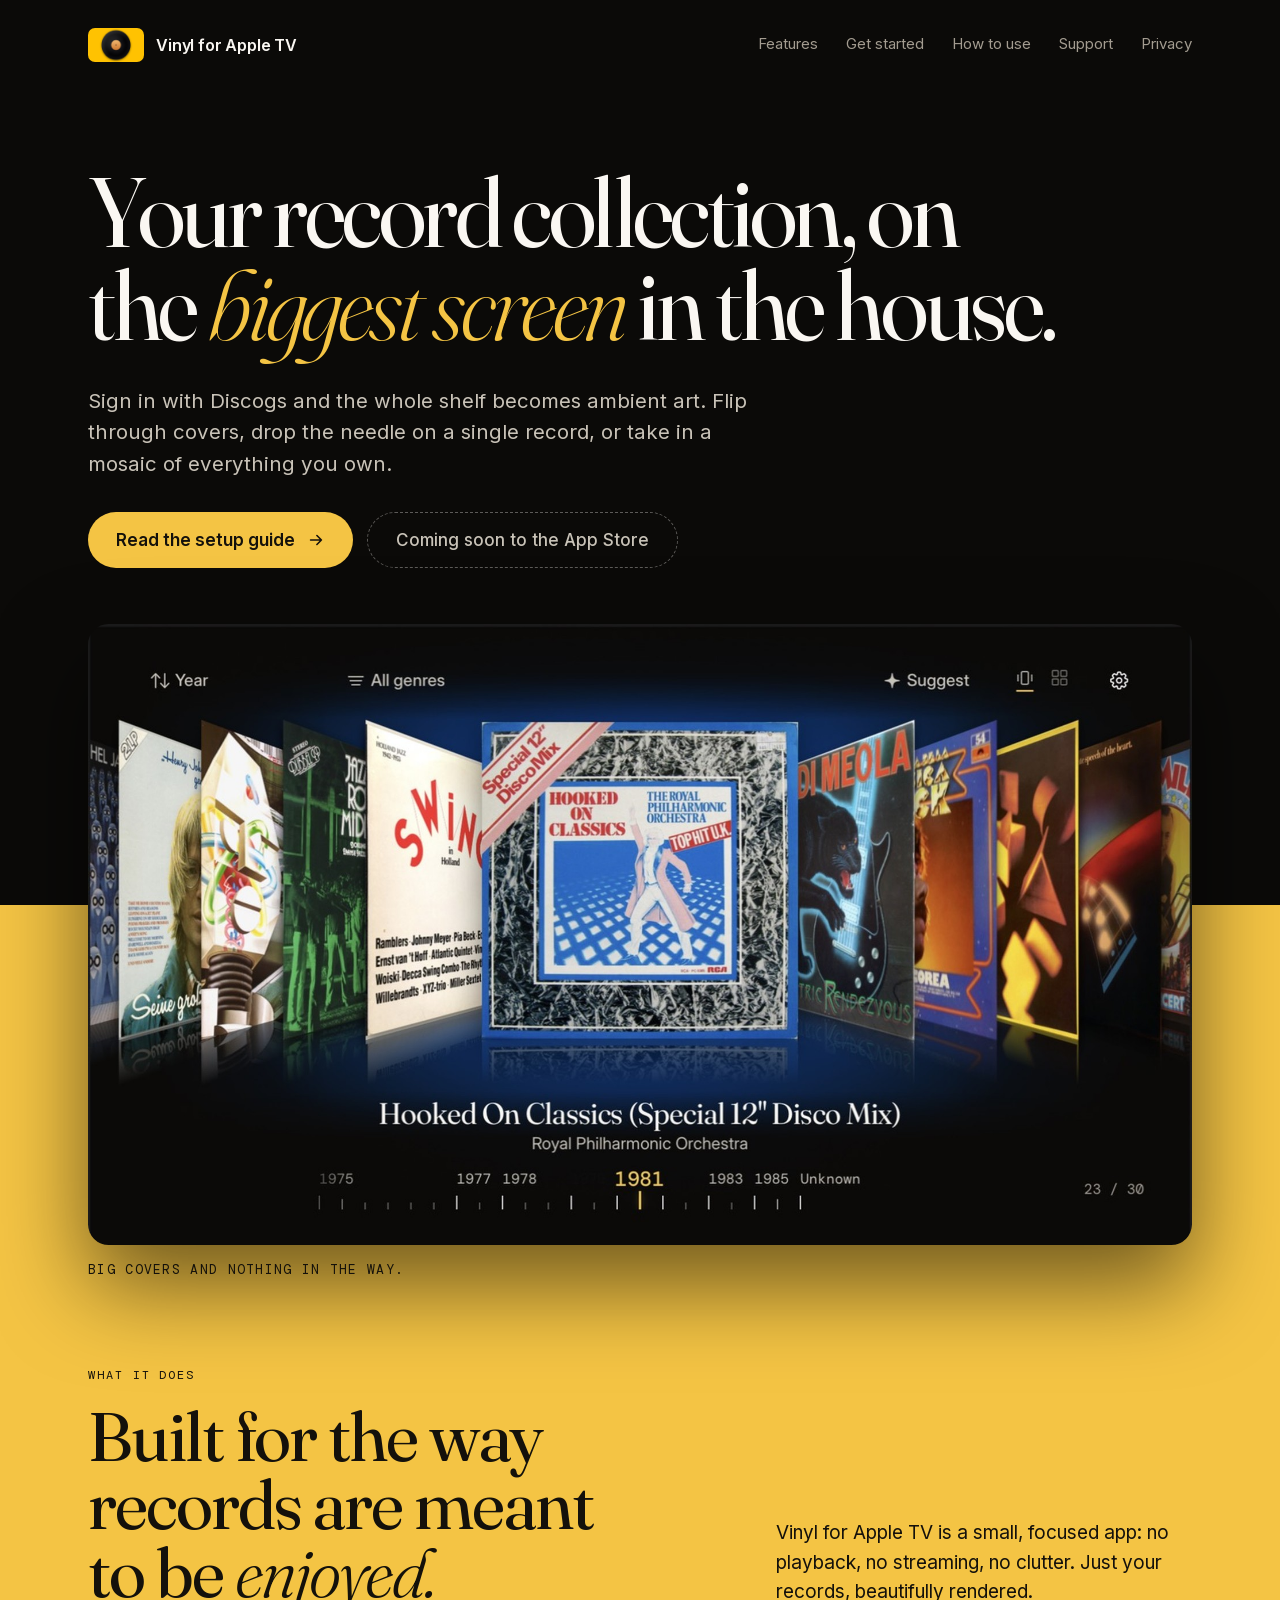
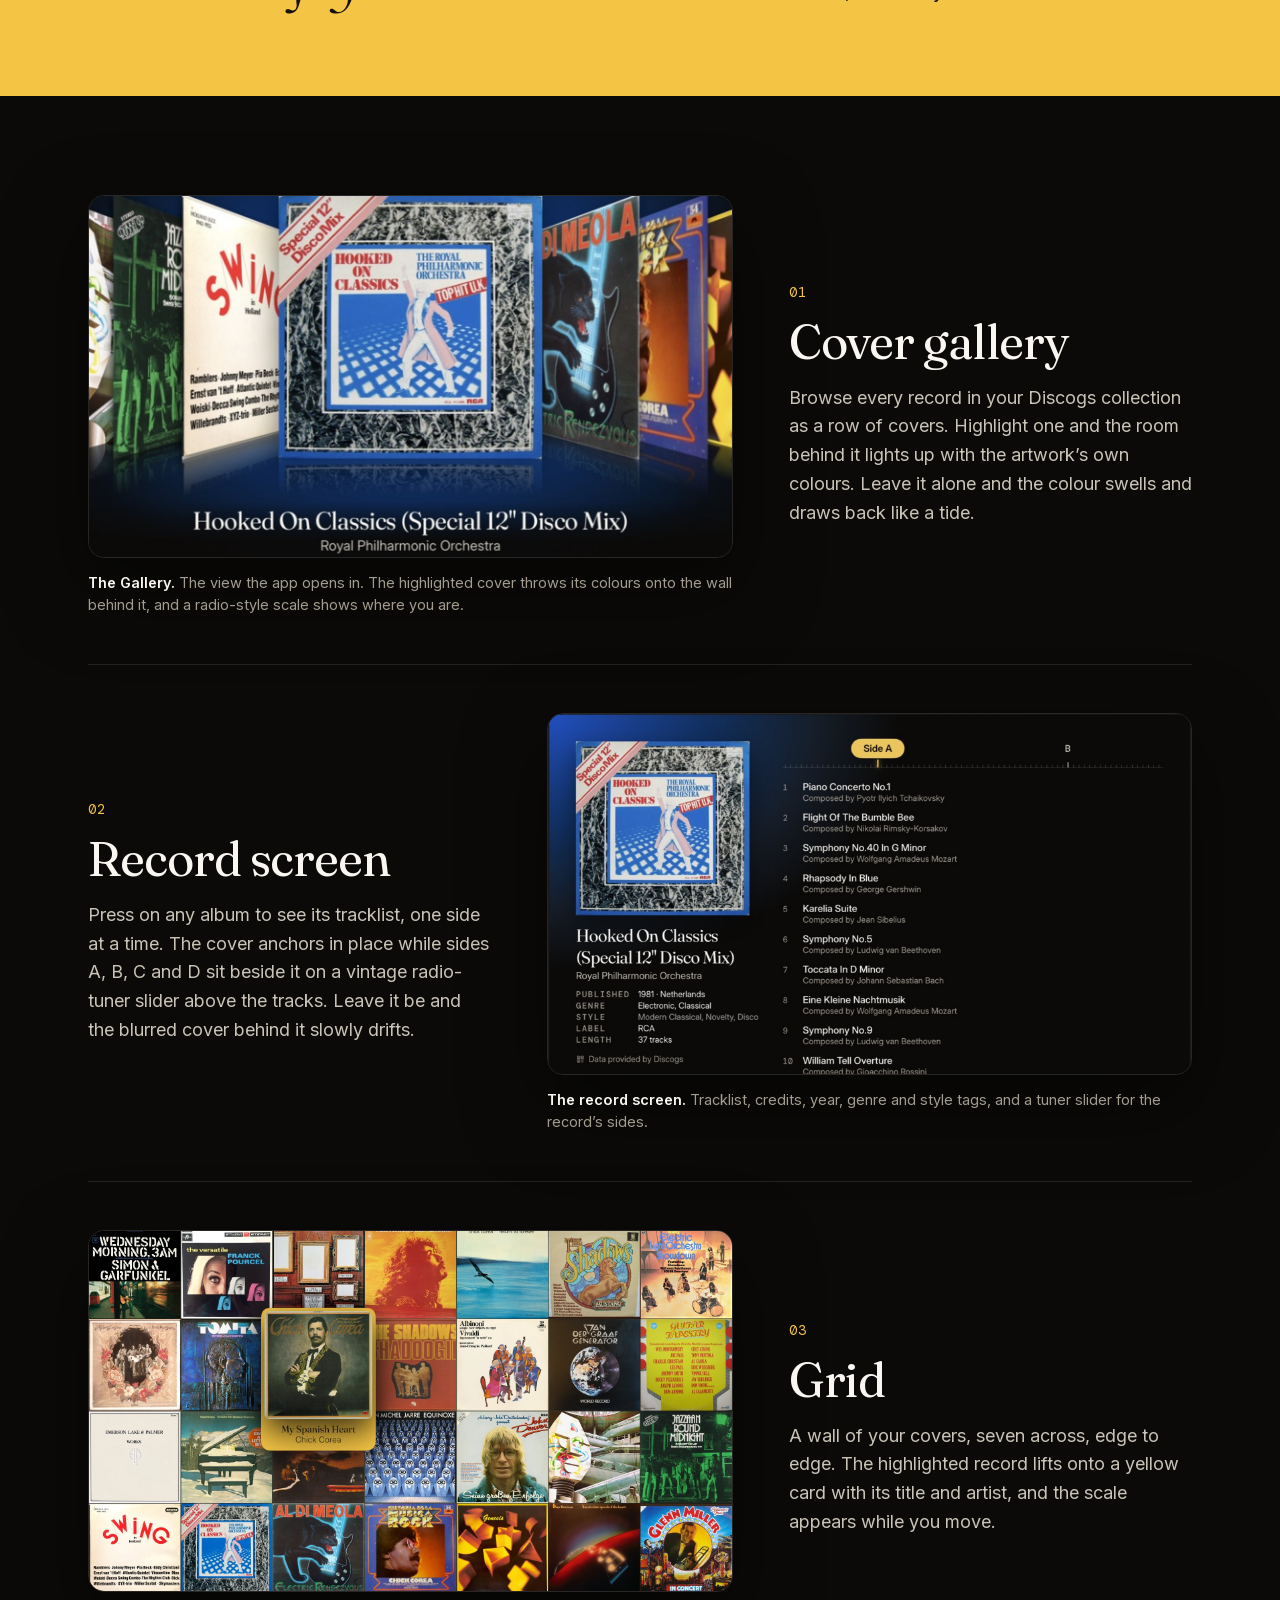
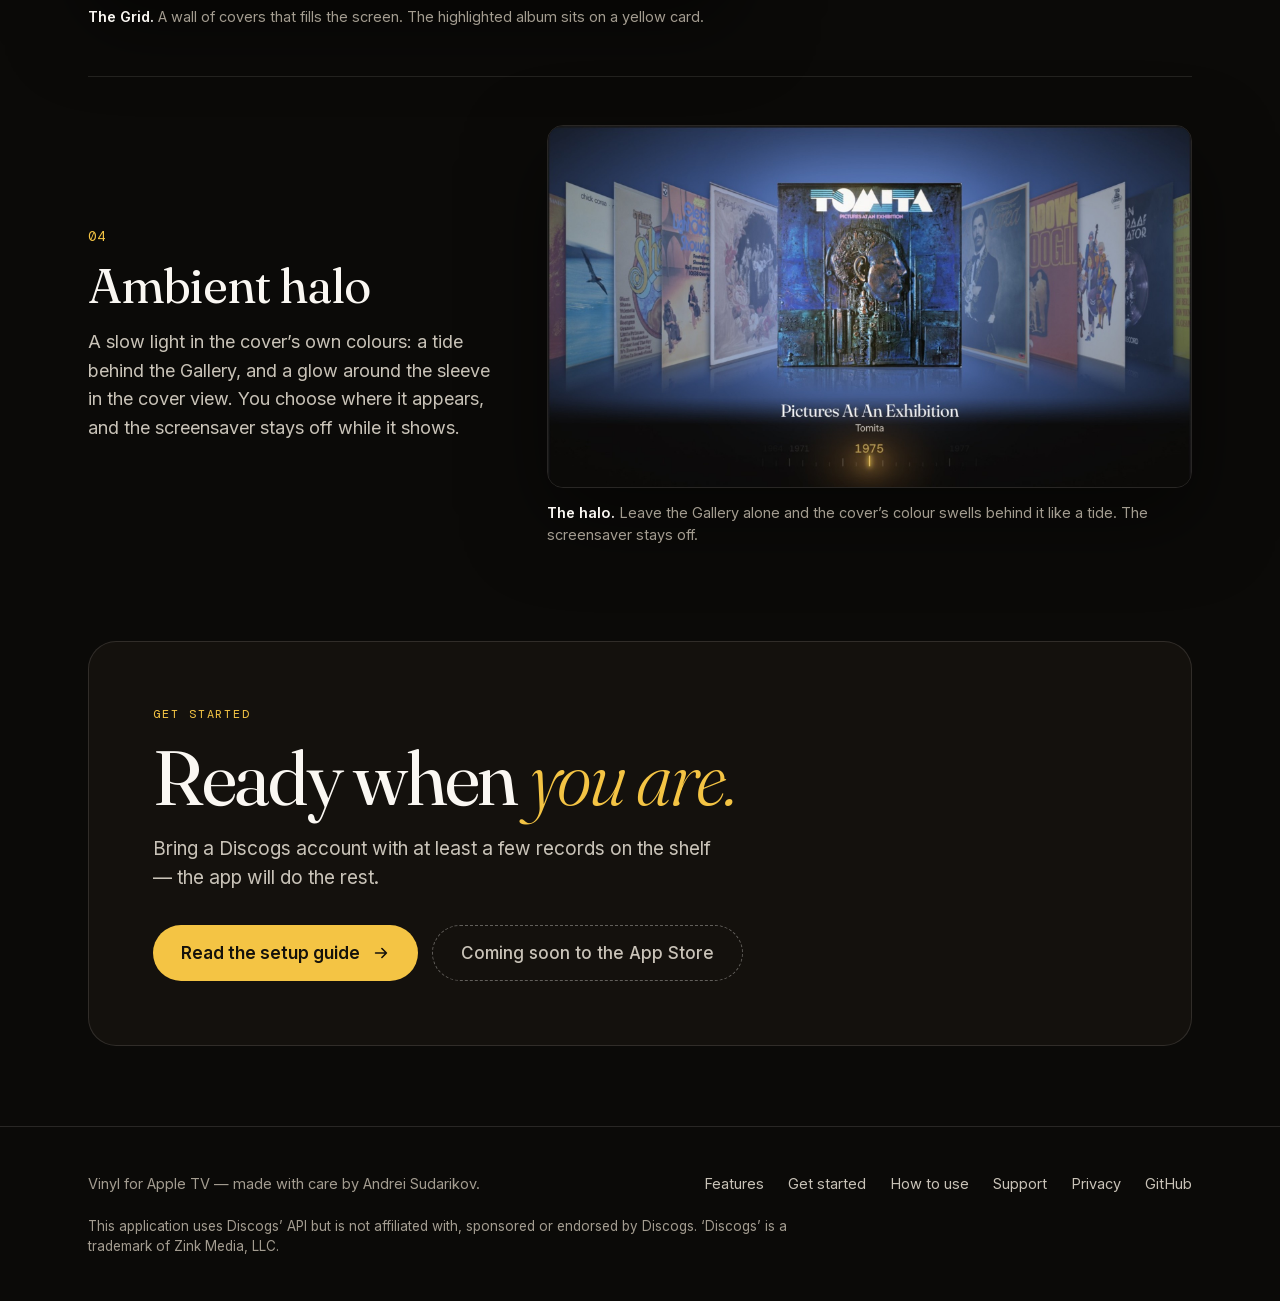
<file: docs/index.html>
<!doctype html>
<html lang="en">
<head>
  <meta charset="utf-8">
  <meta name="viewport" content="width=device-width, initial-scale=1, viewport-fit=cover">
  <title>Vinyl for Apple TV — Your Discogs collection on the big screen</title>
  <meta name="description" content="A native tvOS app that turns your Discogs vinyl collection into an ambient cover-art gallery for the living room.">
  <meta name="theme-color" content="#0b0a08">
  <meta property="og:title" content="Vinyl for Apple TV">
  <meta property="og:description" content="Your Discogs vinyl collection on the big screen — gallery, grid, halo, and a record screen with each album’s tracklist.">
  <meta property="og:image" content="https://andreisudarikov19.github.io/vinyl-art-apple-tv/assets/icon.png">
  <meta property="og:type" content="website">
  <link rel="icon" type="image/png" href="assets/icon.png">
  <link rel="apple-touch-icon" href="assets/icon.png">
  <link rel="stylesheet" href="styles.css">
</head>
<body>
<header class="container">
<div class="site-nav">
<a href="./" aria-current="page" class="site-nav__brand"><img width="512" height="307" src="assets/icon.png" alt="Vinyl for Apple TV icon" class="site-nav__icon"><span>Vinyl for Apple TV</span></a>
<nav aria-label="Main" class="site-nav__links">
<a href="#features" class="site-nav__link">Features</a>
<a href="get-started.html" class="site-nav__link">Get started</a>
<a href="how-to-use.html" class="site-nav__link">How to use</a>
<a href="support.html" class="site-nav__link">Support</a>
<a href="privacy.html" class="site-nav__link">Privacy</a>
</nav></div></header>
<main>
<div class="container">
<div class="home-hero">
<h1 class="home-hero__title">Your record collection, on the <em class="accent-em">biggest screen</em> in the house.</h1>
<p class="home-hero__lead">Sign in with Discogs and the whole shelf becomes ambient art. Flip through covers, drop the needle on a single record, or take in a mosaic of everything you own.</p>
<div class="cta-row"><a href="get-started.html" class="btn-primary">Read the setup guide<svg viewBox="0 0 20 20" width="18" height="18" aria-hidden="true" class="icon"><path d="M4 10h12M11 5l5 5-5 5" fill="none" stroke="currentColor" stroke-width="1.8" stroke-linecap="round" stroke-linejoin="round"/></svg></a><span class="btn-soon">Coming soon to the App Store</span></div>
</div></div>
<section id="features" class="band-yolk">
<div class="container">
<figure class="home-shot">
<img width="1920" height="1080" src="assets/screens/gallery.jpg" alt="The Gallery: a row of covers, with the highlighted record in the centre and its colours on the wall behind it" class="home-shot__img">
<figcaption class="home-shot__caption">Big covers and nothing in the way.</figcaption>
</figure>
<div class="statement">
<div class="statement__head">
<span class="eyebrow-dark">What it does</span>
<h2 class="statement__title">Built for the way records are meant to be <em class="em-light">enjoyed.</em></h2>
</div>
<p class="statement__lead">Vinyl for Apple TV is a small, focused app: no playback, no streaming, no clutter. Just your records, beautifully rendered.</p>
</div>
</div></section>
<div class="container">
<div class="features">
<div class="feature-row--first">
<figure class="feature__figure">
<div class="screenshot-crop"><img loading="lazy" width="1920" height="1080" src="assets/screens/gallery.jpg" alt="A close view of the Gallery, with the highlighted cover in the centre and its title and the scale below."></div>
<figcaption class="feature__caption"><strong class="ui-name">The Gallery.</strong> The view the app opens in. The highlighted cover throws its colours onto the wall behind it, and a radio-style scale shows where you are.</figcaption>
</figure>
<div class="feature__body">
<span class="feature__num">01</span>
<h3 class="feature__title">Cover gallery</h3>
<p class="feature__text">Browse every record in your Discogs collection as a row of covers. Highlight one and the room behind it lights up with the artwork’s own colours. Leave it alone and the colour swells and draws back like a tide.</p>
</div>
</div>
<div class="feature-row--flip">
<figure class="feature__figure">
<img loading="lazy" width="1920" height="1080" src="assets/screens/record.jpg" alt="The record screen: tracklist, credits, year, genre and style tags, and a tuner slider for the record’s sides" class="screenshot">
<figcaption class="feature__caption"><strong class="ui-name">The record screen.</strong> Tracklist, credits, year, genre and style tags, and a tuner slider for the record’s sides.</figcaption>
</figure>
<div class="feature__body">
<span class="feature__num">02</span>
<h3 class="feature__title">Record screen</h3>
<p class="feature__text">Press on any album to see its tracklist, one side at a time. The cover anchors in place while sides A, B, C and D sit beside it on a vintage radio-tuner slider above the tracks. Leave it be and the blurred cover behind it slowly drifts.</p>
</div>
</div>
<div class="feature-row">
<figure class="feature__figure">
<img loading="lazy" width="1920" height="1080" src="assets/screens/grid.jpg" alt="The Grid: a wall of covers that fills the screen, with the highlighted album on a yellow card" class="screenshot">
<figcaption class="feature__caption"><strong class="ui-name">The Grid.</strong> A wall of covers that fills the screen. The highlighted album sits on a yellow card.</figcaption>
</figure>
<div class="feature__body">
<span class="feature__num">03</span>
<h3 class="feature__title">Grid</h3>
<p class="feature__text">A wall of your covers, seven across, edge to edge. The highlighted record lifts onto a yellow card with its title and artist, and the scale appears while you move.</p>
</div>
</div>
<div class="feature-row--flip">
<figure class="feature__figure">
<img loading="lazy" width="1920" height="1080" src="assets/screens/halo.jpg" alt="The Gallery at rest: the toolbar gone, the cover’s colour risen behind the row of covers, and the needle of the scale glowing" class="screenshot">
<figcaption class="feature__caption"><strong class="ui-name">The halo.</strong> Leave the Gallery alone and the cover’s colour swells behind it like a tide. The screensaver stays off.</figcaption>
</figure>
<div class="feature__body">
<span class="feature__num">04</span>
<h3 class="feature__title">Ambient halo</h3>
<p class="feature__text">A slow light in the cover’s own colours: a tide behind the Gallery, and a glow around the sleeve in the cover view. You choose where it appears, and the screensaver stays off while it shows.</p>
</div>
</div>
</div>
<section class="closing">
<div class="band__body">
<span class="eyebrow">Get started</span>
<h2 class="closing__title">Ready when <em class="accent-em">you are.</em></h2>
<p class="closing__lead">Bring a Discogs account with at least a few records on the shelf — the app will do the rest.</p>
</div>
<div class="cta-row"><a href="get-started.html" class="btn-primary">Read the setup guide<svg viewBox="0 0 20 20" width="18" height="18" aria-hidden="true" class="icon"><path d="M4 10h12M11 5l5 5-5 5" fill="none" stroke="currentColor" stroke-width="1.8" stroke-linecap="round" stroke-linejoin="round"/></svg></a><span class="btn-soon">Coming soon to the App Store</span></div>
</section>
</div>
</main>
<div class="lightbox" hidden aria-hidden="true" role="dialog" aria-modal="true" aria-label="Screenshot viewer">
<button class="lightbox-close" type="button" aria-label="Close">
<svg viewBox="0 0 24 24" aria-hidden="true" focusable="false"><path d="M6 6L18 18M18 6L6 18" fill="none" stroke="currentColor" stroke-width="1.8" stroke-linecap="round"/></svg>
</button>
<div class="lightbox-stage">
<button class="lightbox-prev" type="button" aria-label="Previous screenshot">
<svg viewBox="0 0 24 24" aria-hidden="true" focusable="false"><path d="M14.5 6L8.5 12L14.5 18" fill="none" stroke="currentColor" stroke-width="1.8" stroke-linecap="round" stroke-linejoin="round"/></svg>
</button>
<img class="lightbox-img" alt="" width="1920" height="1080">
<button class="lightbox-next" type="button" aria-label="Next screenshot">
<svg viewBox="0 0 24 24" aria-hidden="true" focusable="false"><path d="M9.5 6L15.5 12L9.5 18" fill="none" stroke="currentColor" stroke-width="1.8" stroke-linecap="round" stroke-linejoin="round"/></svg>
</button>
</div>
<div class="lightbox-caption"></div>
</div>
<footer class="site-footer">
<div class="container">
<div class="site-footer__row">
<span>Vinyl for Apple TV — made with care by Andrei Sudarikov.</span>
<div class="site-footer__links">
<a href="#features" class="site-footer__link">Features</a>
<a href="get-started.html" class="site-footer__link">Get started</a>
<a href="how-to-use.html" class="site-footer__link">How to use</a>
<a href="support.html" class="site-footer__link">Support</a>
<a href="privacy.html" class="site-footer__link">Privacy</a>
<a href="https://github.com/andreisudarikov19/vinyl-art-apple-tv" class="site-footer__link">GitHub</a>
</div></div>
<p class="site-footer__notice">This application uses Discogs’ API but is not affiliated with, sponsored or endorsed by Discogs. ‘Discogs’ is a trademark of Zink Media, LLC.</p>
</div></footer>
<script>
(function () {
  const triggers = Array.from(document.querySelectorAll('.feature__figure img'));
  const overlay = document.querySelector('.lightbox');
  if (!triggers.length || !overlay) return;

  const root = document.documentElement;
  const imgEl = overlay.querySelector('.lightbox-img');
  const captionEl = overlay.querySelector('.lightbox-caption');
  const closeBtn = overlay.querySelector('.lightbox-close');
  const prevBtn = overlay.querySelector('.lightbox-prev');
  const nextBtn = overlay.querySelector('.lightbox-next');

  let currentIndex = -1;
  let lastFocus = null;
  let isOpen = false;
  let hideTimer = null;

  function show(index) {
    currentIndex = (index + triggers.length) % triggers.length;
    const src = triggers[currentIndex];
    imgEl.src = src.src;
    imgEl.alt = src.alt || '';
    const name = src.closest('.feature__figure').querySelector('.feature__caption .ui-name');
    captionEl.textContent = name ? name.textContent.replace(/\.$/, '') : (src.alt || '');
  }

  function open(index) {
    clearTimeout(hideTimer);
    lastFocus = document.activeElement;
    show(index);
    isOpen = true;
    overlay.hidden = false;
    overlay.setAttribute('aria-hidden', 'false');
    root.classList.add('lightbox-open');
    void overlay.offsetWidth; // commit the hidden state so the fade-in transition runs
    overlay.classList.add('is-open');
    closeBtn.focus();
  }

  function close() {
    if (!isOpen) return;
    isOpen = false;
    overlay.classList.remove('is-open');
    overlay.setAttribute('aria-hidden', 'true');
    root.classList.remove('lightbox-open');
    hideTimer = setTimeout(() => { overlay.hidden = true; imgEl.removeAttribute('src'); }, 200);
    if (lastFocus && typeof lastFocus.focus === 'function') lastFocus.focus();
  }

  triggers.forEach((img, i) => {
    img.classList.add('zoomable');
    img.tabIndex = 0;
    img.setAttribute('role', 'button');
    img.setAttribute('aria-label', 'View screenshot full size: ' + (img.alt || ''));
    img.addEventListener('click', () => open(i));
    img.addEventListener('keydown', (e) => {
      if (e.key === 'Enter' || e.key === ' ') {
        e.preventDefault();
        open(i);
      }
    });
  });

  closeBtn.addEventListener('click', close);
  prevBtn.addEventListener('click', () => show(currentIndex - 1));
  nextBtn.addEventListener('click', () => show(currentIndex + 1));
  overlay.addEventListener('click', (e) => {
    if (e.target === overlay) close();
  });
  document.addEventListener('keydown', (e) => {
    if (!isOpen) return;
    if (e.key === 'Escape') close();
    else if (e.key === 'ArrowLeft') show(currentIndex - 1);
    else if (e.key === 'ArrowRight') show(currentIndex + 1);
  });
})();
</script>
</body>
</html>
</file>
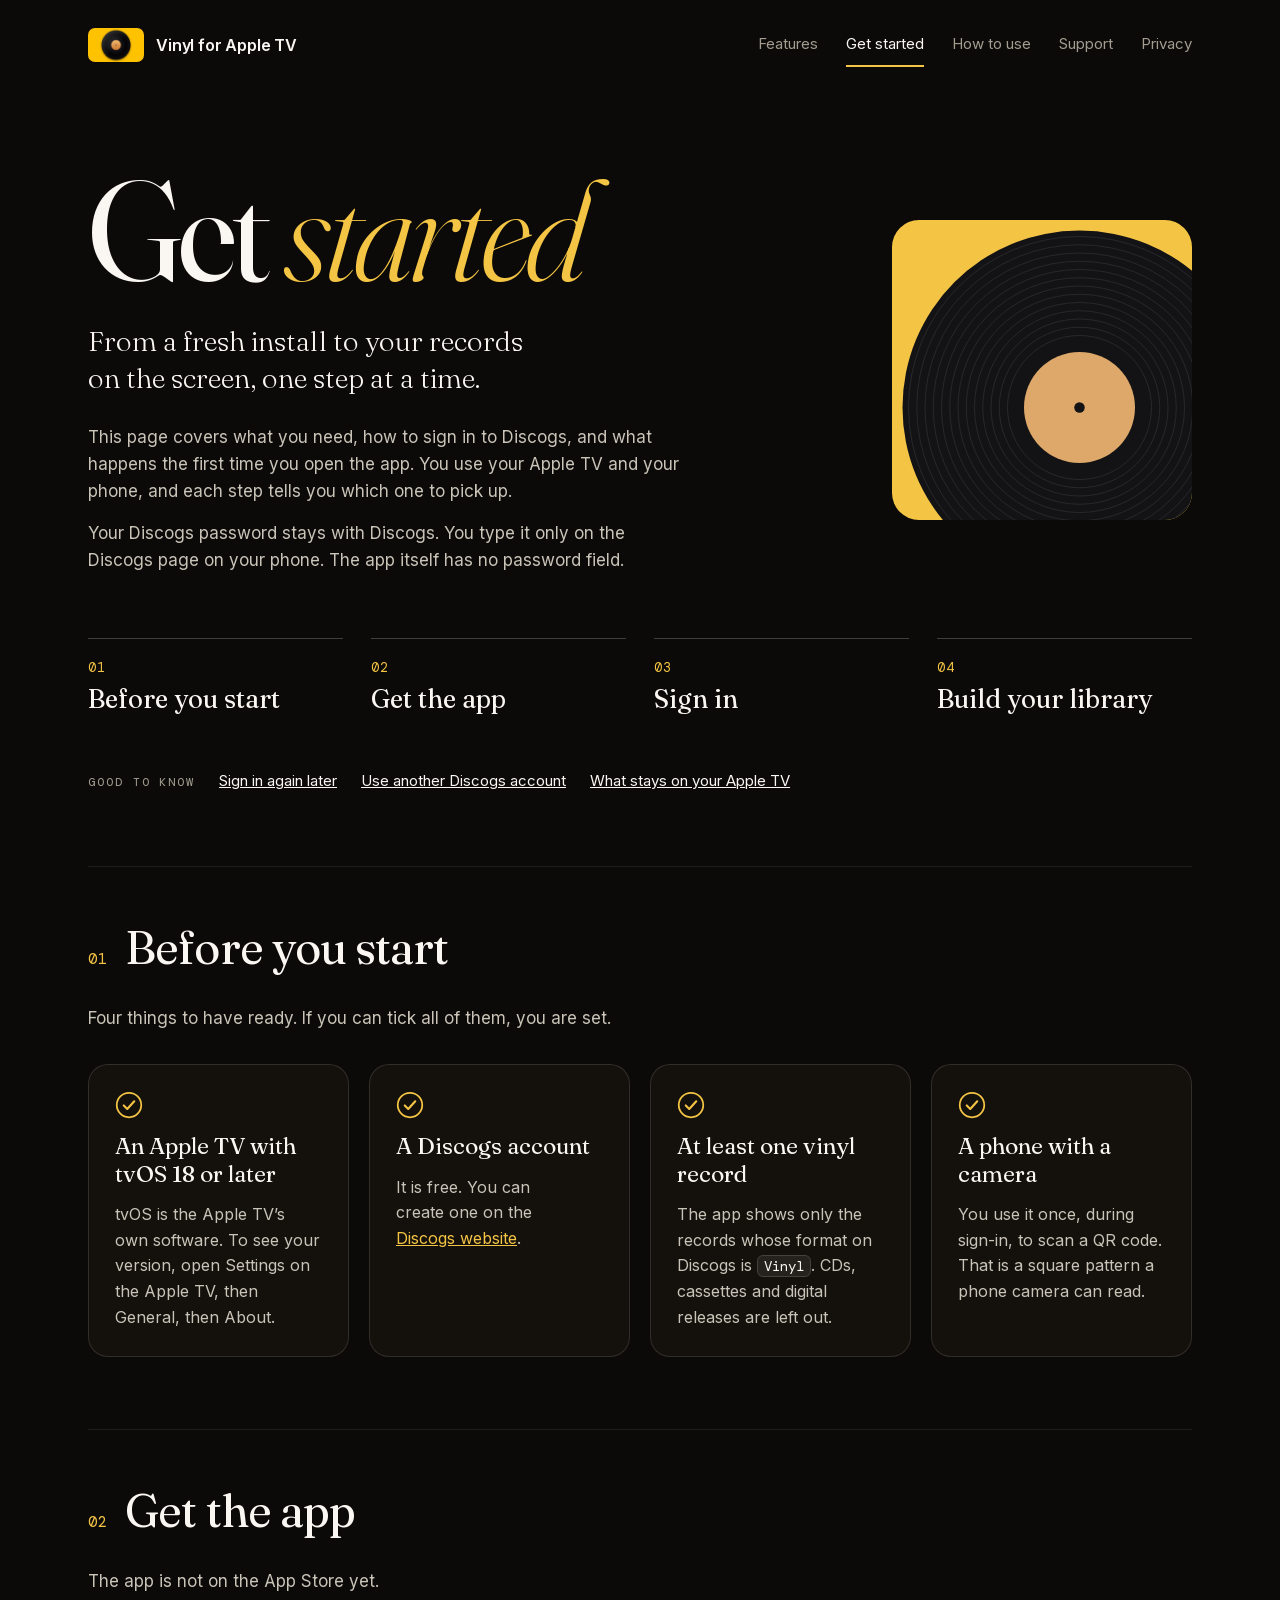
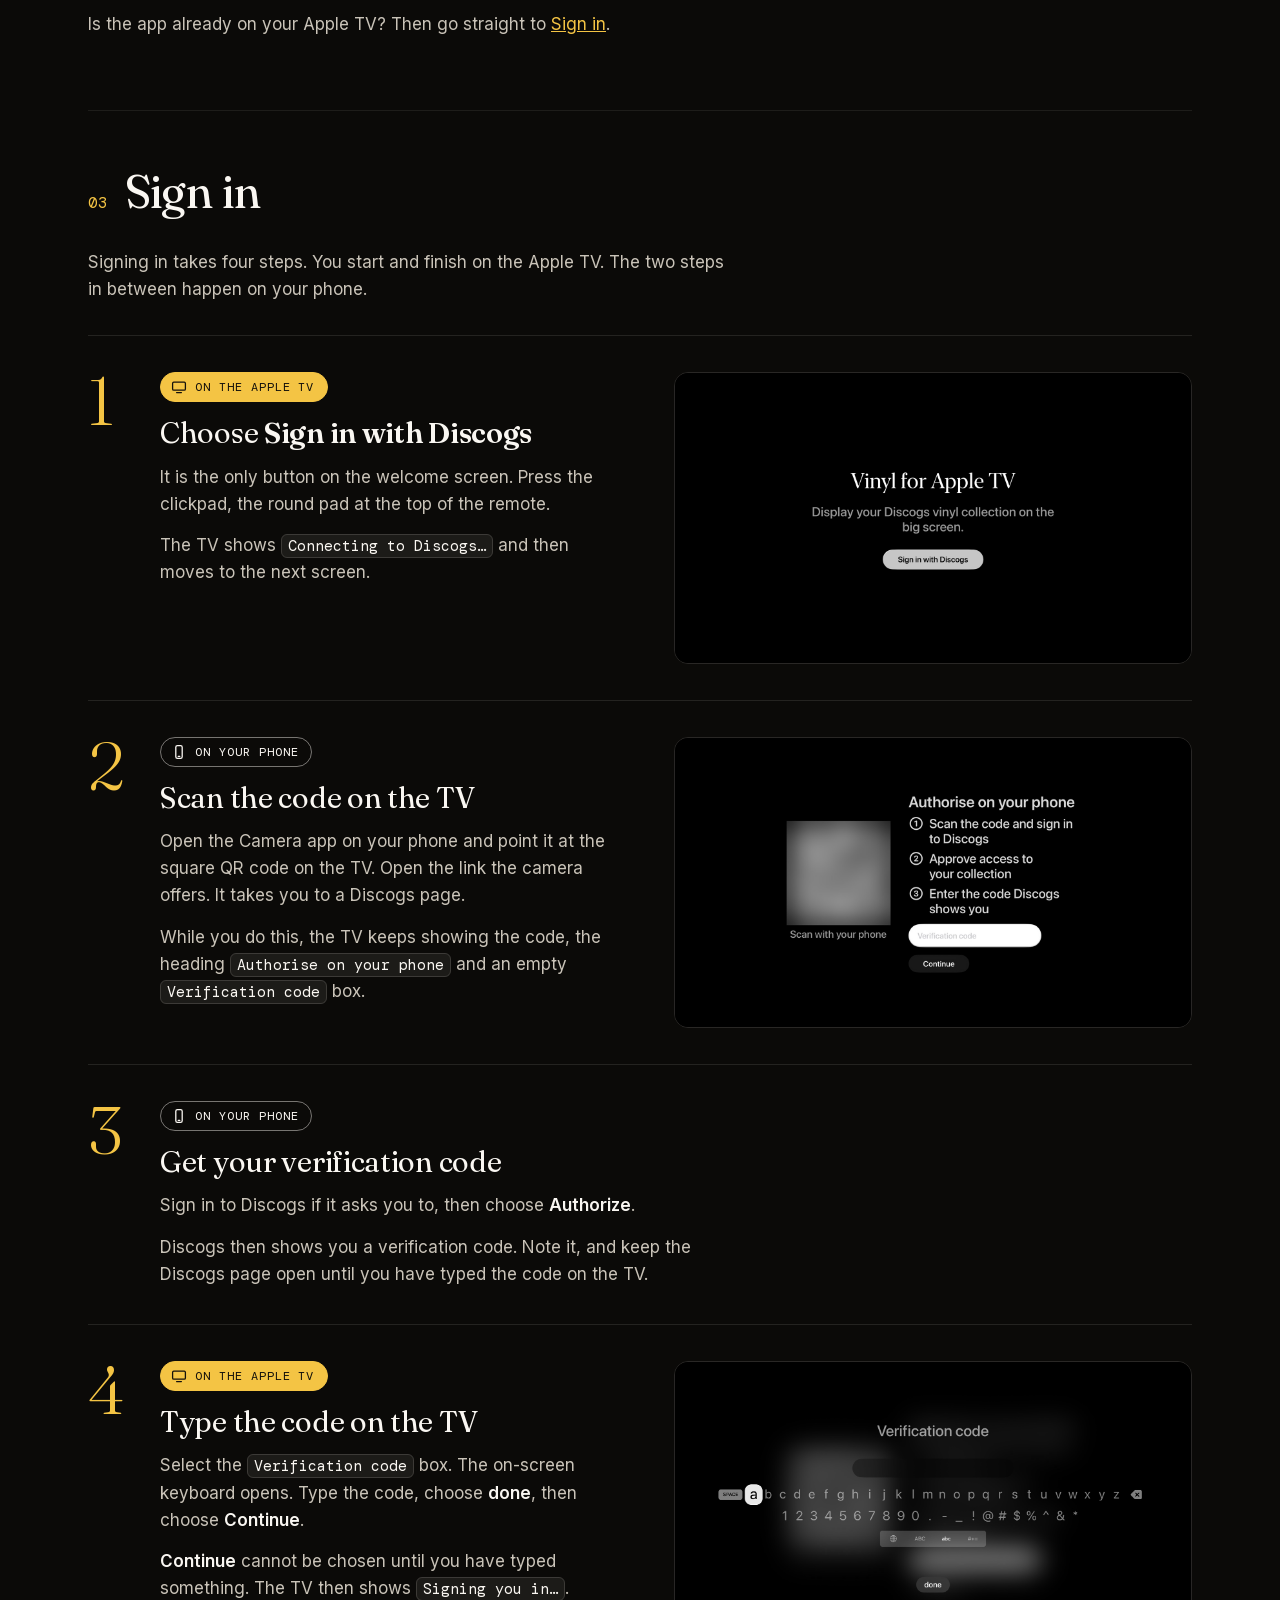
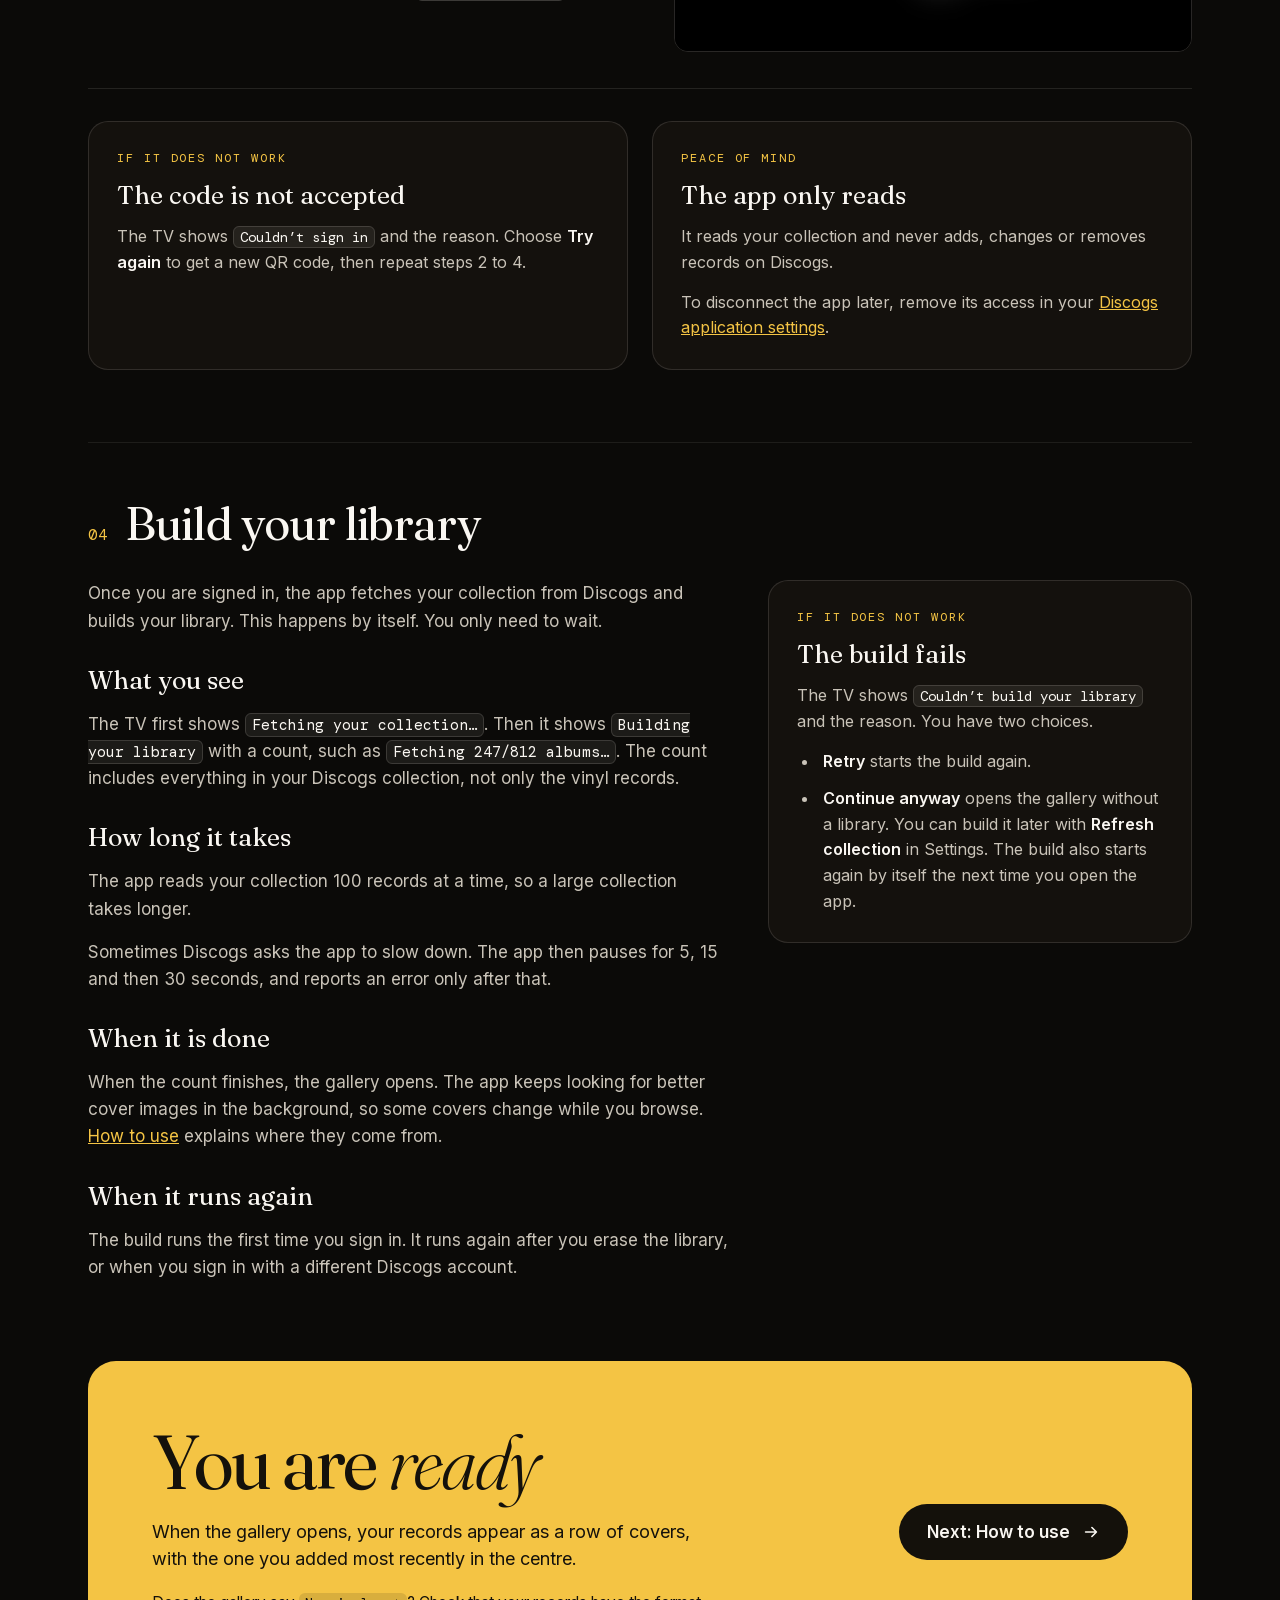
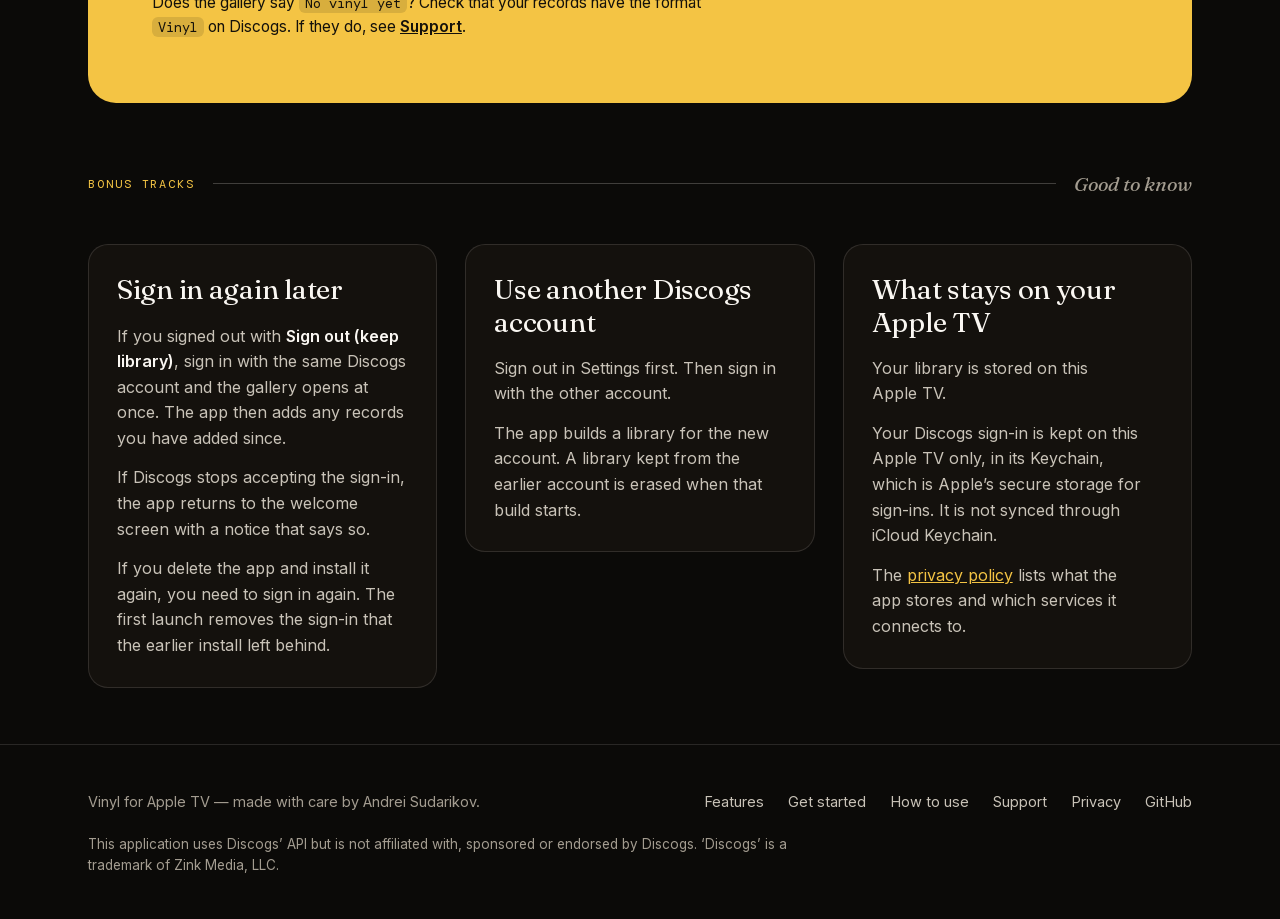
<file: docs/get-started.html>
<!doctype html>
<html lang="en">
<head>
  <meta charset="utf-8">
  <meta name="viewport" content="width=device-width, initial-scale=1, viewport-fit=cover">
  <title>Get started — Vinyl for Apple TV</title>
  <meta name="description" content="What you need, how to sign in to Discogs, and what happens when your Vinyl for Apple TV library is built.">
  <meta name="theme-color" content="#0b0a08">
  <meta property="og:title" content="Get started — Vinyl for Apple TV">
  <meta property="og:description" content="What you need, how to sign in to Discogs, and what happens when your Vinyl for Apple TV library is built.">
  <meta property="og:image" content="https://andreisudarikov19.github.io/vinyl-art-apple-tv/assets/icon.png">
  <meta property="og:type" content="website">
  <link rel="icon" type="image/png" href="assets/icon.png">
  <link rel="apple-touch-icon" href="assets/icon.png">
  <link rel="stylesheet" href="styles.css">
</head>
<body>
<header class="container">
<div class="site-nav">
<a href="./" class="site-nav__brand"><img width="512" height="307" src="assets/icon.png" alt="Vinyl for Apple TV icon" class="site-nav__icon"><span>Vinyl for Apple TV</span></a>
<nav aria-label="Main" class="site-nav__links">
<a href="index.html#features" class="site-nav__link">Features</a>
<a href="get-started.html" aria-current="page" class="site-nav__link--current">Get started</a>
<a href="how-to-use.html" class="site-nav__link">How to use</a>
<a href="support.html" class="site-nav__link">Support</a>
<a href="privacy.html" class="site-nav__link">Privacy</a>
</nav></div></header>
<main>
<div class="container">
<div class="hero">
<div class="hero__body">
<h1 class="hero__title">Get <em class="accent-em">started</em></h1>
<p class="hero__sub">From a fresh install to your records on the screen, one step at a time.</p>
<div class="hero__intro">
<p class="text">This page covers what you need, how to sign in to Discogs, and what happens the first time you open the app. You use your Apple TV and your phone, and each step tells you which one to pick up.</p>
<p class="text">Your Discogs password stays with Discogs. You type it only on the Discogs page on your phone. The app itself has no password field.</p>
</div></div>
<div class="hero__art"><img width="400" height="400" src="assets/record-tile.svg" alt="" class="hero__art-img"></div>
</div>
<nav aria-label="Steps" class="stepnav">
<div class="stepnav__grid">
<a href="#before-you-start" class="stepnav__link"><span class="num">01</span><span class="stepnav__name">Before you start</span></a>
<a href="#getting-the-app" class="stepnav__link"><span class="num">02</span><span class="stepnav__name">Get the app</span></a>
<a href="#sign-in" class="stepnav__link"><span class="num">03</span><span class="stepnav__name">Sign in</span></a>
<a href="#build-library" class="stepnav__link"><span class="num">04</span><span class="stepnav__name">Build your library</span></a>
</div>
<div class="stepnav__more">
<span class="stepnav__more-label">Good to know</span>
<a href="#sign-in-again" class="stepnav__more-link">Sign in again later</a>
<a href="#another-account" class="stepnav__more-link">Use another Discogs account</a>
<a href="#what-stays-on-your-apple-tv" class="stepnav__more-link">What stays on your Apple TV</a>
</div></nav>
<section id="before-you-start" class="screen">
<div class="screen__head"><span class="screen__code">01</span><h2 class="section-title">Before you start</h2></div>
<div class="lede-wrap"><p class="text">Four things to have ready. If you can tick all of them, you are set.</p></div>
<ul class="checklist">
<li class="check-card"><svg viewBox="0 0 24 24" width="28" height="28" aria-hidden="true" class="check-card__icon"><circle cx="12" cy="12" r="10.5" fill="none" stroke="#F4C444" stroke-width="1.5"/><path d="M7.5 12.4l3 3 6-6.6" fill="none" stroke="#F4C444" stroke-width="1.8" stroke-linecap="round" stroke-linejoin="round"/></svg><strong class="check-card__title">An Apple TV with tvOS 18 or later</strong><span class="check-card__text">tvOS is the Apple TV’s own software. To see your version, open Settings on the Apple TV, then General, then About.</span></li>
<li class="check-card"><svg viewBox="0 0 24 24" width="28" height="28" aria-hidden="true" class="check-card__icon"><circle cx="12" cy="12" r="10.5" fill="none" stroke="#F4C444" stroke-width="1.5"/><path d="M7.5 12.4l3 3 6-6.6" fill="none" stroke="#F4C444" stroke-width="1.8" stroke-linecap="round" stroke-linejoin="round"/></svg><strong class="check-card__title">A Discogs account</strong><span class="check-card__text">It is free. You can create one on the <a href="https://www.discogs.com">Discogs website</a>.</span></li>
<li class="check-card"><svg viewBox="0 0 24 24" width="28" height="28" aria-hidden="true" class="check-card__icon"><circle cx="12" cy="12" r="10.5" fill="none" stroke="#F4C444" stroke-width="1.5"/><path d="M7.5 12.4l3 3 6-6.6" fill="none" stroke="#F4C444" stroke-width="1.8" stroke-linecap="round" stroke-linejoin="round"/></svg><strong class="check-card__title">At least one vinyl record</strong><span class="check-card__text">The app shows only the records whose format on Discogs is <code class="ui-value">Vinyl</code>. CDs, cassettes and digital releases are left out.</span></li>
<li class="check-card"><svg viewBox="0 0 24 24" width="28" height="28" aria-hidden="true" class="check-card__icon"><circle cx="12" cy="12" r="10.5" fill="none" stroke="#F4C444" stroke-width="1.5"/><path d="M7.5 12.4l3 3 6-6.6" fill="none" stroke="#F4C444" stroke-width="1.8" stroke-linecap="round" stroke-linejoin="round"/></svg><strong class="check-card__title">A phone with a camera</strong><span class="check-card__text">You use it once, during sign-in, to scan a QR code. That is a square pattern a phone camera can read.</span></li>
</ul>
</section>
<section id="getting-the-app" class="screen">
<div class="screen__head"><span class="screen__code">02</span><h2 class="section-title">Get the app</h2></div>
<div class="prose">
<p class="text">The app is not on the App Store yet.</p>
<p class="text">Is the app already on your Apple TV? Then go straight to <a href="#sign-in">Sign in</a>.</p>
</div>
</section>
<section id="sign-in" class="screen">
<div class="screen__head"><span class="screen__code">03</span><h2 class="section-title">Sign in</h2></div>
<div class="lede-wrap"><p class="text">Signing in takes four steps. You start and finish on the Apple TV. The two steps in between happen on your phone.</p></div>
<ol class="signin-steps">
<li class="signin-step">
<div class="signin-step__main">
<span class="signin-step__num">1</span>
<div class="signin-step__body">
<span class="chip--tv"><svg viewBox="0 0 20 20" width="16" height="16" aria-hidden="true" class="icon"><rect x="2" y="4" width="16" height="10" rx="1.5" fill="none" stroke="currentColor" stroke-width="1.6"/><path d="M7 17h6" stroke="currentColor" stroke-width="1.6" stroke-linecap="round"/></svg>On the Apple TV</span>
<h3 class="signin-step__title">Choose <strong class="ui-name">Sign in with Discogs</strong></h3>
<p class="text">It is the only button on the welcome screen. Press the clickpad, the round pad at the top of the remote.</p>
<p class="text">The TV shows <code class="ui-value">Connecting to Discogs…</code> and then moves to the next screen.</p>
</div></div>
<img loading="lazy" width="1600" height="900" src="assets/screens/onboarding/welcome.jpg" alt="The welcome screen: the title Vinyl for Apple TV, a subtitle, and a single Sign in with Discogs button." class="signin-step__img">
</li>
<li class="signin-step">
<div class="signin-step__main">
<span class="signin-step__num">2</span>
<div class="signin-step__body">
<span class="chip--phone"><svg viewBox="0 0 20 20" width="16" height="16" aria-hidden="true" class="icon"><rect x="6" y="2" width="8" height="16" rx="2" fill="none" stroke="currentColor" stroke-width="1.6"/><path d="M9 15.5h2" stroke="currentColor" stroke-width="1.4" stroke-linecap="round"/></svg>On your phone</span>
<h3 class="signin-step__title">Scan the code on the TV</h3>
<p class="text">Open the Camera app on your phone and point it at the square QR code on the TV. Open the link the camera offers. It takes you to a Discogs page.</p>
<p class="text">While you do this, the TV keeps showing the code, the heading <code class="ui-value">Authorise on your phone</code> and an empty <code class="ui-value">Verification code</code> box.</p>
</div></div>
<img loading="lazy" width="1600" height="900" src="assets/screens/onboarding/authorize.jpg" alt="The Authorise on your phone screen: a blurred QR code on the left, and three numbered steps, an empty Verification code field and a Continue button on the right." class="signin-step__img">
</li>
<li class="signin-step">
<div class="signin-step__main">
<span class="signin-step__num">3</span>
<div class="signin-step__body">
<span class="chip--phone"><svg viewBox="0 0 20 20" width="16" height="16" aria-hidden="true" class="icon"><rect x="6" y="2" width="8" height="16" rx="2" fill="none" stroke="currentColor" stroke-width="1.6"/><path d="M9 15.5h2" stroke="currentColor" stroke-width="1.4" stroke-linecap="round"/></svg>On your phone</span>
<h3 class="signin-step__title">Get your verification code</h3>
<p class="text">Sign in to Discogs if it asks you to, then choose <strong class="ui-name">Authorize</strong>.</p>
<p class="text">Discogs then shows you a verification code. Note it, and keep the Discogs page open until you have typed the code on the TV.</p>
</div></div>
</li>
<li class="signin-step">
<div class="signin-step__main">
<span class="signin-step__num">4</span>
<div class="signin-step__body">
<span class="chip--tv"><svg viewBox="0 0 20 20" width="16" height="16" aria-hidden="true" class="icon"><rect x="2" y="4" width="16" height="10" rx="1.5" fill="none" stroke="currentColor" stroke-width="1.6"/><path d="M7 17h6" stroke="currentColor" stroke-width="1.6" stroke-linecap="round"/></svg>On the Apple TV</span>
<h3 class="signin-step__title">Type the code on the TV</h3>
<p class="text">Select the <code class="ui-value">Verification code</code> box. The on-screen keyboard opens. Type the code, choose <strong class="ui-name">done</strong>, then choose <strong class="ui-name">Continue</strong>.</p>
<p class="text"><strong class="ui-name">Continue</strong> cannot be chosen until you have typed something. The TV then shows <code class="ui-value">Signing you in…</code>.</p>
</div></div>
<img loading="lazy" width="1600" height="900" src="assets/screens/onboarding/keyboard.jpg" alt="The on-screen keyboard under the Verification code heading, with rows of letters, digits and symbols, and a done key." class="signin-step__img">
</li>
</ol>
<div class="panels">
<aside class="panel">
<span class="eyebrow">If it does not work</span>
<h3 class="panel__title">The code is not accepted</h3>
<p class="text-sm">The TV shows <code class="ui-value">Couldn’t sign in</code> and the reason. Choose <strong class="ui-name">Try again</strong> to get a new QR code, then repeat steps 2 to 4.</p>
</aside>
<aside class="panel">
<span class="eyebrow">Peace of mind</span>
<h3 class="panel__title">The app only reads</h3>
<p class="text-sm">It reads your collection and never adds, changes or removes records on Discogs.</p><p class="text-sm">To disconnect the app later, remove its access in your <a href="https://www.discogs.com/settings/applications">Discogs application settings</a>.</p>
</aside>
</div>
</section>
<section id="build-library" class="screen">
<div class="screen__head"><span class="screen__code">04</span><h2 class="section-title">Build your library</h2></div>
<div class="screen__cols">
<div class="screen__main--prose">
<p class="text">Once you are signed in, the app fetches your collection from Discogs and builds your library. This happens by itself. You only need to wait.</p>
<h3 class="subhead">What you see</h3>
<p class="text">The TV first shows <code class="ui-value">Fetching your collection…</code>. Then it shows <code class="ui-value">Building your library</code> with a count, such as <code class="ui-value">Fetching 247/812 albums…</code>. The count includes everything in your Discogs collection, not only the vinyl records.</p>
<h3 class="subhead">How long it takes</h3>
<p class="text">The app reads your collection 100 records at a time, so a large collection takes longer.</p>
<p class="text">Sometimes Discogs asks the app to slow down. The app then pauses for 5, 15 and then 30 seconds, and reports an error only after that.</p>
<h3 class="subhead">When it is done</h3>
<p class="text">When the count finishes, the gallery opens. The app keeps looking for better cover images in the background, so some covers change while you browse. <a href="how-to-use.html#cover-art">How to use</a> explains where they come from.</p>
<h3 class="subhead">When it runs again</h3>
<p class="text">The build runs the first time you sign in. It runs again after you erase the library, or when you sign in with a different Discogs account.</p>
</div>
<aside class="panel--side">
<span class="eyebrow">If it does not work</span>
<h3 class="panel__title">The build fails</h3>
<p class="text-sm">The TV shows <code class="ui-value">Couldn’t build your library</code> and the reason. You have two choices.</p>
<ul class="options">
<li class="options__item"><strong class="ui-name">Retry</strong> starts the build again.</li>
<li class="options__item"><strong class="ui-name">Continue anyway</strong> opens the gallery without a library. You can build it later with <strong class="ui-name">Refresh collection</strong> in Settings. The build also starts again by itself the next time you open the app.</li>
</ul>
</aside>
</div>
</section>
<section class="band-ready">
<div class="band__body">
<h2 class="band__title">You are <em class="em-light">ready</em></h2>
<p class="band__lead">When the gallery opens, your records appear as a row of covers, with the one you added most recently in the centre.</p>
<p class="band__note">Does the gallery say <code class="ui-value--on-yolk">No vinyl yet</code>? Check that your records have the format <code class="ui-value--on-yolk">Vinyl</code> on Discogs. If they do, see <a href="support.html" class="link-on-yolk">Support</a>.</p>
</div>
<a href="how-to-use.html" class="btn-dark">Next: How to use<svg viewBox="0 0 20 20" width="18" height="18" aria-hidden="true" class="icon"><path d="M4 10h12M11 5l5 5-5 5" fill="none" stroke="currentColor" stroke-width="1.8" stroke-linecap="round" stroke-linejoin="round"/></svg></a>
</section>
<div class="side-rule"><span class="eyebrow">Bonus tracks</span><span aria-hidden="true" class="side-rule__line"></span><span class="side-rule__name">Good to know</span></div>
<div class="card-grid">
<section id="sign-in-again" class="card">
<h2 class="card__title">Sign in again later</h2>
<p class="text-sm">If you signed out with <strong class="ui-name">Sign out (keep library)</strong>, sign in with the same Discogs account and the gallery opens at once. The app then adds any records you have added since.</p>
<p class="text-sm">If Discogs stops accepting the sign-in, the app returns to the welcome screen with a notice that says so.</p>
<p class="text-sm">If you delete the app and install it again, you need to sign in again. The first launch removes the sign-in that the earlier install left behind.</p>
</section>
<section id="another-account" class="card">
<h2 class="card__title">Use another Discogs account</h2>
<p class="text-sm">Sign out in Settings first. Then sign in with the other account.</p>
<p class="text-sm">The app builds a library for the new account. A library kept from the earlier account is erased when that build starts.</p>
</section>
<section id="what-stays-on-your-apple-tv" class="card">
<h2 class="card__title">What stays on your Apple TV</h2>
<p class="text-sm">Your library is stored on this Apple TV.</p>
<p class="text-sm">Your Discogs sign-in is kept on this Apple TV only, in its Keychain, which is Apple’s secure storage for sign-ins. It is not synced through iCloud Keychain.</p>
<p class="text-sm">The <a href="privacy.html">privacy policy</a> lists what the app stores and which services it connects to.</p>
</section>
</div>
</div>
</main>
<footer class="site-footer">
<div class="container">
<div class="site-footer__row">
<span>Vinyl for Apple TV — made with care by Andrei Sudarikov.</span>
<div class="site-footer__links">
<a href="index.html#features" class="site-footer__link">Features</a>
<a href="get-started.html" class="site-footer__link">Get started</a>
<a href="how-to-use.html" class="site-footer__link">How to use</a>
<a href="support.html" class="site-footer__link">Support</a>
<a href="privacy.html" class="site-footer__link">Privacy</a>
<a href="https://github.com/andreisudarikov19/vinyl-art-apple-tv" class="site-footer__link">GitHub</a>
</div></div>
<p class="site-footer__notice">This application uses Discogs’ API but is not affiliated with, sponsored or endorsed by Discogs. ‘Discogs’ is a trademark of Zink Media, LLC.</p>
</div></footer>
</body>
</html>
</file>
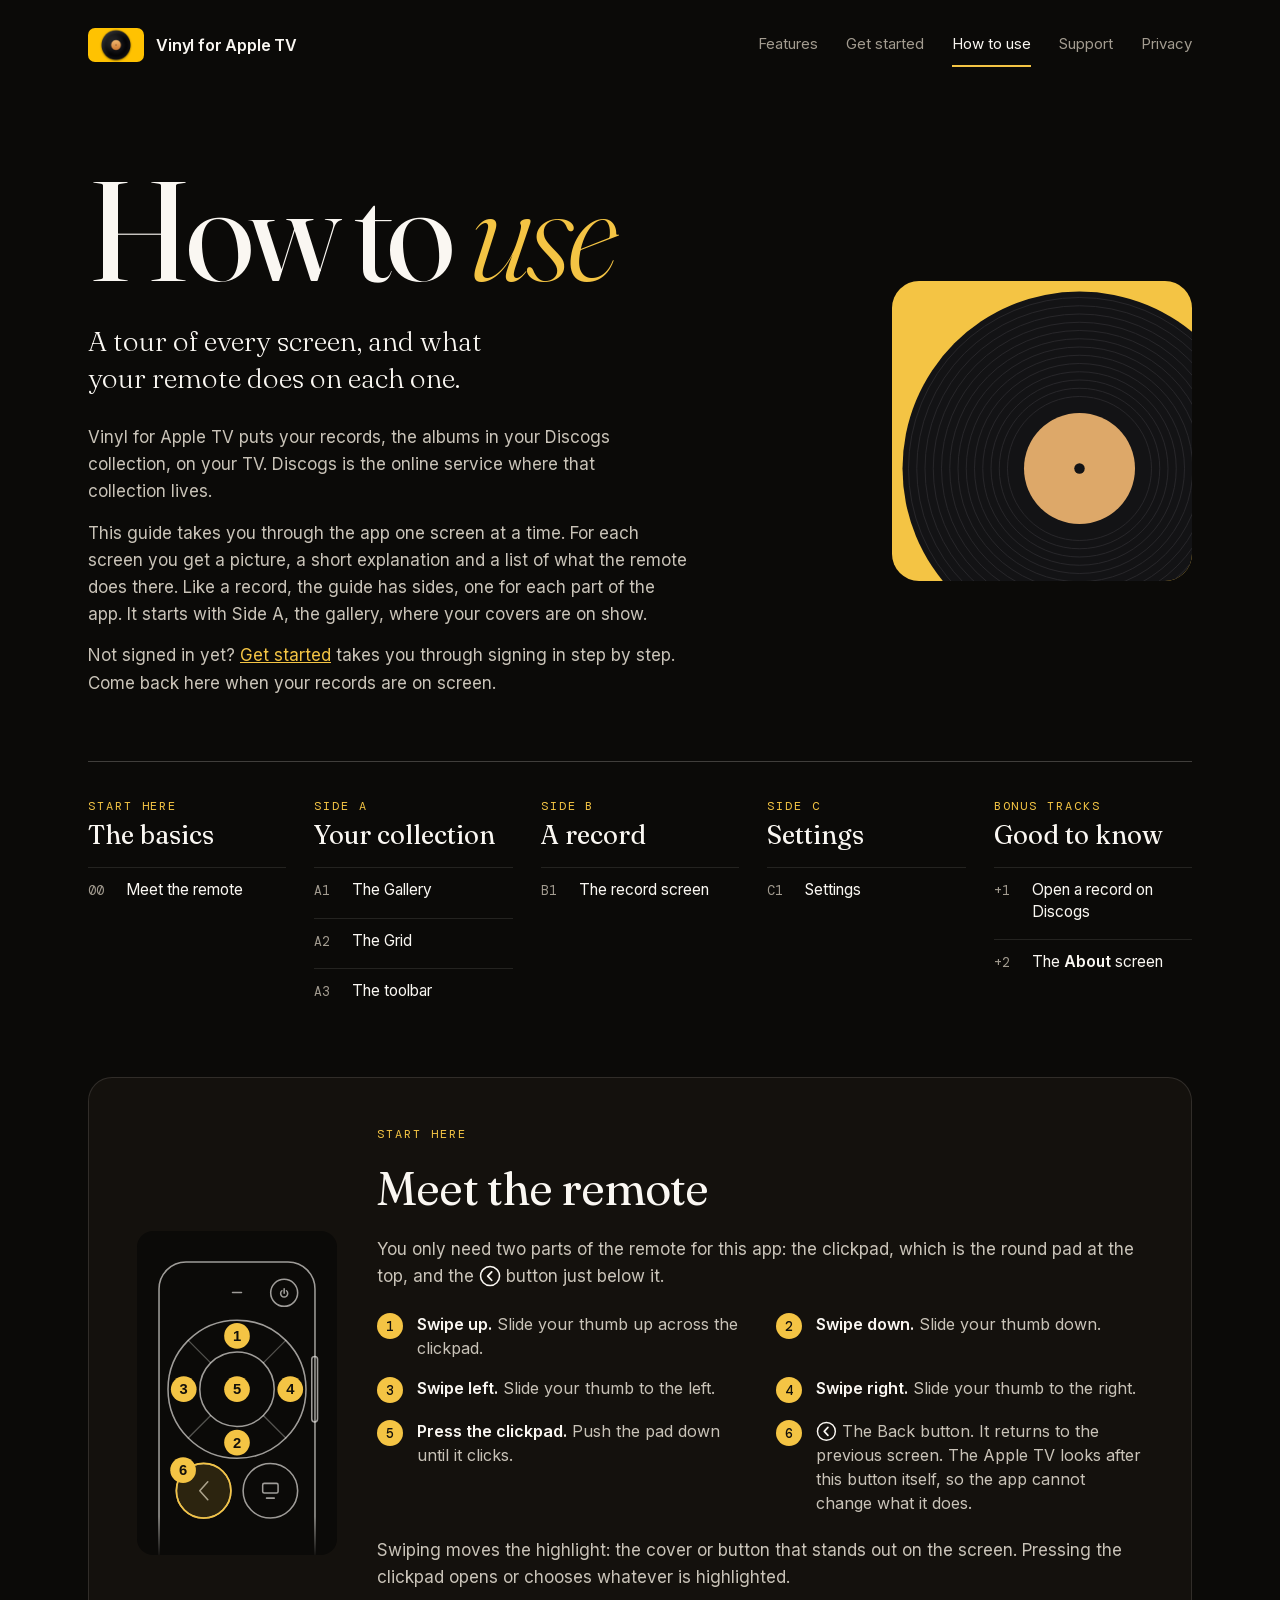
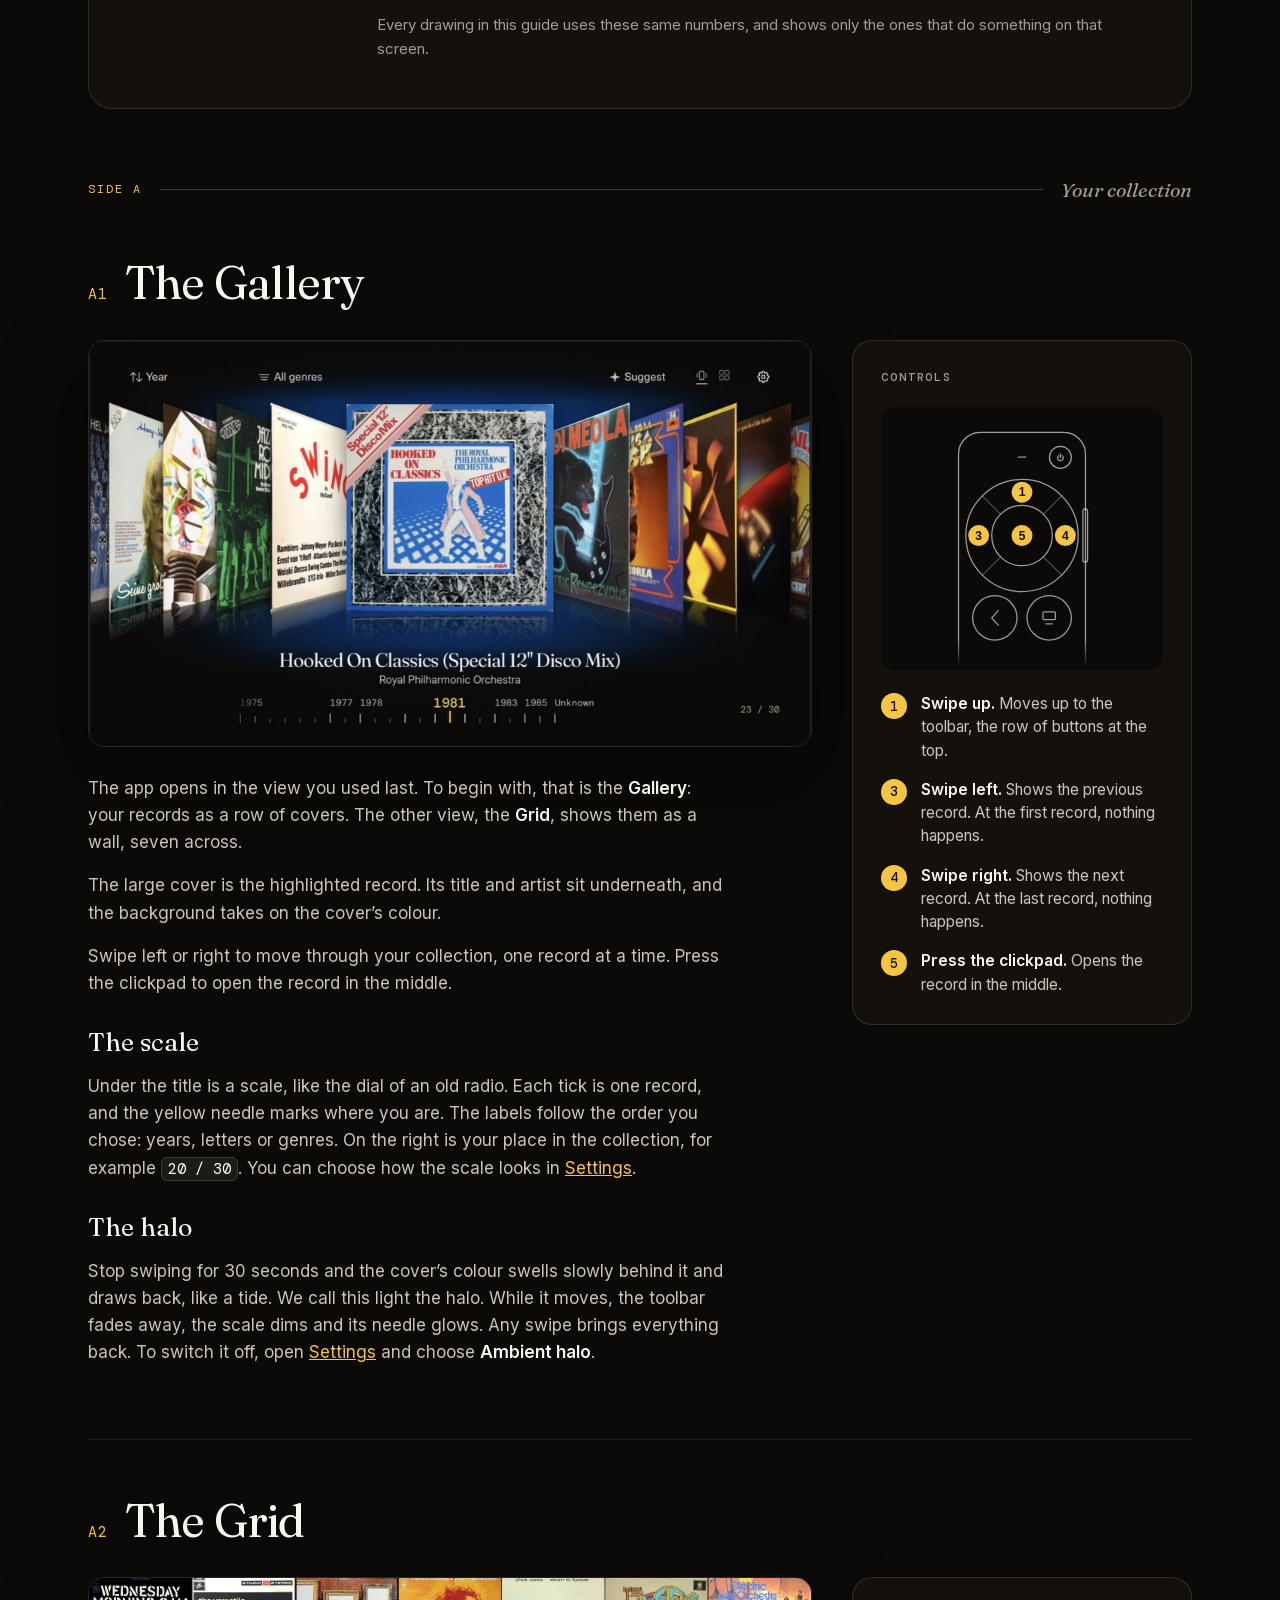
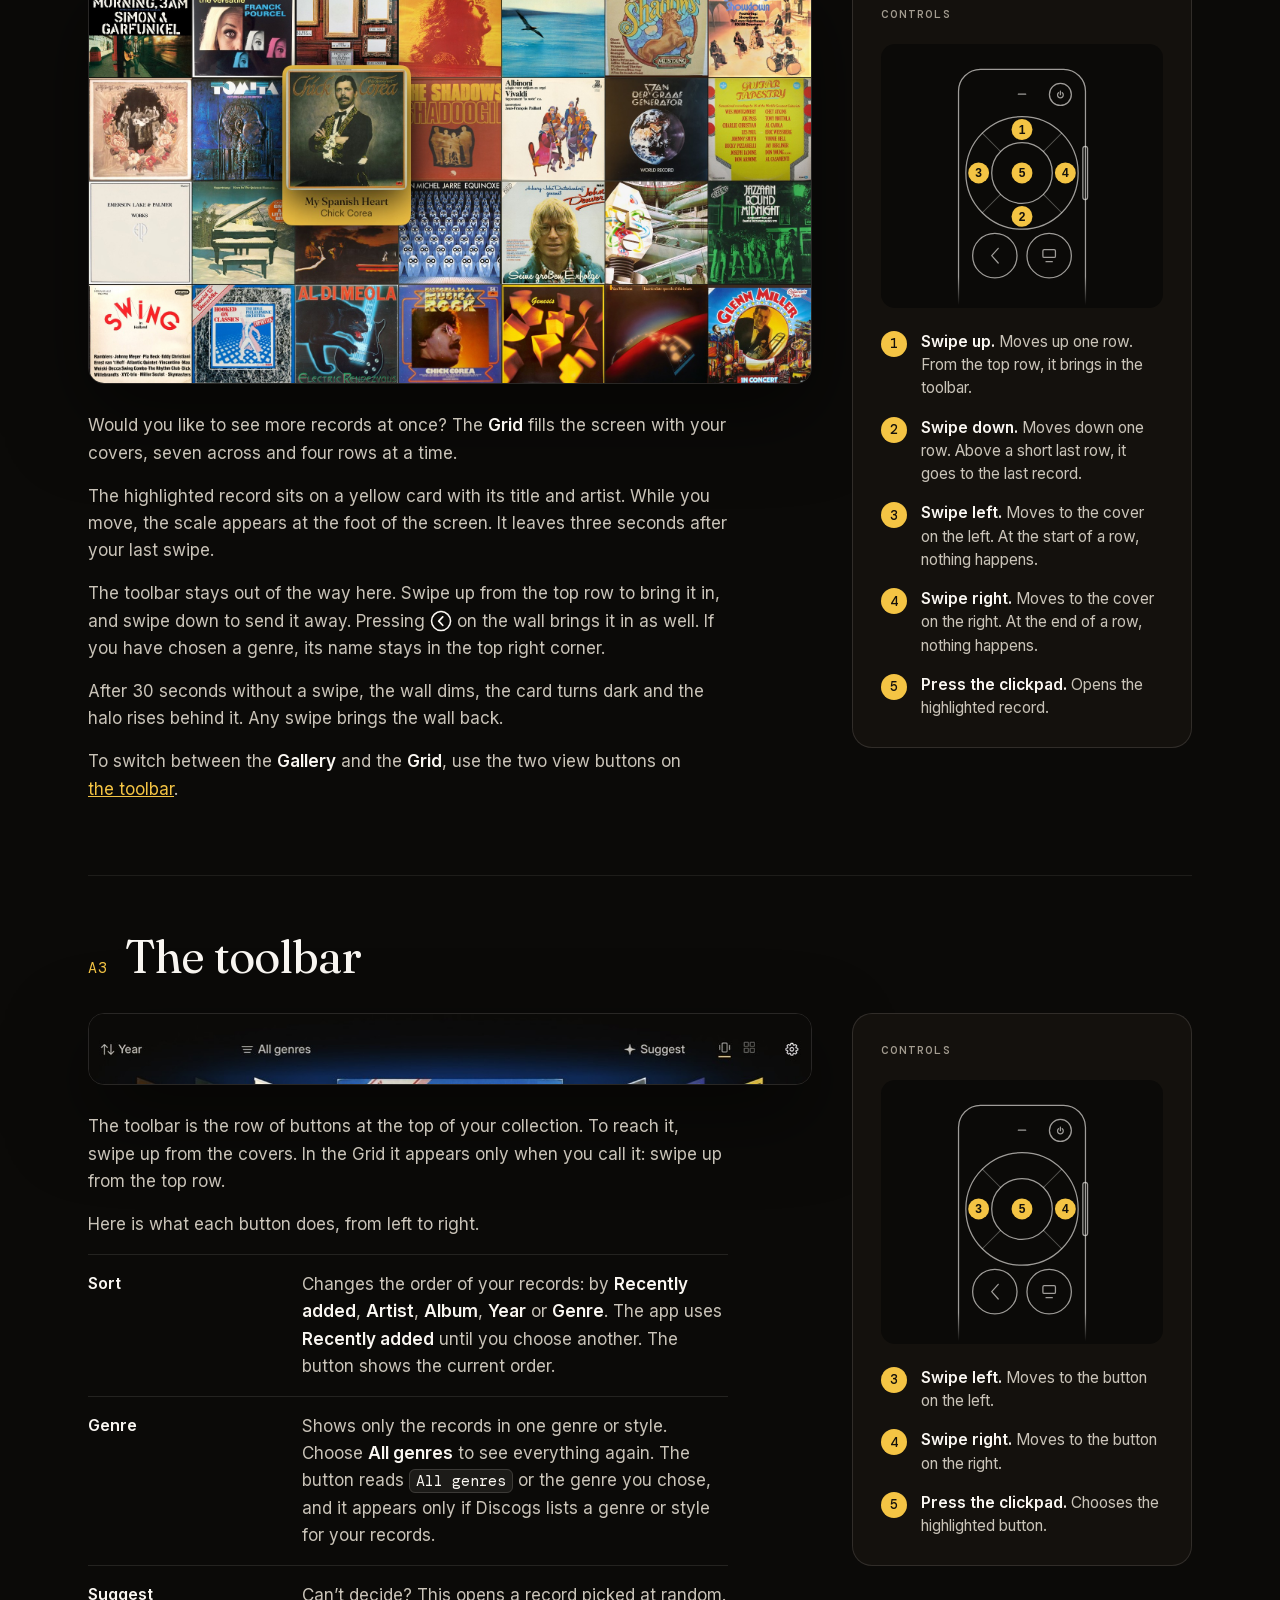
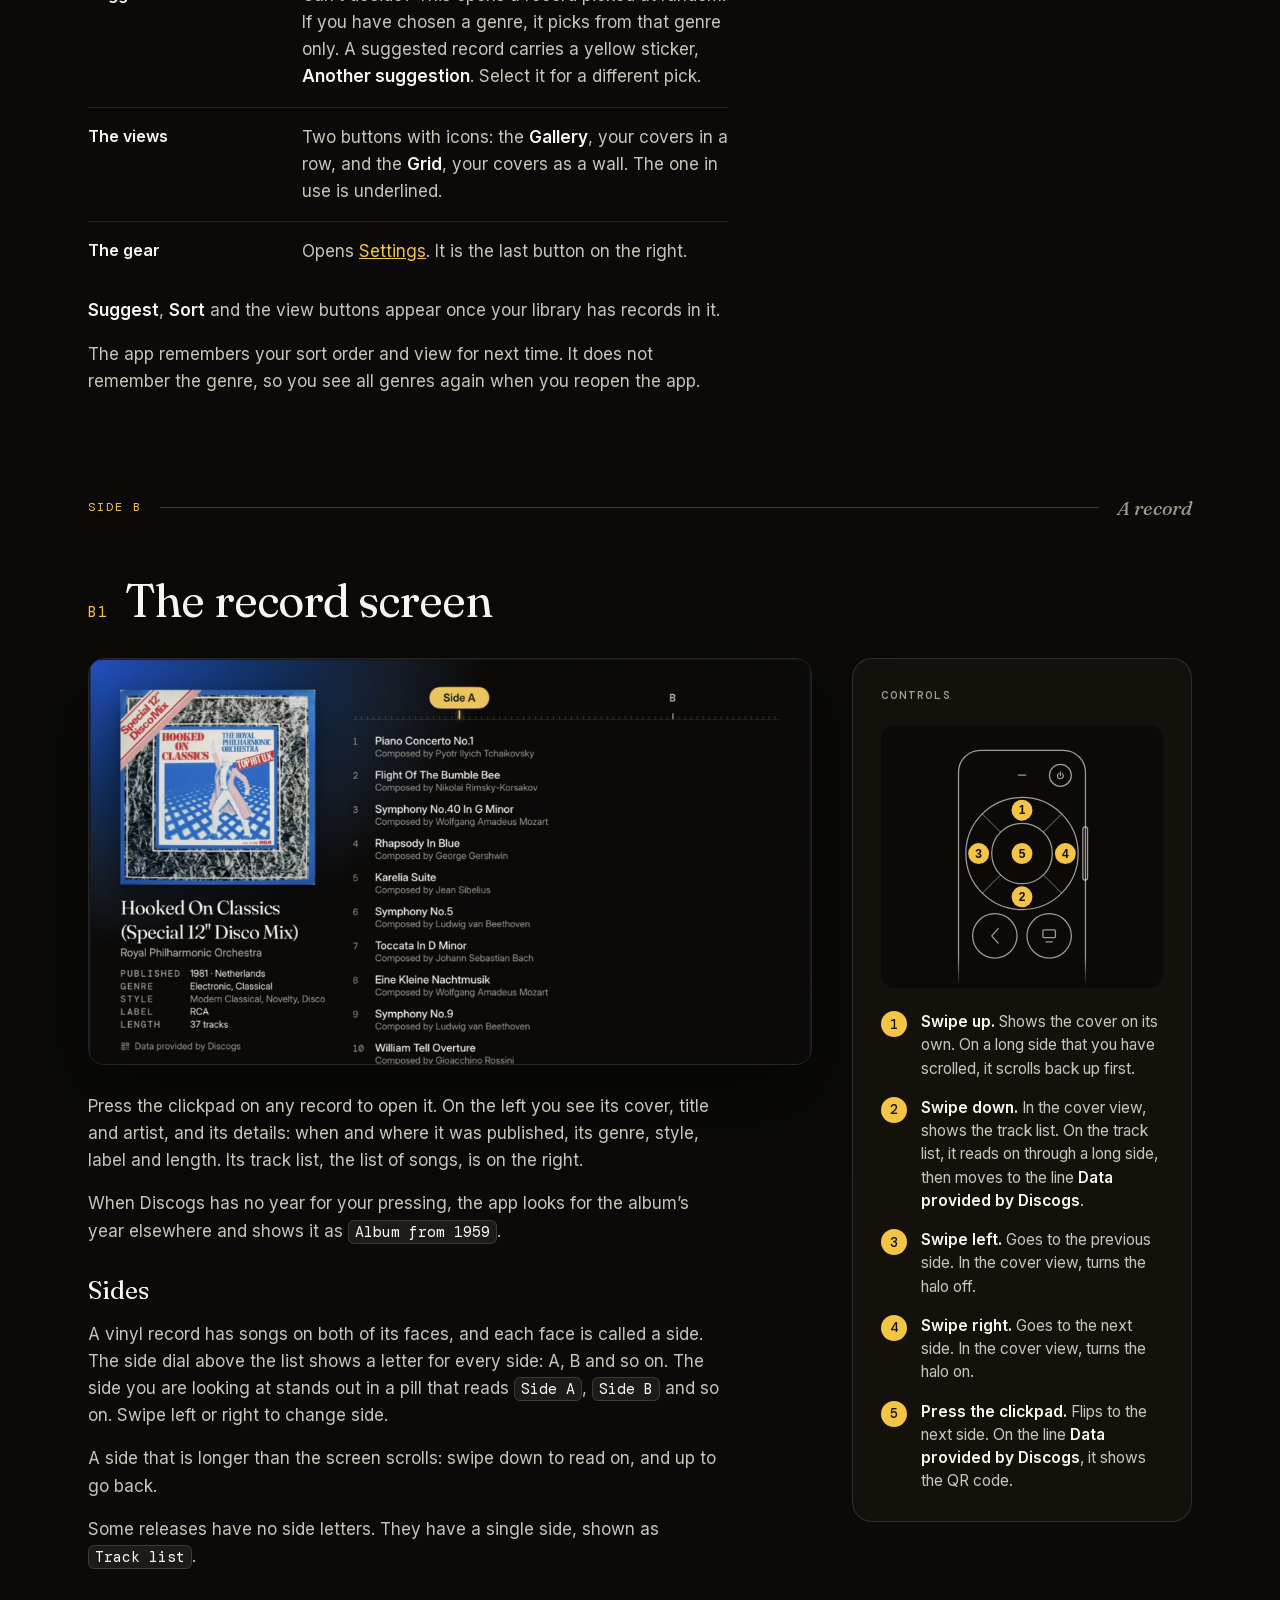
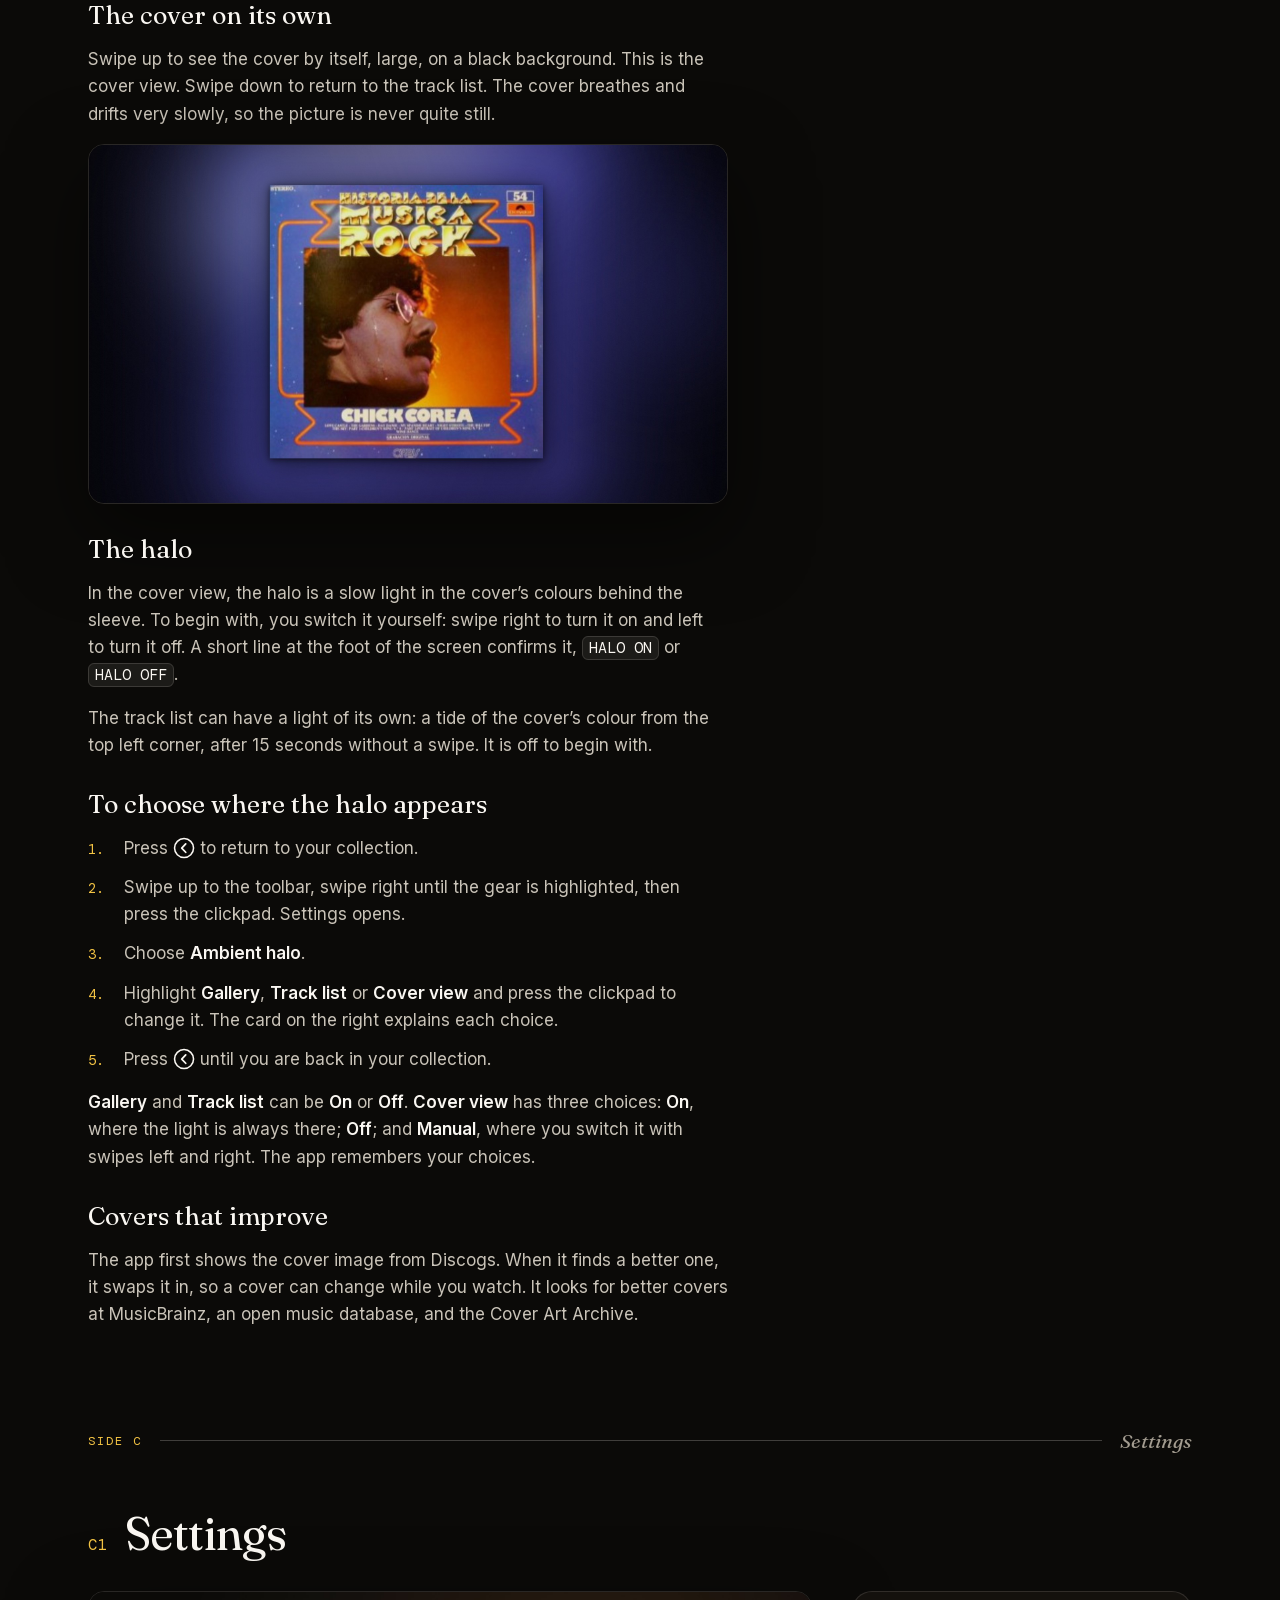
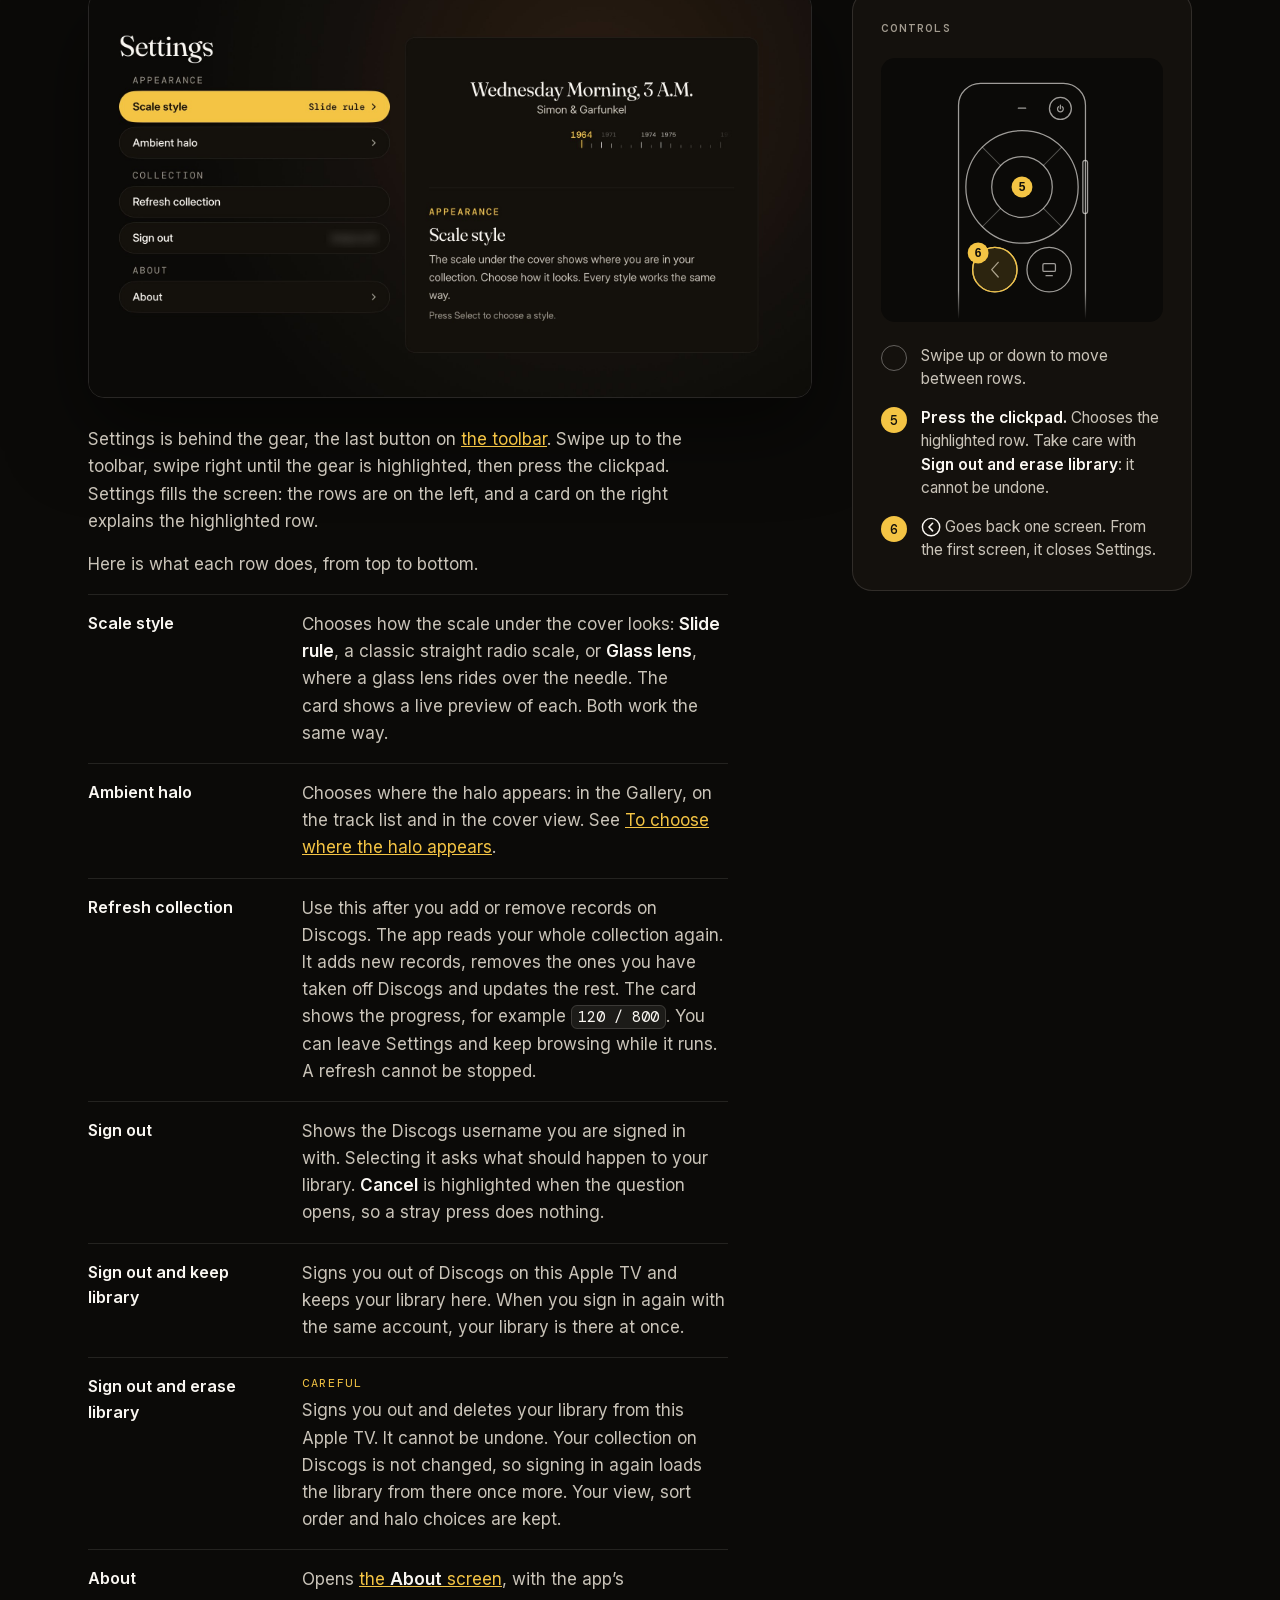
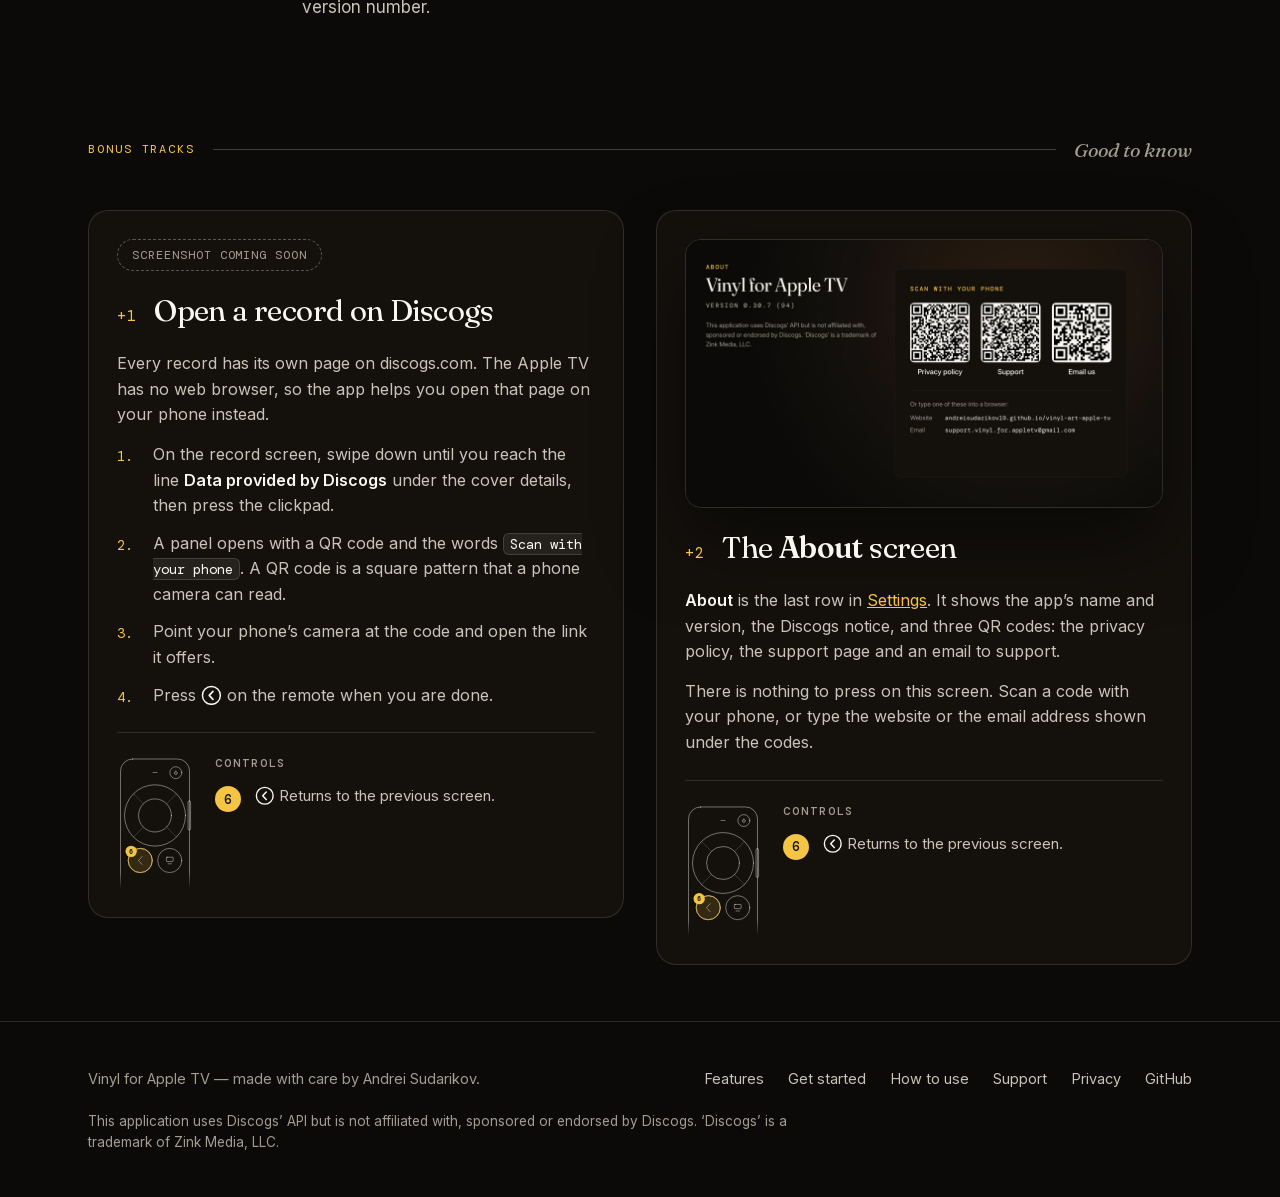
<file: docs/how-to-use.html>
<!doctype html>
<html lang="en">
<head>
  <meta charset="utf-8">
  <meta name="viewport" content="width=device-width, initial-scale=1, viewport-fit=cover">
  <title>How to use — Vinyl for Apple TV</title>
  <meta name="description" content="Each screen of Vinyl for Apple TV, what it shows and the controls you use on it.">
  <meta name="theme-color" content="#0b0a08">
  <meta property="og:title" content="How to use — Vinyl for Apple TV">
  <meta property="og:description" content="Each screen of Vinyl for Apple TV, what it shows and the controls you use on it.">
  <meta property="og:image" content="https://andreisudarikov19.github.io/vinyl-art-apple-tv/assets/icon.png">
  <meta property="og:type" content="website">
  <link rel="icon" type="image/png" href="assets/icon.png">
  <link rel="apple-touch-icon" href="assets/icon.png">
  <link rel="stylesheet" href="styles.css">
</head>
<body>
<header class="container">
<div class="site-nav">
<a href="./" class="site-nav__brand"><img width="512" height="307" src="assets/icon.png" alt="Vinyl for Apple TV icon" class="site-nav__icon"><span>Vinyl for Apple TV</span></a>
<nav aria-label="Main" class="site-nav__links">
<a href="index.html#features" class="site-nav__link">Features</a>
<a href="get-started.html" class="site-nav__link">Get started</a>
<a href="how-to-use.html" aria-current="page" class="site-nav__link--current">How to use</a>
<a href="support.html" class="site-nav__link">Support</a>
<a href="privacy.html" class="site-nav__link">Privacy</a>
</nav></div></header>
<main>
<div class="container">
<div class="hero">
<div class="hero__body">
<h1 class="hero__title">How to <em class="accent-em">use</em></h1>
<p class="hero__sub">A tour of every screen, and what your remote does on each one.</p>
<div class="hero__intro">
<p class="text">Vinyl for Apple TV puts your records, the albums in your Discogs collection, on your TV. Discogs is the online service where that collection lives.</p>
<p class="text">This guide takes you through the app one screen at a time. For each screen you get a picture, a short explanation and a list of what the remote does there. Like a record, the guide has sides, one for each part of the app. It starts with Side A, the gallery, where your covers are on show.</p>
<p class="text">Not signed in yet? <a href="get-started.html">Get started</a> takes you through signing in step by step. Come back here when your records are on screen.</p>
</div></div>
<div class="hero__art"><img width="400" height="400" src="assets/record-tile.svg" alt="" class="hero__art-img"></div>
</div>
<nav aria-label="Screens" class="toc">
<div class="toc__group">
<span class="eyebrow">Start here</span>
<span class="toc__group-name">The basics</span>
<a href="#remote" class="toc__link"><span class="toc__code">00</span><span>Meet the remote</span></a>
</div>
<div class="toc__group">
<span class="eyebrow">Side A</span>
<span class="toc__group-name">Your collection</span>
<a href="#gallery-coverflow" class="toc__link"><span class="toc__code">A1</span><span>The Gallery</span></a>
<a href="#gallery-grid" class="toc__link"><span class="toc__code">A2</span><span>The Grid</span></a>
<a href="#sort-filter-suggest" class="toc__link"><span class="toc__code">A3</span><span>The toolbar</span></a>
</div>
<div class="toc__group">
<span class="eyebrow">Side B</span>
<span class="toc__group-name">A record</span>
<a href="#open-a-record" class="toc__link"><span class="toc__code">B1</span><span>The record screen</span></a>
</div>
<div class="toc__group">
<span class="eyebrow">Side C</span>
<span class="toc__group-name">Settings</span>
<a href="#settings" class="toc__link"><span class="toc__code">C1</span><span>Settings</span></a>
</div>
<div class="toc__group">
<span class="eyebrow">Bonus tracks</span>
<span class="toc__group-name">Good to know</span>
<a href="#discogs-qr" class="toc__link"><span class="toc__code">+1</span><span>Open a record on Discogs</span></a>
<a href="#about" class="toc__link"><span class="toc__code">+2</span><span>The <strong class="ui-name">About</strong> screen</span></a>
</div>
</nav>
<section id="remote" class="primer">
<div class="primer__well">
<img width="268" height="470" src="assets/remote/remote-all.svg" alt="The top of the remote, with the numbers used in this guide: 1 to 4 on the edges of the clickpad, 5 in its centre and 6 on the Back button." class="primer__remote">
</div>
<div class="primer__body">
<span class="eyebrow">Start here</span>
<h2 class="section-title">Meet the remote</h2>
<p class="text">You only need two parts of the remote for this app: the clickpad, which is the round pad at the top, and the <svg class="back-glyph" role="img" aria-label="Back" viewBox="0 0 20 20"><circle cx="10" cy="10" r="8.6" fill="none" stroke="currentColor" stroke-width="1.4"/><path d="M11.5 6.2 7.9 10l3.6 3.8" fill="none" stroke="currentColor" stroke-width="1.6" stroke-linecap="round" stroke-linejoin="round"/></svg> button just below it.</p>
<ol class="controls-list--grid">
<li class="control"><span class="badge">1</span><span class="control__text--lg"><strong class="ui-name">Swipe up.</strong> Slide your thumb up across the clickpad.</span></li>
<li class="control"><span class="badge">2</span><span class="control__text--lg"><strong class="ui-name">Swipe down.</strong> Slide your thumb down.</span></li>
<li class="control"><span class="badge">3</span><span class="control__text--lg"><strong class="ui-name">Swipe left.</strong> Slide your thumb to the left.</span></li>
<li class="control"><span class="badge">4</span><span class="control__text--lg"><strong class="ui-name">Swipe right.</strong> Slide your thumb to the right.</span></li>
<li class="control"><span class="badge">5</span><span class="control__text--lg"><strong class="ui-name">Press the clickpad.</strong> Push the pad down until it clicks.</span></li>
<li class="control"><span class="badge">6</span><span class="control__text--lg"><strong class="ui-name"><svg class="back-glyph" role="img" aria-label="Back" viewBox="0 0 20 20"><circle cx="10" cy="10" r="8.6" fill="none" stroke="currentColor" stroke-width="1.4"/><path d="M11.5 6.2 7.9 10l3.6 3.8" fill="none" stroke="currentColor" stroke-width="1.6" stroke-linecap="round" stroke-linejoin="round"/></svg></strong> The Back button. It returns to the previous screen. The Apple TV looks after this button itself, so the app cannot change what it does.</span></li>
</ol>
<p class="text">Swiping moves the highlight: the cover or button that stands out on the screen. Pressing the clickpad opens or chooses whatever is highlighted.</p>
<p class="note">Every drawing in this guide uses these same numbers, and shows only the ones that do something on that screen.</p>
</div></section>
<div class="side-rule"><span class="eyebrow">Side A</span><span aria-hidden="true" class="side-rule__line"></span><span class="side-rule__name">Your collection</span></div>
<section id="gallery-coverflow" class="screen--first">
<div class="screen__head"><span class="screen__code">A1</span><h2 class="section-title">The Gallery</h2></div>
<div class="screen__cols">
<div class="screen__main">
<img loading="lazy" width="1920" height="1080" src="assets/screens/gallery.jpg" alt="The Gallery: a row of covers with the highlighted record largest in the centre, the toolbar above it, and its title, artist and the scale below." class="screenshot">
<div class="prose">
<p class="text">The app opens in the view you used last. To begin with, that is the <strong class="ui-name">Gallery</strong>: your records as a row of covers. The other view, the <strong class="ui-name">Grid</strong>, shows them as a wall, seven across.</p>
<p class="text">The large cover is the highlighted record. Its title and artist sit underneath, and the background takes on the cover’s colour.</p>
<p class="text">Swipe left or right to move through your collection, one record at a time. Press the clickpad to open the record in the middle.</p>
<h3 class="subhead">The scale</h3>
<p class="text">Under the title is a scale, like the dial of an old radio. Each tick is one record, and the yellow needle marks where you are. The labels follow the order you chose: years, letters or genres. On the right is your place in the collection, for example <code class="ui-value">20 / 30</code>. You can choose how the scale looks in <a href="#settings">Settings</a>.</p>
<h3 class="subhead">The halo</h3>
<p class="text">Stop swiping for 30 seconds and the cover’s colour swells slowly behind it and draws back, like a tide. We call this light the halo. While it moves, the toolbar fades away, the scale dims and its needle glows. Any swipe brings everything back. To switch it off, open <a href="#settings">Settings</a> and choose <strong class="ui-name">Ambient halo</strong>.</p>
</div>
</div>
<aside class="controls">
<h3 class="label-quiet">Controls</h3>
<div class="controls__well">
<img width="268" height="470" src="assets/remote/remote-1345.svg" alt="Remote drawing. 1 swipe up, move to the toolbar. 3 swipe left, previous record. 4 swipe right, next record. 5 press, open the record." class="controls__remote">
</div>
<ol class="controls-list">
<li class="control"><span class="badge">1</span><span class="control__text"><strong class="ui-name">Swipe up.</strong> Moves up to the toolbar, the row of buttons at the top.</span></li>
<li class="control"><span class="badge">3</span><span class="control__text"><strong class="ui-name">Swipe left.</strong> Shows the previous record. At the first record, nothing happens.</span></li>
<li class="control"><span class="badge">4</span><span class="control__text"><strong class="ui-name">Swipe right.</strong> Shows the next record. At the last record, nothing happens.</span></li>
<li class="control"><span class="badge">5</span><span class="control__text"><strong class="ui-name">Press the clickpad.</strong> Opens the record in the middle.</span></li>
</ol>

</aside>
</div>
</section>
<section id="gallery-grid" class="screen">
<div class="screen__head"><span class="screen__code">A2</span><h2 class="section-title">The Grid</h2></div>
<div class="screen__cols">
<div class="screen__main">
<img loading="lazy" width="1920" height="1080" src="assets/screens/grid.jpg" alt="The Grid: a wall of covers, seven across, that fills the screen. The highlighted record sits on a yellow card with its title and artist." class="screenshot">
<div class="prose">
<p class="text">Would you like to see more records at once? The <strong class="ui-name">Grid</strong> fills the screen with your covers, seven across and four rows at a time.</p>
<p class="text">The highlighted record sits on a yellow card with its title and artist. While you move, the scale appears at the foot of the screen. It leaves three seconds after your last swipe.</p>
<p class="text">The toolbar stays out of the way here. Swipe up from the top row to bring it in, and swipe down to send it away. Pressing <svg class="back-glyph" role="img" aria-label="Back" viewBox="0 0 20 20"><circle cx="10" cy="10" r="8.6" fill="none" stroke="currentColor" stroke-width="1.4"/><path d="M11.5 6.2 7.9 10l3.6 3.8" fill="none" stroke="currentColor" stroke-width="1.6" stroke-linecap="round" stroke-linejoin="round"/></svg> on the wall brings it in as well. If you have chosen a genre, its name stays in the top right corner.</p>
<p class="text">After 30 seconds without a swipe, the wall dims, the card turns dark and the halo rises behind it. Any swipe brings the wall back.</p>
<p class="text">To switch between the <strong class="ui-name">Gallery</strong> and the <strong class="ui-name">Grid</strong>, use the two view buttons on <a href="#sort-filter-suggest">the toolbar</a>.</p>
</div>
</div>
<aside class="controls">
<h3 class="label-quiet">Controls</h3>
<div class="controls__well">
<img width="268" height="470" src="assets/remote/remote-12345.svg" alt="Remote drawing. 1 swipe up, up a row, or to the toolbar from the top row. 2 swipe down, down a row. 3 swipe left, previous cover. 4 swipe right, next cover. 5 press, open the record." class="controls__remote">
</div>
<ol class="controls-list">
<li class="control"><span class="badge">1</span><span class="control__text"><strong class="ui-name">Swipe up.</strong> Moves up one row. From the top row, it brings in the toolbar.</span></li>
<li class="control"><span class="badge">2</span><span class="control__text"><strong class="ui-name">Swipe down.</strong> Moves down one row. Above a short last row, it goes to the last record.</span></li>
<li class="control"><span class="badge">3</span><span class="control__text"><strong class="ui-name">Swipe left.</strong> Moves to the cover on the left. At the start of a row, nothing happens.</span></li>
<li class="control"><span class="badge">4</span><span class="control__text"><strong class="ui-name">Swipe right.</strong> Moves to the cover on the right. At the end of a row, nothing happens.</span></li>
<li class="control"><span class="badge">5</span><span class="control__text"><strong class="ui-name">Press the clickpad.</strong> Opens the highlighted record.</span></li>
</ol>

</aside>
</div>
</section>
<section id="sort-filter-suggest" class="screen">
<div class="screen__head"><span class="screen__code">A3</span><h2 class="section-title">The toolbar</h2></div>
<div class="screen__cols">
<div class="screen__main">
<img loading="lazy" width="1112" height="108" src="assets/screens/toolbar.jpg" alt="The toolbar: Sort, All genres, Suggest, the two view buttons and the gear." class="screenshot screenshot--strip">
<div class="prose">
<p class="text">The toolbar is the row of buttons at the top of your collection. To reach it, swipe up from the covers. In the Grid it appears only when you call it: swipe up from the top row.</p>
<p class="text">Here is what each button does, from left to right.</p>
<ul class="plain-list">
<li class="def"><strong class="def__name">Sort</strong><span class="def__text">Changes the order of your records: by <strong class="ui-name">Recently added</strong>, <strong class="ui-name">Artist</strong>, <strong class="ui-name">Album</strong>, <strong class="ui-name">Year</strong> or <strong class="ui-name">Genre</strong>. The app uses <strong class="ui-name">Recently added</strong> until you choose another. The button shows the current order.</span></li>
<li class="def"><strong class="def__name">Genre</strong><span class="def__text">Shows only the records in one genre or style. Choose <strong class="ui-name">All genres</strong> to see everything again. The button reads <code class="ui-value">All genres</code> or the genre you chose, and it appears only if Discogs lists a genre or style for your records.</span></li>
<li class="def"><strong class="def__name">Suggest</strong><span class="def__text">Can’t decide? This opens a record picked at random. If you have chosen a genre, it picks from that genre only. A suggested record carries a yellow sticker, <strong class="ui-name">Another suggestion</strong>. Select it for a different pick.</span></li>
<li class="def"><strong class="def__name">The views</strong><span class="def__text">Two buttons with icons: the <strong class="ui-name">Gallery</strong>, your covers in a row, and the <strong class="ui-name">Grid</strong>, your covers as a wall. The one in use is underlined.</span></li>
<li class="def"><strong class="def__name">The gear</strong><span class="def__text">Opens <a href="#settings">Settings</a>. It is the last button on the right.</span></li>
</ul>
<p class="text"><strong class="ui-name">Suggest</strong>, <strong class="ui-name">Sort</strong> and the view buttons appear once your library has records in it.</p>
<p class="text">The app remembers your sort order and view for next time. It does not remember the genre, so you see all genres again when you reopen the app.</p>
</div>
</div>
<aside class="controls">
<h3 class="label-quiet">Controls</h3>
<div class="controls__well">
<img width="268" height="470" src="assets/remote/remote-345.svg" alt="Remote drawing. 3 swipe left, previous button. 4 swipe right, next button. 5 press, choose the highlighted button." class="controls__remote">
</div>
<ol class="controls-list">
<li class="control"><span class="badge">3</span><span class="control__text"><strong class="ui-name">Swipe left.</strong> Moves to the button on the left.</span></li>
<li class="control"><span class="badge">4</span><span class="control__text"><strong class="ui-name">Swipe right.</strong> Moves to the button on the right.</span></li>
<li class="control"><span class="badge">5</span><span class="control__text"><strong class="ui-name">Press the clickpad.</strong> Chooses the highlighted button.</span></li>
</ol>

</aside>
</div>
</section>
<div class="side-rule"><span class="eyebrow">Side B</span><span aria-hidden="true" class="side-rule__line"></span><span class="side-rule__name">A record</span></div>
<section id="open-a-record" class="screen--first">
<div class="screen__head"><span class="screen__code">B1</span><h2 class="section-title">The record screen</h2></div>
<div class="screen__cols">
<div class="screen__main">
<img loading="lazy" width="1920" height="1080" src="assets/screens/record.jpg" alt="The record screen: the cover on the left with its title, artist and details, and the track list for Side A on the right, under the side dial." class="screenshot">
<div class="prose">
<p class="text">Press the clickpad on any record to open it. On the left you see its cover, title and artist, and its details: when and where it was published, its genre, style, label and length. Its track list, the list of songs, is on the right.</p>
<p class="text">When Discogs has no year for your pressing, the app looks for the album’s year elsewhere and shows it as <code class="ui-value">Album from 1959</code>.</p>
<h3 class="subhead">Sides</h3>
<p class="text">A vinyl record has songs on both of its faces, and each face is called a side. The side dial above the list shows a letter for every side: A, B and so on. The side you are looking at stands out in a pill that reads <code class="ui-value">Side A</code>, <code class="ui-value">Side B</code> and so on. Swipe left or right to change side.</p>
<p class="text">A side that is longer than the screen scrolls: swipe down to read on, and up to go back.</p>
<p class="text">Some releases have no side letters. They have a single side, shown as <code class="ui-value">Track list</code>.</p>
<h3 class="subhead">The cover on its own</h3>
<p class="text">Swipe up to see the cover by itself, large, on a black background. This is the cover view. Swipe down to return to the track list. The cover breathes and drifts very slowly, so the picture is never quite still.</p>
<img loading="lazy" width="1920" height="1080" src="assets/screens/cover-view.jpg" alt="A record’s cover on its own, with the halo glowing behind it in the cover’s colours." class="screenshot">
<h3 class="subhead">The halo</h3>
<p class="text">In the cover view, the halo is a slow light in the cover’s colours behind the sleeve. To begin with, you switch it yourself: swipe right to turn it on and left to turn it off. A short line at the foot of the screen confirms it, <code class="ui-value">HALO ON</code> or <code class="ui-value">HALO OFF</code>.</p>
<p class="text">The track list can have a light of its own: a tide of the cover’s colour from the top left corner, after 15 seconds without a swipe. It is off to begin with.</p>
<h3 id="turn-the-halo-on-or-off" class="subhead">To choose where the halo appears</h3>
<ol class="steps">
<li class="step-line"><span class="step-line__num">1.</span><span>Press <svg class="back-glyph" role="img" aria-label="Back" viewBox="0 0 20 20"><circle cx="10" cy="10" r="8.6" fill="none" stroke="currentColor" stroke-width="1.4"/><path d="M11.5 6.2 7.9 10l3.6 3.8" fill="none" stroke="currentColor" stroke-width="1.6" stroke-linecap="round" stroke-linejoin="round"/></svg> to return to your collection.</span></li>
<li class="step-line"><span class="step-line__num">2.</span><span>Swipe up to the toolbar, swipe right until the gear is highlighted, then press the clickpad. Settings opens.</span></li>
<li class="step-line"><span class="step-line__num">3.</span><span>Choose <strong class="ui-name">Ambient halo</strong>.</span></li>
<li class="step-line"><span class="step-line__num">4.</span><span>Highlight <strong class="ui-name">Gallery</strong>, <strong class="ui-name">Track list</strong> or <strong class="ui-name">Cover view</strong> and press the clickpad to change it. The card on the right explains each choice.</span></li>
<li class="step-line"><span class="step-line__num">5.</span><span>Press <svg class="back-glyph" role="img" aria-label="Back" viewBox="0 0 20 20"><circle cx="10" cy="10" r="8.6" fill="none" stroke="currentColor" stroke-width="1.4"/><path d="M11.5 6.2 7.9 10l3.6 3.8" fill="none" stroke="currentColor" stroke-width="1.6" stroke-linecap="round" stroke-linejoin="round"/></svg> until you are back in your collection.</span></li>
</ol>
<p class="text"><strong class="ui-name">Gallery</strong> and <strong class="ui-name">Track list</strong> can be <strong class="ui-name">On</strong> or <strong class="ui-name">Off</strong>. <strong class="ui-name">Cover view</strong> has three choices: <strong class="ui-name">On</strong>, where the light is always there; <strong class="ui-name">Off</strong>; and <strong class="ui-name">Manual</strong>, where you switch it with swipes left and right. The app remembers your choices.</p>
<h3 id="cover-art" class="subhead">Covers that improve</h3>
<p class="text">The app first shows the cover image from Discogs. When it finds a better one, it swaps it in, so a cover can change while you watch. It looks for better covers at MusicBrainz, an open music database, and the Cover Art Archive.</p>
</div>
</div>
<aside class="controls">
<h3 class="label-quiet">Controls</h3>
<div class="controls__well">
<img width="268" height="470" src="assets/remote/remote-12345.svg" alt="Remote drawing. 1 swipe up, show the cover. 2 swipe down, show the track list. 3 swipe left, previous side. 4 swipe right, next side. 5 press, flip to the next side." class="controls__remote">
</div>
<ol class="controls-list">
<li class="control"><span class="badge">1</span><span class="control__text"><strong class="ui-name">Swipe up.</strong> Shows the cover on its own. On a long side that you have scrolled, it scrolls back up first.</span></li>
<li class="control"><span class="badge">2</span><span class="control__text"><strong class="ui-name">Swipe down.</strong> In the cover view, shows the track list. On the track list, it reads on through a long side, then moves to the line <strong class="ui-name">Data provided by Discogs</strong>.</span></li>
<li class="control"><span class="badge">3</span><span class="control__text"><strong class="ui-name">Swipe left.</strong> Goes to the previous side. In the cover view, turns the halo off.</span></li>
<li class="control"><span class="badge">4</span><span class="control__text"><strong class="ui-name">Swipe right.</strong> Goes to the next side. In the cover view, turns the halo on.</span></li>
<li class="control"><span class="badge">5</span><span class="control__text"><strong class="ui-name">Press the clickpad.</strong> Flips to the next side. On the line <strong class="ui-name">Data provided by Discogs</strong>, it shows the QR code.</span></li>
</ol>

</aside>
</div>
</section>
<div class="side-rule"><span class="eyebrow">Side C</span><span aria-hidden="true" class="side-rule__line"></span><span class="side-rule__name">Settings</span></div>
<section id="settings" class="screen--first">
<div class="screen__head"><span class="screen__code">C1</span><h2 class="section-title">Settings</h2></div>
<div class="screen__cols">
<div class="screen__main">
<img loading="lazy" width="1920" height="1080" src="assets/screens/settings.jpg" alt="Settings: the rows Scale style, Ambient halo, Refresh collection, Sign out and About on the left, and a card on the right that explains the highlighted row. The username is blurred." class="screenshot">
<div class="prose">
<p class="text">Settings is behind the gear, the last button on <a href="#sort-filter-suggest">the toolbar</a>. Swipe up to the toolbar, swipe right until the gear is highlighted, then press the clickpad. Settings fills the screen: the rows are on the left, and a card on the right explains the highlighted row.</p>
<p class="text">Here is what each row does, from top to bottom.</p>
<ul class="plain-list">
<li class="def"><strong class="def__name">Scale style</strong><span class="def__text">Chooses how the scale under the cover looks: <strong class="ui-name">Slide rule</strong>, a classic straight radio scale, or <strong class="ui-name">Glass lens</strong>, where a glass lens rides over the needle. The card shows a live preview of each. Both work the same way.</span></li>
<li class="def"><strong class="def__name">Ambient halo</strong><span class="def__text">Chooses where the halo appears: in the Gallery, on the track list and in the cover view. See <a href="#turn-the-halo-on-or-off">To choose where the halo appears</a>.</span></li>
<li id="refresh-your-collection" class="def"><strong class="def__name">Refresh collection</strong><span class="def__text">Use this after you add or remove records on Discogs. The app reads your whole collection again. It adds new records, removes the ones you have taken off Discogs and updates the rest. The card shows the progress, for example <code class="ui-value">120 / 800</code>. You can leave Settings and keep browsing while it runs. A refresh cannot be stopped.</span></li>
<li class="def"><strong class="def__name">Sign out</strong><span class="def__text">Shows the Discogs username you are signed in with. Selecting it asks what should happen to your library. <strong class="ui-name">Cancel</strong> is highlighted when the question opens, so a stray press does nothing.</span></li>
<li class="def"><strong class="def__name">Sign out and keep library</strong><span class="def__text">Signs you out of Discogs on this Apple TV and keeps your library here. When you sign in again with the same account, your library is there at once.</span></li>
<li class="def"><strong class="def__name">Sign out and erase library</strong><span class="def__text"><span class="careful">Careful</span>Signs you out and deletes your library from this Apple TV. It cannot be undone. Your collection on Discogs is not changed, so signing in again loads the library from there once more. Your view, sort order and halo choices are kept.</span></li>
<li class="def"><strong class="def__name"><strong class="ui-name">About</strong></strong><span class="def__text">Opens <a href="#about">the <strong class="ui-name">About</strong> screen</a>, with the app’s version number.</span></li>
</ul>
</div>
</div>
<aside class="controls">
<h3 class="label-quiet">Controls</h3>
<div class="controls__well">
<img width="268" height="470" src="assets/remote/remote-56.svg" alt="Remote drawing. 5 press, choose the highlighted item. 6 Back closes this screen." class="controls__remote">
</div>
<ol class="controls-list">
<li class="control"><span aria-hidden="true" class="badge--empty"></span><span class="control__text">Swipe up or down to move between rows.</span></li>
<li class="control"><span class="badge">5</span><span class="control__text"><strong class="ui-name">Press the clickpad.</strong> Chooses the highlighted row. Take care with <strong class="ui-name">Sign out and erase library</strong>: it cannot be undone.</span></li>
<li class="control"><span class="badge">6</span><span class="control__text"><strong class="ui-name"><svg class="back-glyph" role="img" aria-label="Back" viewBox="0 0 20 20"><circle cx="10" cy="10" r="8.6" fill="none" stroke="currentColor" stroke-width="1.4"/><path d="M11.5 6.2 7.9 10l3.6 3.8" fill="none" stroke="currentColor" stroke-width="1.6" stroke-linecap="round" stroke-linejoin="round"/></svg></strong> Goes back one screen. From the first screen, it closes Settings.</span></li>
</ol>

</aside>
</div>
</section>
<div class="side-rule"><span class="eyebrow">Bonus tracks</span><span aria-hidden="true" class="side-rule__line"></span><span class="side-rule__name">Good to know</span></div>
<div class="bonus-grid">
<section id="discogs-qr" class="bonus-card">
<span class="pill">Screenshot coming soon</span>
<div class="screen__head"><span class="screen__code">+1</span><h2 class="bonus-card__title">Open a record on Discogs</h2></div>
<div class="stack">
<p class="text-sm">Every record has its own page on discogs.com. The Apple TV has no web browser, so the app helps you open that page on your phone instead.</p>
<ol class="steps">
<li class="step-line--sm"><span class="step-line__num">1.</span><span>On the record screen, swipe down until you reach the line <strong class="ui-name">Data provided by Discogs</strong> under the cover details, then press the clickpad.</span></li>
<li class="step-line--sm"><span class="step-line__num">2.</span><span>A panel opens with a QR code and the words <code class="ui-value">Scan with your phone</code>. A QR code is a square pattern that a phone camera can read.</span></li>
<li class="step-line--sm"><span class="step-line__num">3.</span><span>Point your phone’s camera at the code and open the link it offers.</span></li>
<li class="step-line--sm"><span class="step-line__num">4.</span><span>Press <svg class="back-glyph" role="img" aria-label="Back" viewBox="0 0 20 20"><circle cx="10" cy="10" r="8.6" fill="none" stroke="currentColor" stroke-width="1.4"/><path d="M11.5 6.2 7.9 10l3.6 3.8" fill="none" stroke="currentColor" stroke-width="1.6" stroke-linecap="round" stroke-linejoin="round"/></svg> on the remote when you are done.</span></li>
</ol>
</div>
<div class="bonus-card__controls">
<img width="268" height="470" src="assets/remote/remote-6.svg" alt="Remote drawing. 6 Back closes this screen." class="bonus-card__remote">
<div class="bonus-card__controls-body">
<h3 class="label-quiet">Controls</h3>
<ol class="controls-list">
<li class="control"><span class="badge">6</span><span class="control__text--sm"><strong class="ui-name"><svg class="back-glyph" role="img" aria-label="Back" viewBox="0 0 20 20"><circle cx="10" cy="10" r="8.6" fill="none" stroke="currentColor" stroke-width="1.4"/><path d="M11.5 6.2 7.9 10l3.6 3.8" fill="none" stroke="currentColor" stroke-width="1.6" stroke-linecap="round" stroke-linejoin="round"/></svg></strong> Returns to the previous screen.</span></li>
</ol>
</div>
</div>

</section>
<section id="about" class="bonus-card">
<img loading="lazy" width="1920" height="1080" src="assets/screens/about.jpg" alt="The About screen: the app’s name, version and the Discogs notice on the left, and three QR codes on the right for the privacy policy, support and email." class="screenshot">
<div class="screen__head"><span class="screen__code">+2</span><h2 class="bonus-card__title">The <strong class="ui-name">About</strong> screen</h2></div>
<div class="stack">
<p class="text-sm"><strong class="ui-name">About</strong> is the last row in <a href="#settings">Settings</a>. It shows the app’s name and version, the Discogs notice, and three QR codes: the privacy policy, the support page and an email to support.</p>
<p class="text-sm">There is nothing to press on this screen. Scan a code with your phone, or type the website or the email address shown under the codes.</p>
</div>
<div class="bonus-card__controls">
<img width="268" height="470" src="assets/remote/remote-6.svg" alt="Remote drawing. 6 Back closes this screen." class="bonus-card__remote">
<div class="bonus-card__controls-body">
<h3 class="label-quiet">Controls</h3>
<ol class="controls-list">
<li class="control"><span class="badge">6</span><span class="control__text--sm"><strong class="ui-name"><svg class="back-glyph" role="img" aria-label="Back" viewBox="0 0 20 20"><circle cx="10" cy="10" r="8.6" fill="none" stroke="currentColor" stroke-width="1.4"/><path d="M11.5 6.2 7.9 10l3.6 3.8" fill="none" stroke="currentColor" stroke-width="1.6" stroke-linecap="round" stroke-linejoin="round"/></svg></strong> Returns to the previous screen.</span></li>
</ol>
</div>
</div>

</section>
</div>
</div>
</main>
<footer class="site-footer">
<div class="container">
<div class="site-footer__row">
<span>Vinyl for Apple TV — made with care by Andrei Sudarikov.</span>
<div class="site-footer__links">
<a href="index.html#features" class="site-footer__link">Features</a>
<a href="get-started.html" class="site-footer__link">Get started</a>
<a href="how-to-use.html" class="site-footer__link">How to use</a>
<a href="support.html" class="site-footer__link">Support</a>
<a href="privacy.html" class="site-footer__link">Privacy</a>
<a href="https://github.com/andreisudarikov19/vinyl-art-apple-tv" class="site-footer__link">GitHub</a>
</div></div>
<p class="site-footer__notice">This application uses Discogs’ API but is not affiliated with, sponsored or endorsed by Discogs. ‘Discogs’ is a trademark of Zink Media, LLC.</p>
</div></footer>
</body>
</html>
</file>
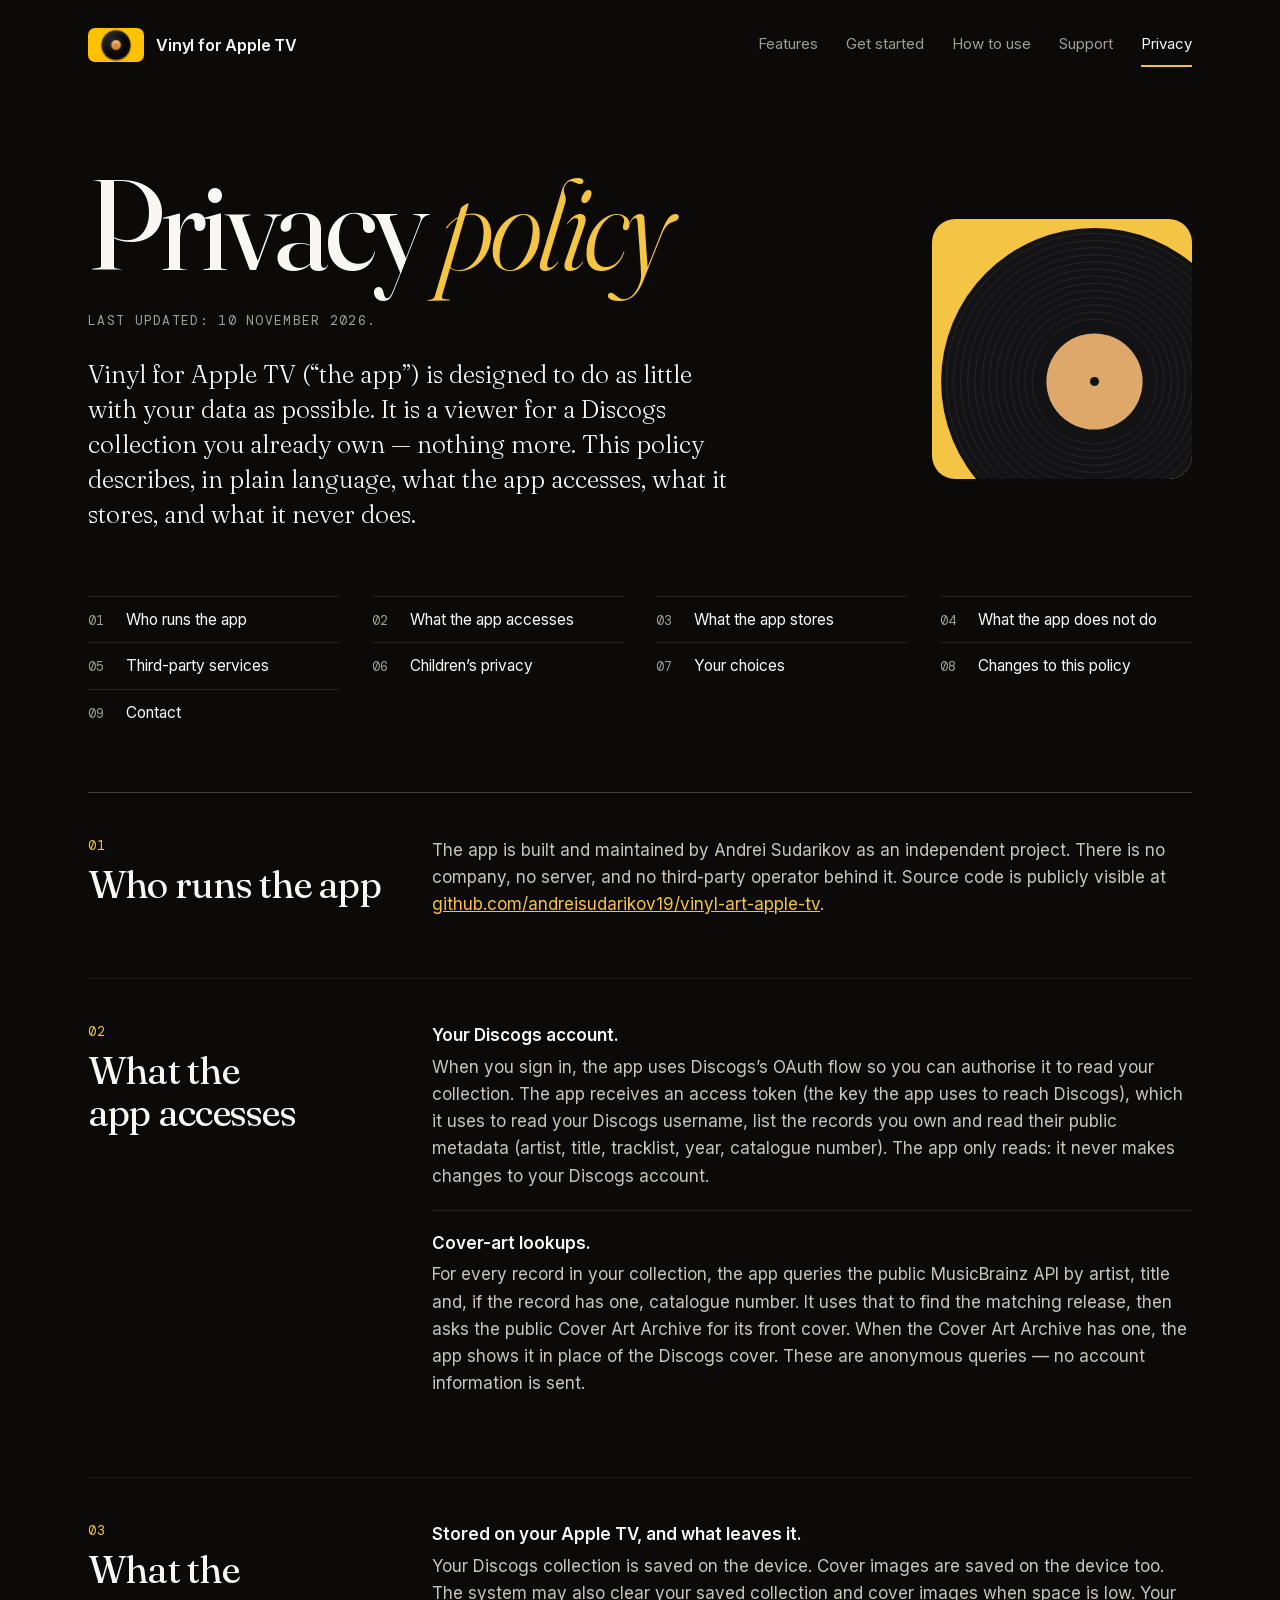
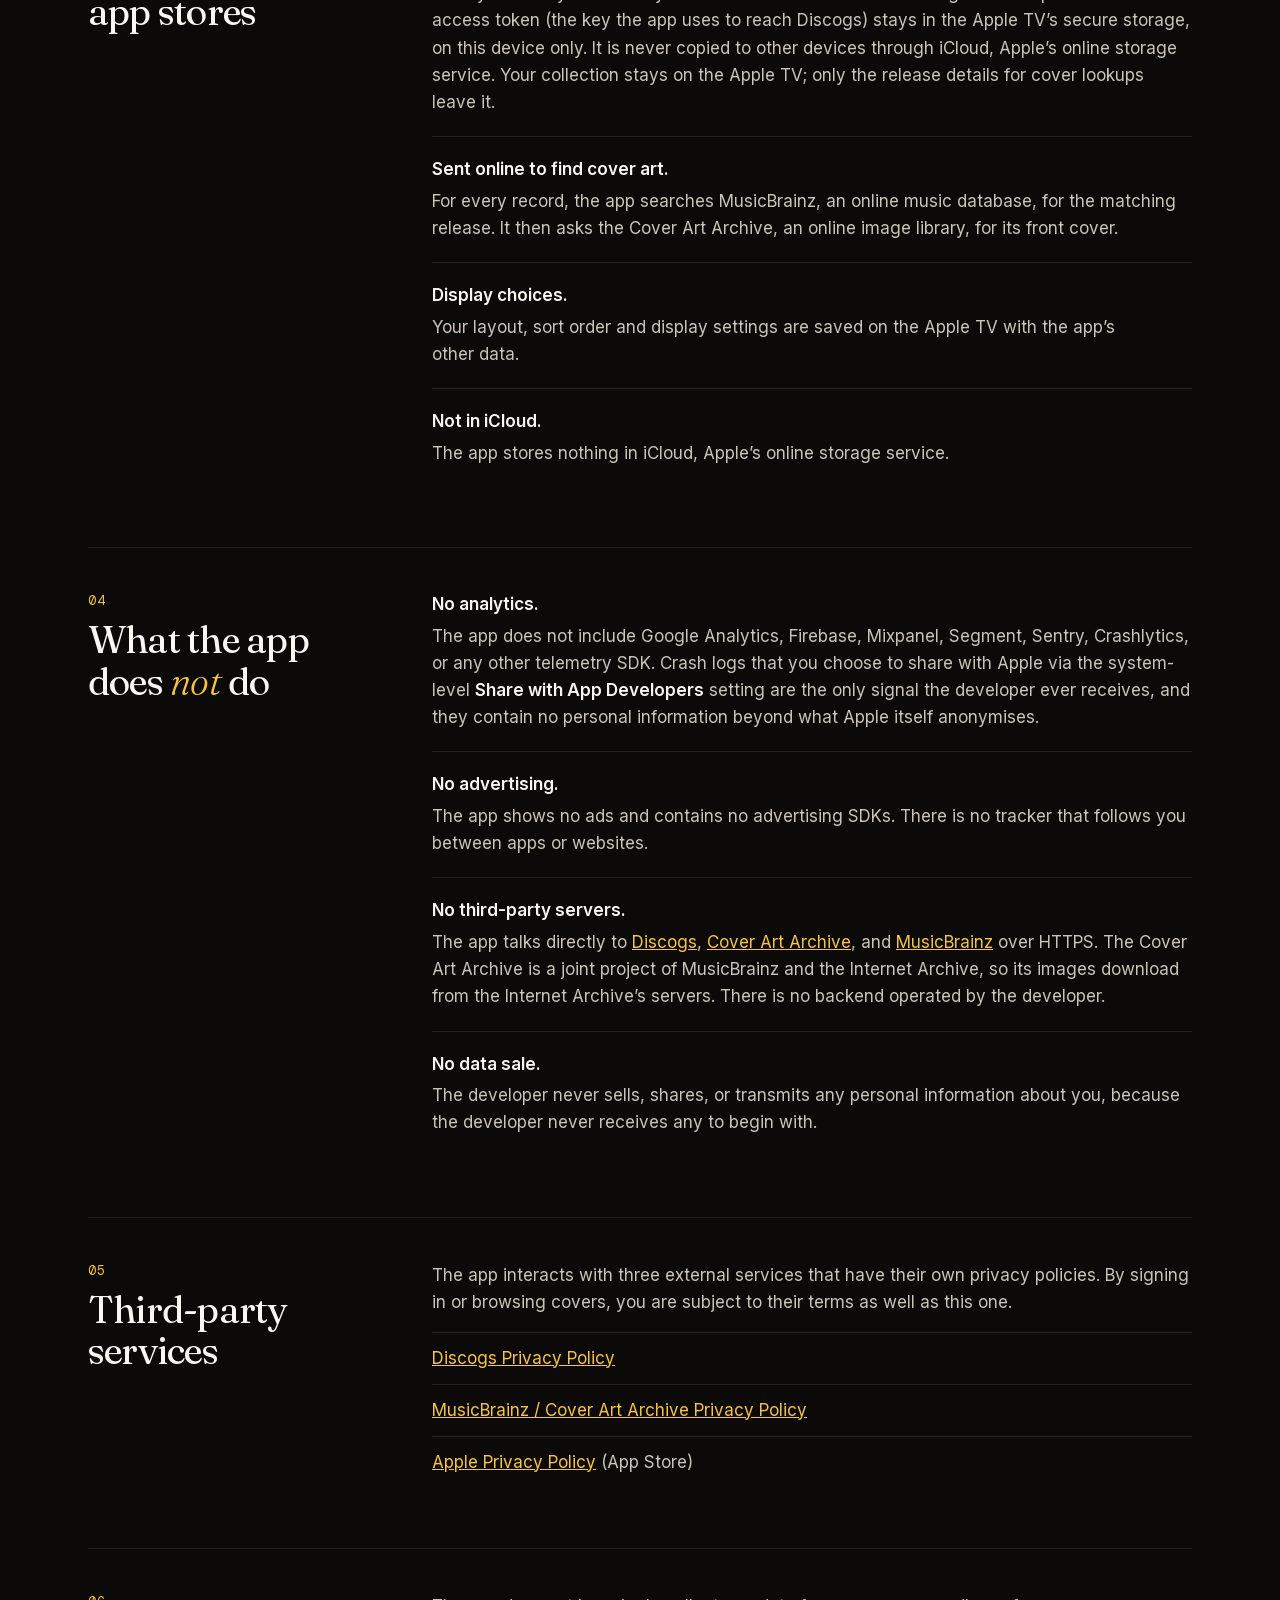
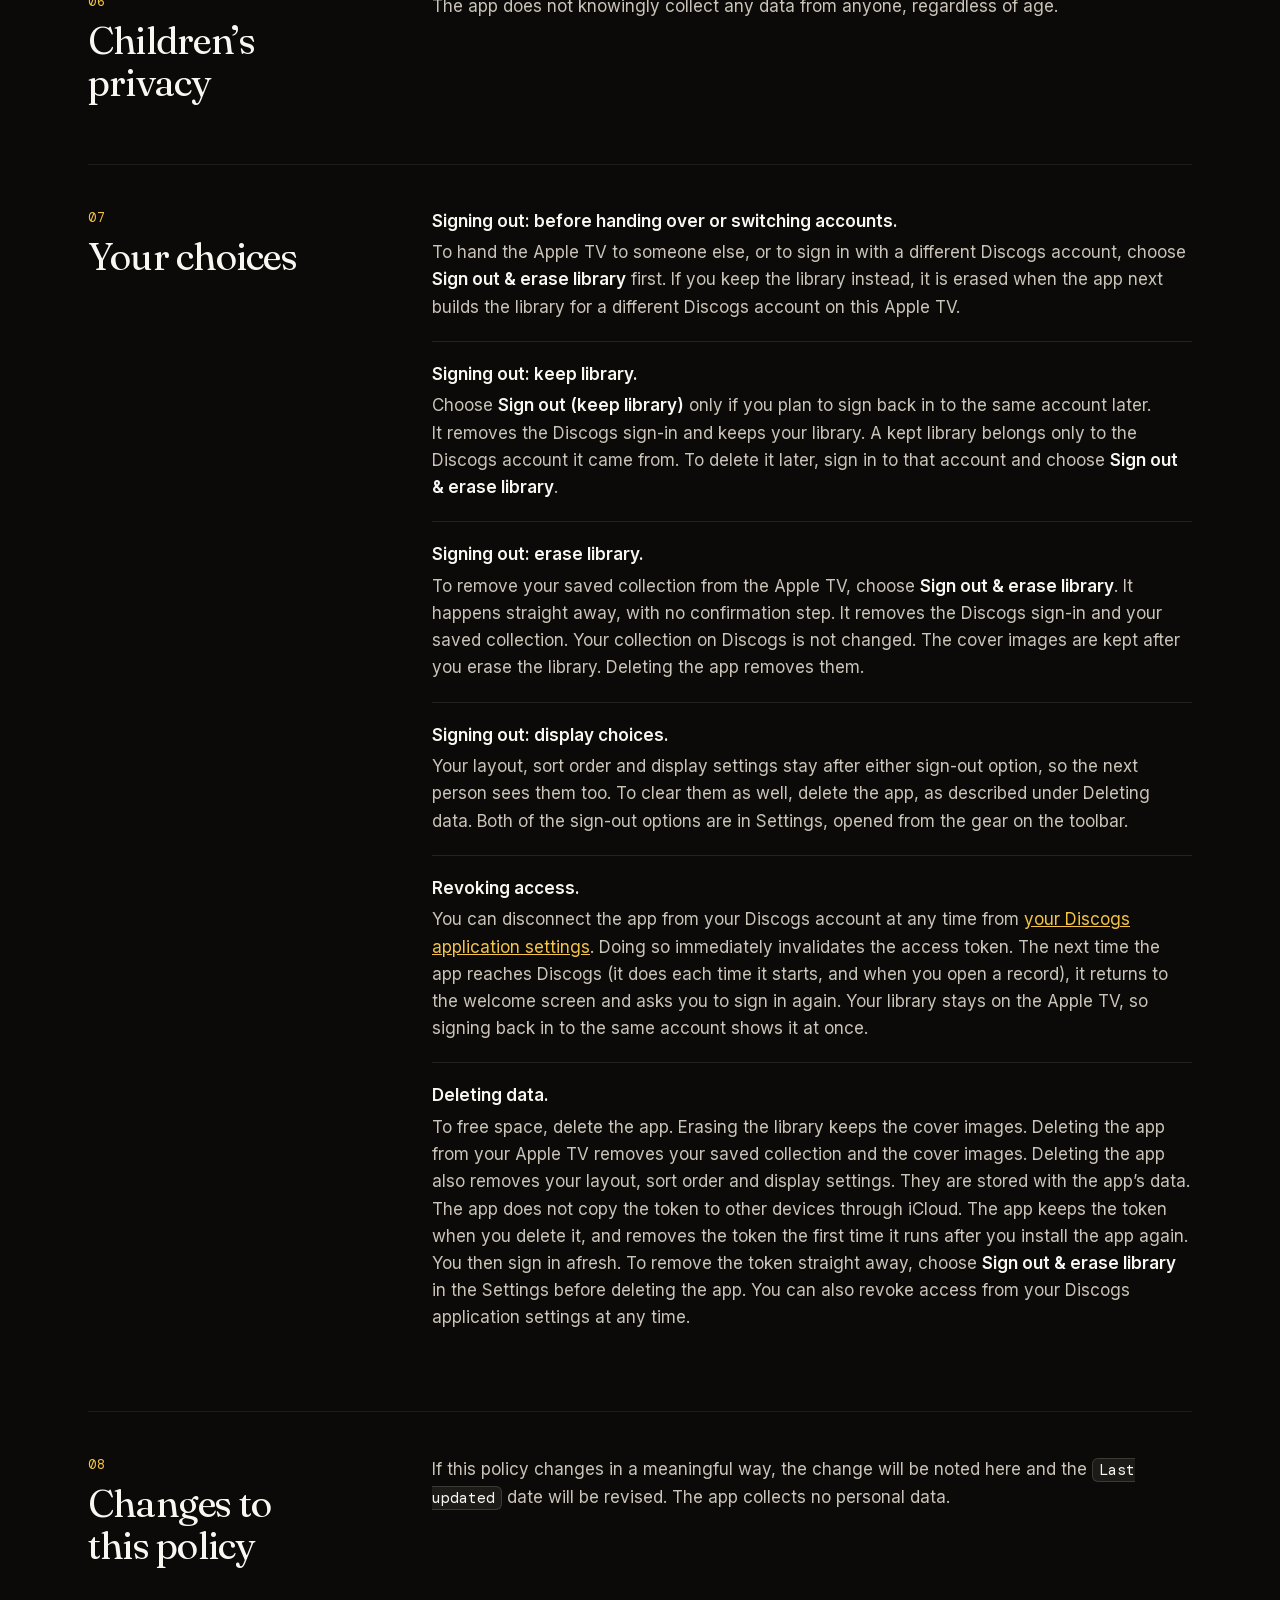
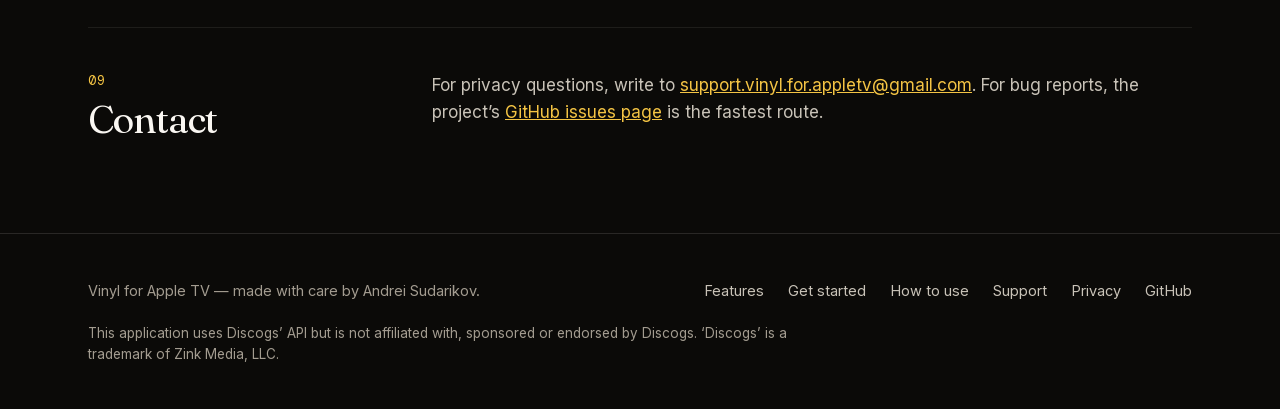
<file: docs/privacy.html>
<!doctype html>
<html lang="en">
<head>
  <meta charset="utf-8">
  <meta name="viewport" content="width=device-width, initial-scale=1, viewport-fit=cover">
  <title>Privacy policy — Vinyl for Apple TV</title>
  <meta name="description" content="What Vinyl for Apple TV does and does not do with your data.">
  <meta name="theme-color" content="#0b0a08">
  <meta property="og:title" content="Privacy policy — Vinyl for Apple TV">
  <meta property="og:description" content="What Vinyl for Apple TV does and does not do with your data.">
  <meta property="og:image" content="https://andreisudarikov19.github.io/vinyl-art-apple-tv/assets/icon.png">
  <meta property="og:type" content="website">
  <link rel="icon" type="image/png" href="assets/icon.png">
  <link rel="apple-touch-icon" href="assets/icon.png">
  <link rel="stylesheet" href="styles.css">
</head>
<body class="page--break-words">
<header class="container">
<div class="site-nav">
<a href="./" class="site-nav__brand"><img width="512" height="307" src="assets/icon.png" alt="Vinyl for Apple TV icon" class="site-nav__icon"><span>Vinyl for Apple TV</span></a>
<nav aria-label="Main" class="site-nav__links">
<a href="index.html#features" class="site-nav__link">Features</a>
<a href="get-started.html" class="site-nav__link">Get started</a>
<a href="how-to-use.html" class="site-nav__link">How to use</a>
<a href="support.html" class="site-nav__link">Support</a>
<a href="privacy.html" aria-current="page" class="site-nav__link--current">Privacy</a>
</nav></div></header>
<main>
<div class="container">
<div class="hero">
<div class="hero__body">
<h1 class="hero__title--long">Privacy <em class="accent-em">policy</em></h1>
<p class="hero__date">Last updated: 10 November 2026.</p>
<p class="hero__lead">Vinyl for Apple TV (“the app”) is designed to do as little with your data as possible. It is a viewer for a Discogs collection you already own — nothing more. This policy describes, in plain language, what the app accesses, what it stores, and what it never does.</p>
</div>
<div class="hero__art--small"><img width="400" height="400" src="assets/record-tile.svg" alt="" class="hero__art-img"></div>
</div>
<nav aria-label="Sections" class="index-grid--tight">
<a href="#who-runs-the-app" class="index-link"><span class="toc__code">01</span><span>Who runs the app</span></a>
<a href="#what-the-app-accesses" class="index-link"><span class="toc__code">02</span><span>What the app accesses</span></a>
<a href="#what-the-app-stores" class="index-link"><span class="toc__code">03</span><span>What the app stores</span></a>
<a href="#what-the-app-does-not-do" class="index-link"><span class="toc__code">04</span><span>What the app does not do</span></a>
<a href="#third-party-services" class="index-link"><span class="toc__code">05</span><span>Third-party services</span></a>
<a href="#childrens-privacy" class="index-link"><span class="toc__code">06</span><span>Children’s privacy</span></a>
<a href="#your-choices" class="index-link"><span class="toc__code">07</span><span>Your choices</span></a>
<a href="#changes" class="index-link"><span class="toc__code">08</span><span>Changes to this policy</span></a>
<a href="#contact" class="index-link"><span class="toc__code">09</span><span>Contact</span></a>
</nav>
<section id="who-runs-the-app" class="clause--first">
<div class="clause__head">
<span class="num">01</span>
<h2 class="topic__title">Who runs the app</h2>
</div>
<div class="topic__body">
<p class="text">The app is built and maintained by Andrei Sudarikov as an independent project. There is no company, no server, and no third-party operator behind it. Source code is publicly visible at <a href="https://github.com/andreisudarikov19/vinyl-art-apple-tv">github.com/andreisudarikov19/vinyl-art-apple-tv</a>.</p>
</div>
</section>
<section id="what-the-app-accesses" class="clause">
<div class="clause__head">
<span class="num">02</span>
<h2 class="topic__title">What the app accesses</h2>
</div>
<div class="topic__body">
<ul class="plain-list">
<li class="term--first"><strong class="term__name">Your Discogs account.</strong><span class="term__text">When you sign in, the app uses Discogs’s OAuth flow so you can authorise it to read your collection. The app receives an access token (the key the app uses to reach Discogs), which it uses to read your Discogs username, list the records you own and read their public metadata (artist, title, tracklist, year, catalogue number). The app only reads: it never makes changes to your Discogs account.</span></li>
<li class="term"><strong class="term__name">Cover-art lookups.</strong><span class="term__text">For every record in your collection, the app queries the public MusicBrainz API by artist, title and, if the record has one, catalogue number. It uses that to find the matching release, then asks the public Cover Art Archive for its front cover. When the Cover Art Archive has one, the app shows it in place of the Discogs cover. These are anonymous queries — no account information is sent.</span></li>
</ul>
</div>
</section>
<section id="what-the-app-stores" class="clause">
<div class="clause__head">
<span class="num">03</span>
<h2 class="topic__title">What the app stores</h2>
</div>
<div class="topic__body">
<ul class="plain-list">
<li class="term--first"><strong class="term__name">Stored on your Apple TV, and what leaves it.</strong><span class="term__text">Your Discogs collection is saved on the device. Cover images are saved on the device too. The system may also clear your saved collection and cover images when space is low. Your access token (the key the app uses to reach Discogs) stays in the Apple TV’s secure storage, on this device only. It is never copied to other devices through iCloud, Apple’s online storage service. Your collection stays on the Apple TV; only the release details for cover lookups leave it.</span></li>
<li class="term"><strong class="term__name">Sent online to find cover art.</strong><span class="term__text">For every record, the app searches MusicBrainz, an online music database, for the matching release. It then asks the Cover Art Archive, an online image library, for its front cover.</span></li>
<li class="term"><strong class="term__name">Display choices.</strong><span class="term__text">Your layout, sort order and display settings are saved on the Apple TV with the app’s other data.</span></li>
<li class="term"><strong class="term__name">Not in iCloud.</strong><span class="term__text">The app stores nothing in iCloud, Apple’s online storage service.</span></li>
</ul>
</div>
</section>
<section id="what-the-app-does-not-do" class="clause">
<div class="clause__head">
<span class="num">04</span>
<h2 class="topic__title">What the app does <em class="accent-em">not</em> do</h2>
</div>
<div class="topic__body">
<ul class="plain-list">
<li class="term--first"><strong class="term__name">No analytics.</strong><span class="term__text">The app does not include Google Analytics, Firebase, Mixpanel, Segment, Sentry, Crashlytics, or any other telemetry SDK. Crash logs that you choose to share with Apple via the system-level <strong class="ui-name">Share with App Developers</strong> setting are the only signal the developer ever receives, and they contain no personal information beyond what Apple itself anonymises.</span></li>
<li class="term"><strong class="term__name">No advertising.</strong><span class="term__text">The app shows no ads and contains no advertising SDKs. There is no tracker that follows you between apps or websites.</span></li>
<li class="term"><strong class="term__name">No third-party servers.</strong><span class="term__text">The app talks directly to <a href="https://www.discogs.com">Discogs</a>, <a href="https://coverartarchive.org">Cover Art Archive</a>, and <a href="https://musicbrainz.org">MusicBrainz</a> over HTTPS. The Cover Art Archive is a joint project of MusicBrainz and the Internet Archive, so its images download from the Internet Archive’s servers. There is no backend operated by the developer.</span></li>
<li class="term"><strong class="term__name">No data sale.</strong><span class="term__text">The developer never sells, shares, or transmits any personal information about you, because the developer never receives any to begin with.</span></li>
</ul>
</div>
</section>
<section id="third-party-services" class="clause">
<div class="clause__head">
<span class="num">05</span>
<h2 class="topic__title">Third-party services</h2>
</div>
<div class="topic__body">
<p class="text">The app interacts with three external services that have their own privacy policies. By signing in or browsing covers, you are subject to their terms as well as this one.</p>
<ul class="plain-list">
<li class="link-row"><a href="https://www.discogs.com/privacy">Discogs Privacy Policy</a></li>
<li class="link-row"><a href="https://metabrainz.org/privacy">MusicBrainz / Cover Art Archive Privacy Policy</a></li>
<li class="link-row"><span><a href="https://www.apple.com/legal/privacy/">Apple Privacy Policy</a> (App Store)</span></li>
</ul>
</div>
</section>
<section id="childrens-privacy" class="clause">
<div class="clause__head">
<span class="num">06</span>
<h2 class="topic__title">Children’s privacy</h2>
</div>
<div class="topic__body">
<p class="text">The app does not knowingly collect any data from anyone, regardless of age.</p>
</div>
</section>
<section id="your-choices" class="clause">
<div class="clause__head">
<span class="num">07</span>
<h2 class="topic__title">Your choices</h2>
</div>
<div class="topic__body">
<ul class="plain-list">
<li class="term--first"><strong class="term__name">Signing out: before handing over or switching accounts.</strong><span class="term__text">To hand the Apple TV to someone else, or to sign in with a different Discogs account, choose <strong class="ui-name">Sign out &amp; erase library</strong> first. If you keep the library instead, it is erased when the app next builds the library for a different Discogs account on this Apple TV.</span></li>
<li class="term"><strong class="term__name">Signing out: keep library.</strong><span class="term__text">Choose <strong class="ui-name">Sign out (keep library)</strong> only if you plan to sign back in to the same account later. It removes the Discogs sign-in and keeps your library. A kept library belongs only to the Discogs account it came from. To delete it later, sign in to that account and choose <strong class="ui-name">Sign out &amp; erase library</strong>.</span></li>
<li class="term"><strong class="term__name">Signing out: erase library.</strong><span class="term__text">To remove your saved collection from the Apple TV, choose <strong class="ui-name">Sign out &amp; erase library</strong>. It happens straight away, with no confirmation step. It removes the Discogs sign-in and your saved collection. Your collection on Discogs is not changed. The cover images are kept after you erase the library. Deleting the app removes them.</span></li>
<li class="term"><strong class="term__name">Signing out: display choices.</strong><span class="term__text">Your layout, sort order and display settings stay after either sign-out option, so the next person sees them too. To clear them as well, delete the app, as described under Deleting data. Both of the sign-out options are in Settings, opened from the gear on the toolbar.</span></li>
<li class="term"><strong class="term__name">Revoking access.</strong><span class="term__text">You can disconnect the app from your Discogs account at any time from <a href="https://www.discogs.com/settings/applications">your Discogs application settings</a>. Doing so immediately invalidates the access token. The next time the app reaches Discogs (it does each time it starts, and when you open a record), it returns to the welcome screen and asks you to sign in again. Your library stays on the Apple TV, so signing back in to the same account shows it at once.</span></li>
<li class="term"><strong class="term__name">Deleting data.</strong><span class="term__text">To free space, delete the app. Erasing the library keeps the cover images. Deleting the app from your Apple TV removes your saved collection and the cover images. Deleting the app also removes your layout, sort order and display settings. They are stored with the app’s data. The app does not copy the token to other devices through iCloud. The app keeps the token when you delete it, and removes the token the first time it runs after you install the app again. You then sign in afresh. To remove the token straight away, choose <strong class="ui-name">Sign out &amp; erase library</strong> in the Settings before deleting the app. You can also revoke access from your Discogs application settings at any time.</span></li>
</ul>
</div>
</section>
<section id="changes" class="clause">
<div class="clause__head">
<span class="num">08</span>
<h2 class="topic__title">Changes to this policy</h2>
</div>
<div class="topic__body">
<p class="text">If this policy changes in a meaningful way, the change will be noted here and the <code class="ui-value">Last updated</code> date will be revised. The app collects no personal data.</p>
</div>
</section>
<section id="contact" class="clause">
<div class="clause__head">
<span class="num">09</span>
<h2 class="topic__title">Contact</h2>
</div>
<div class="topic__body">
<p class="text">For privacy questions, write to <a href="mailto:support.vinyl.for.appletv@gmail.com">support.vinyl.for.appletv@gmail.com</a>. For bug reports, the project’s <a href="https://github.com/andreisudarikov19/vinyl-art-apple-tv/issues">GitHub issues page</a> is the fastest route.</p>
</div>
</section>
<div class="spacer"></div>
</div>
</main>
<footer class="site-footer">
<div class="container">
<div class="site-footer__row">
<span>Vinyl for Apple TV — made with care by Andrei Sudarikov.</span>
<div class="site-footer__links">
<a href="index.html#features" class="site-footer__link">Features</a>
<a href="get-started.html" class="site-footer__link">Get started</a>
<a href="how-to-use.html" class="site-footer__link">How to use</a>
<a href="support.html" class="site-footer__link">Support</a>
<a href="privacy.html" class="site-footer__link">Privacy</a>
<a href="https://github.com/andreisudarikov19/vinyl-art-apple-tv" class="site-footer__link">GitHub</a>
</div></div>
<p class="site-footer__notice">This application uses Discogs’ API but is not affiliated with, sponsored or endorsed by Discogs. ‘Discogs’ is a trademark of Zink Media, LLC.</p>
</div></footer>
</body>
</html>
</file>
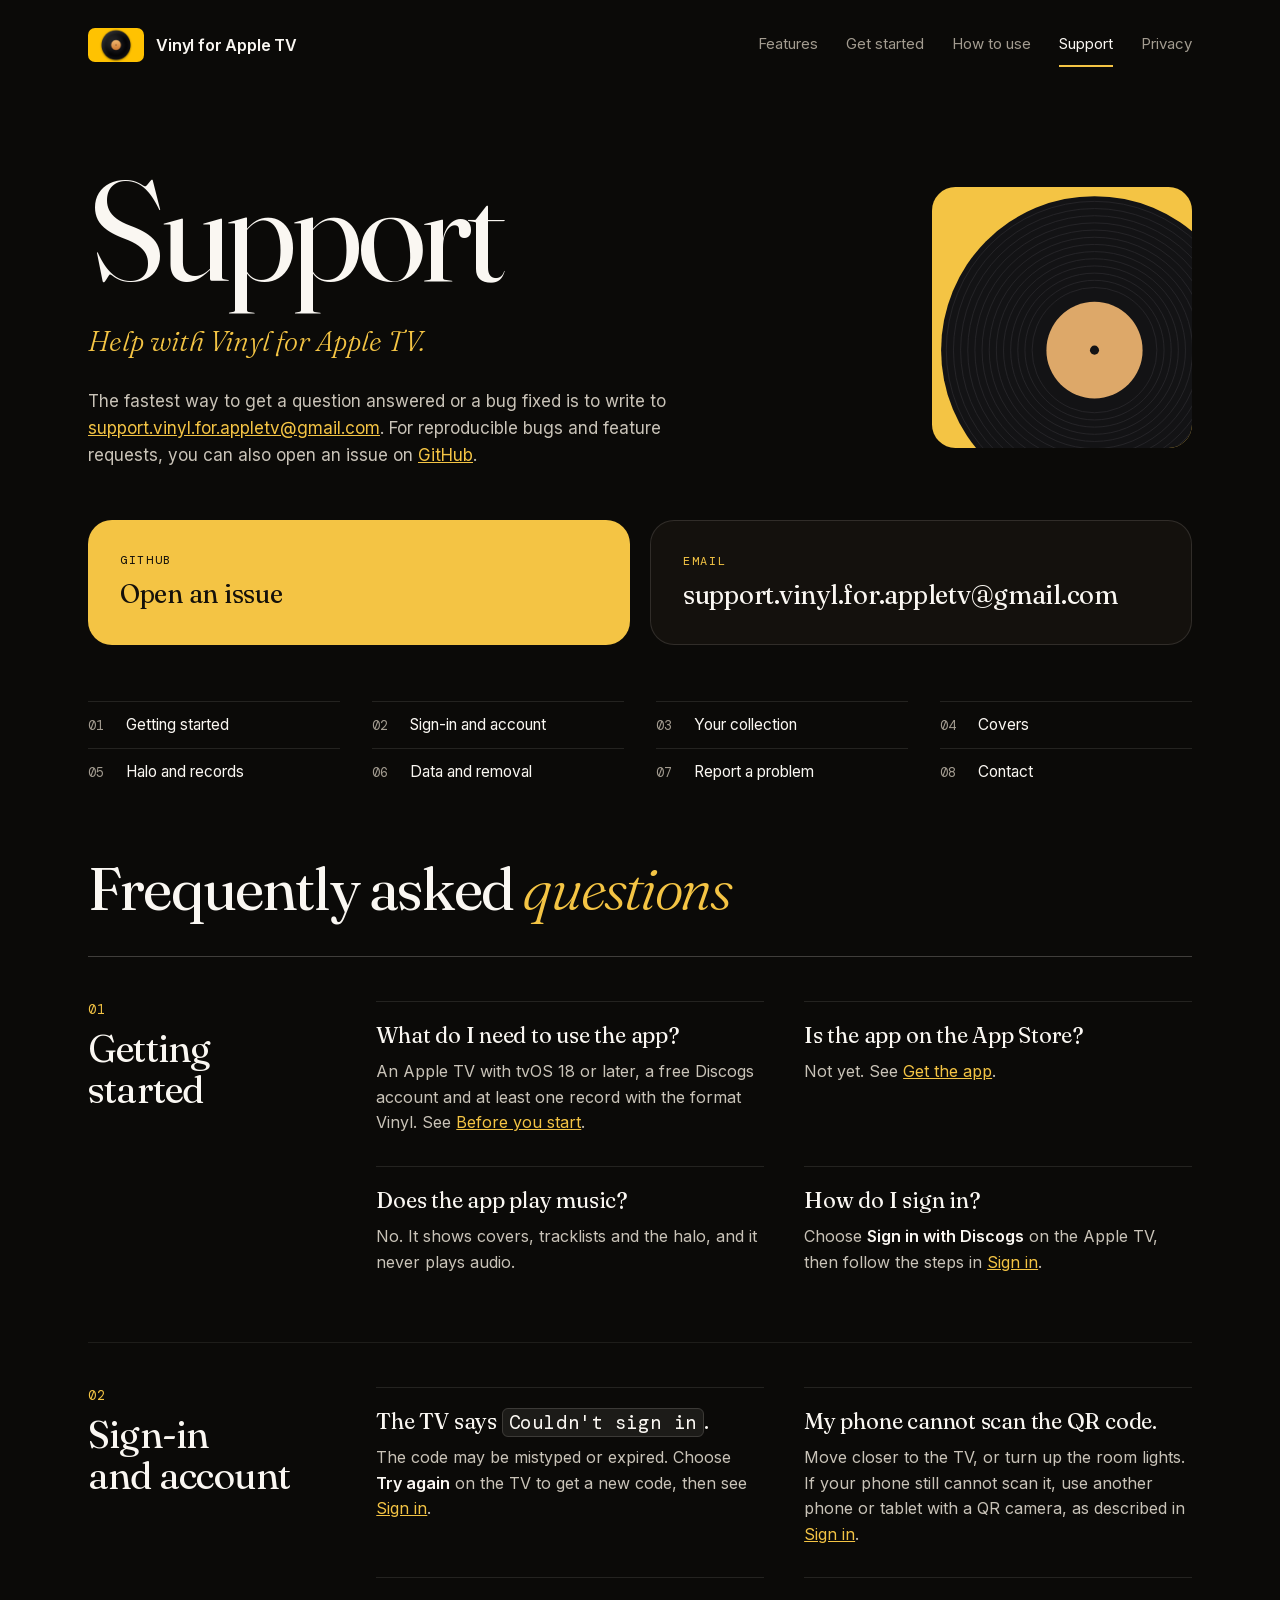
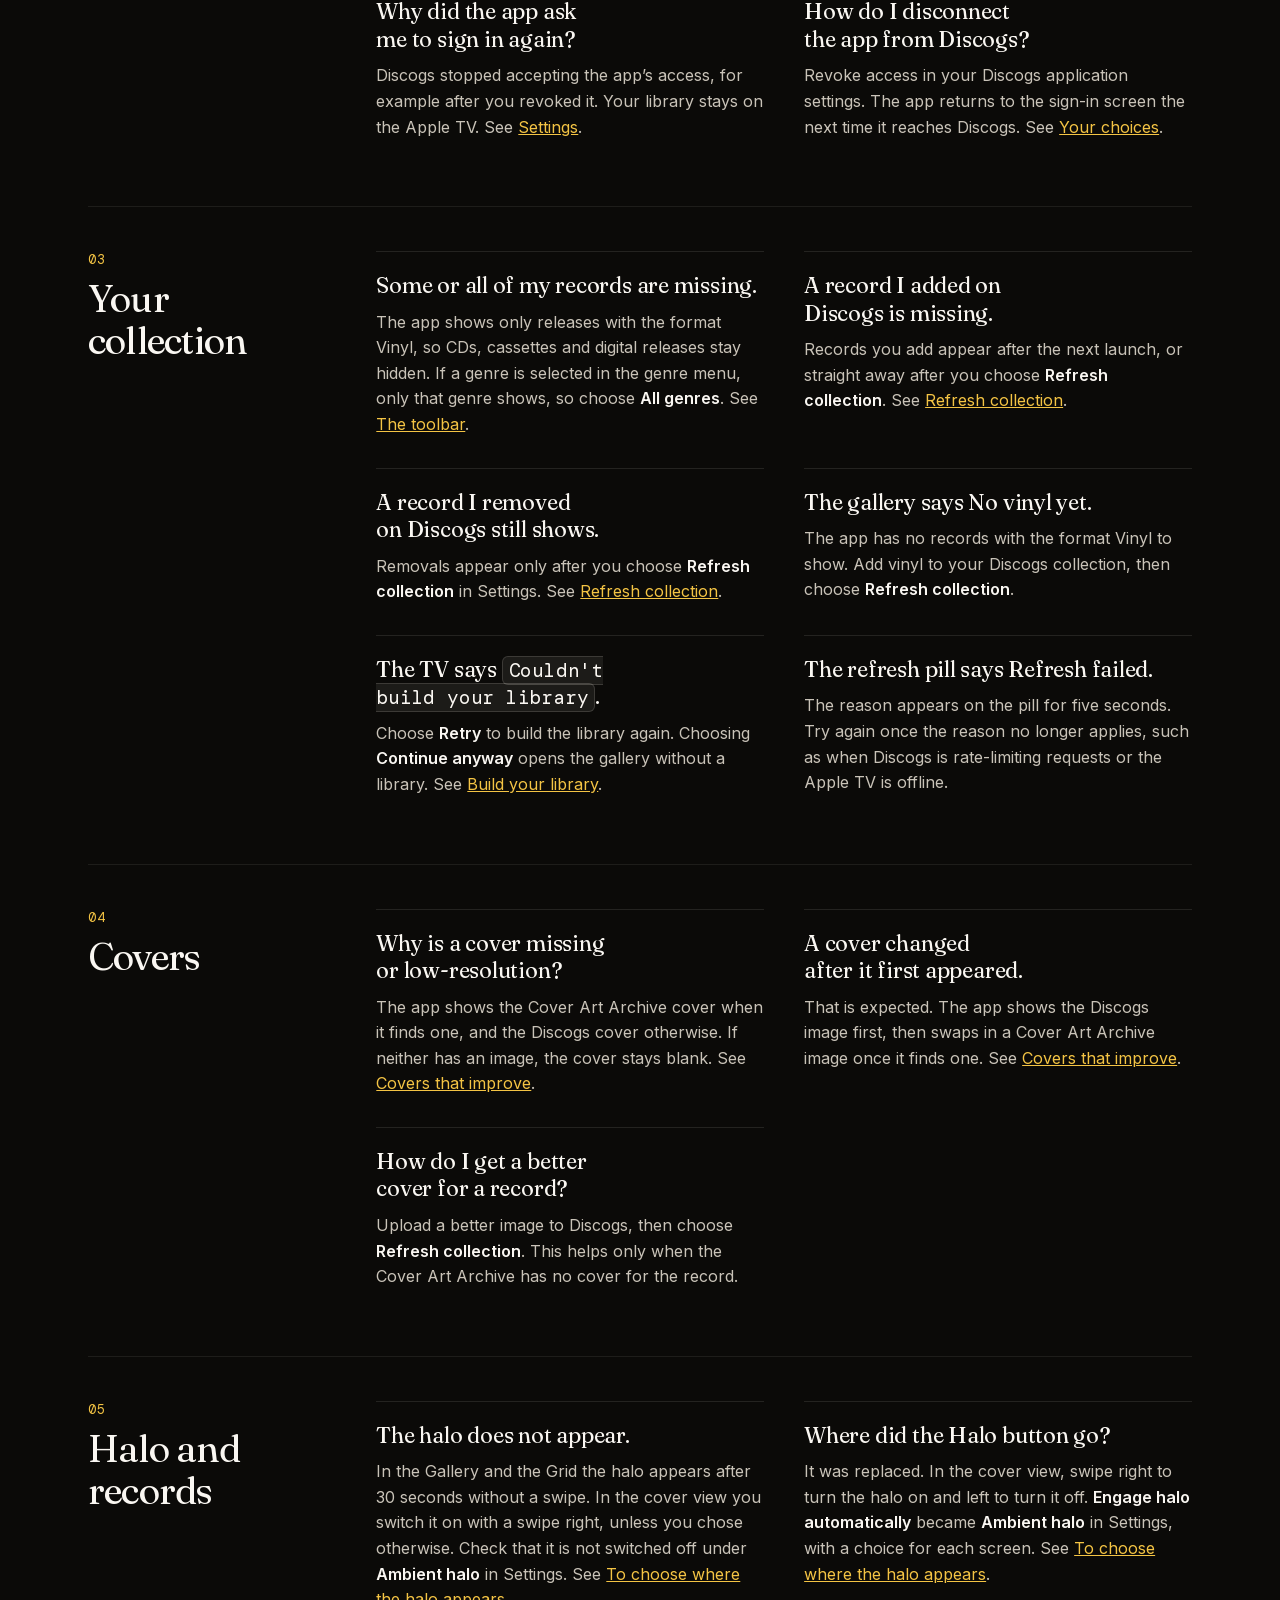
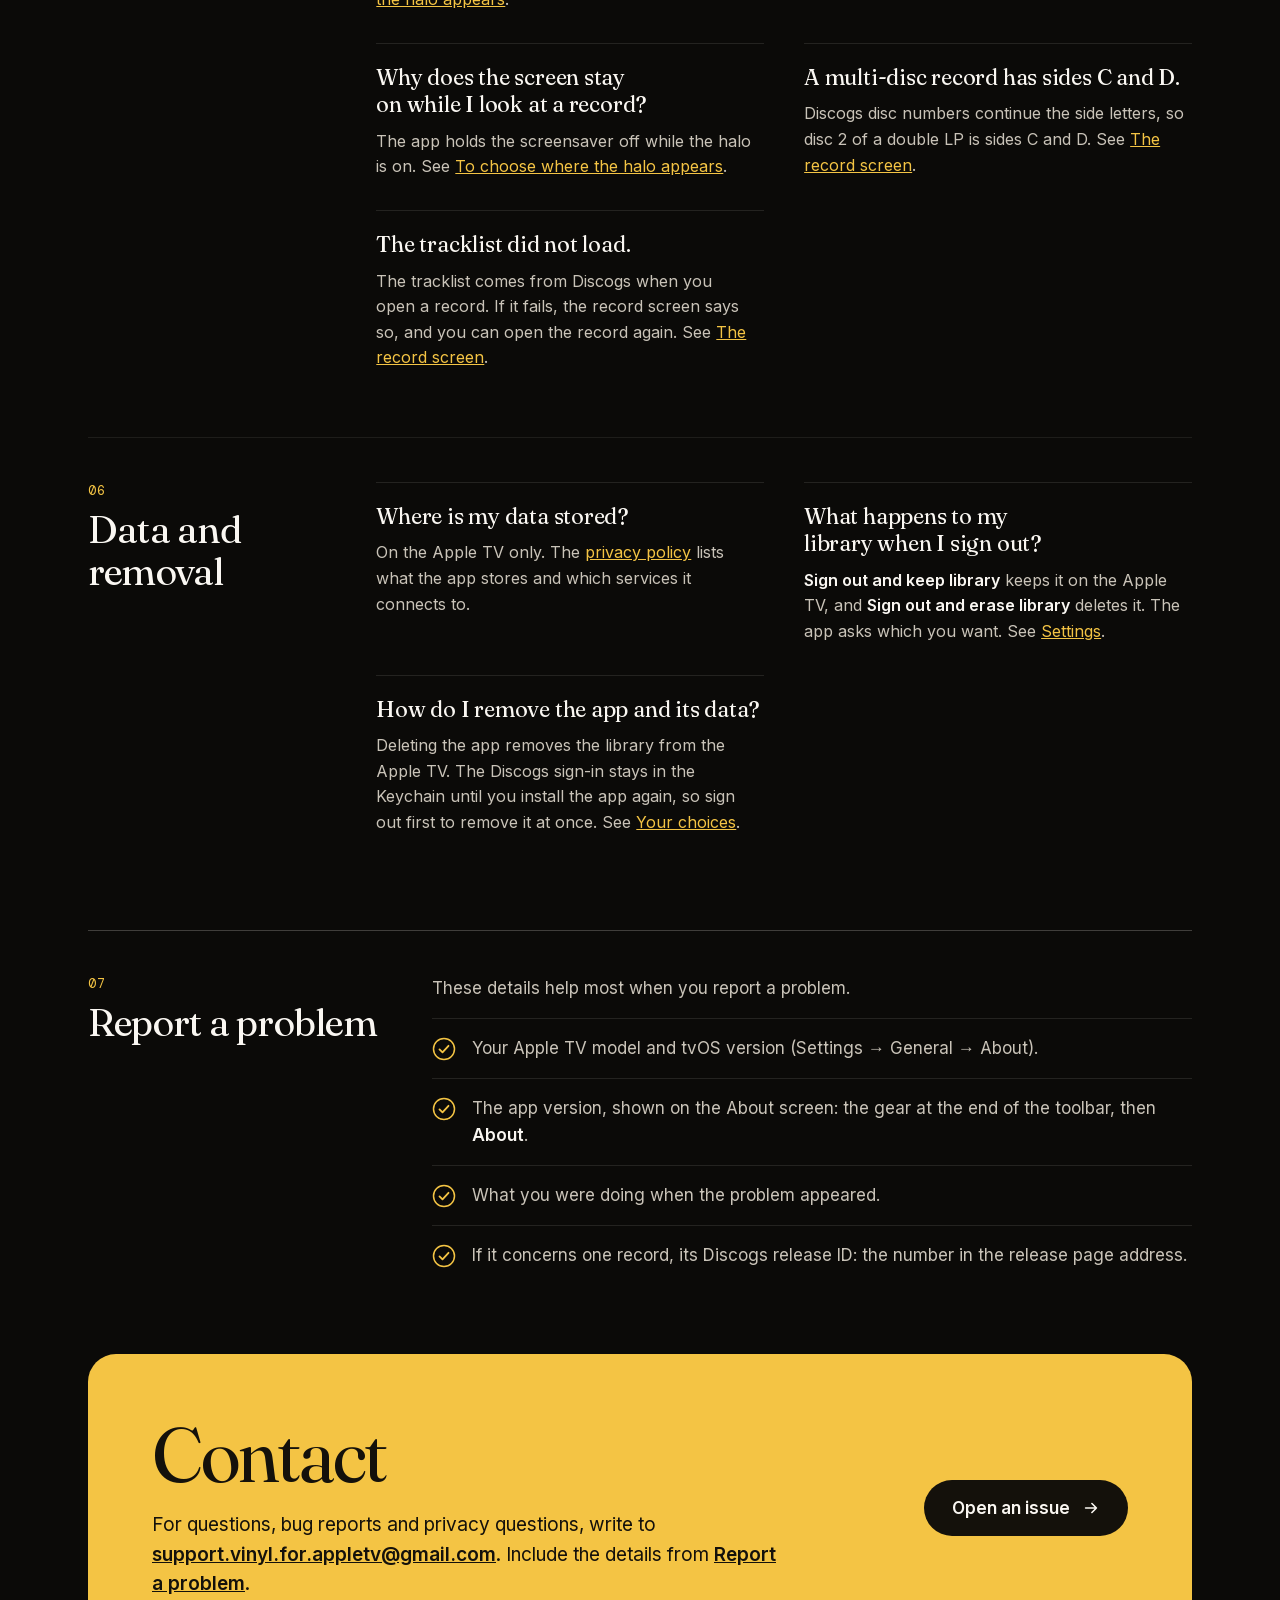
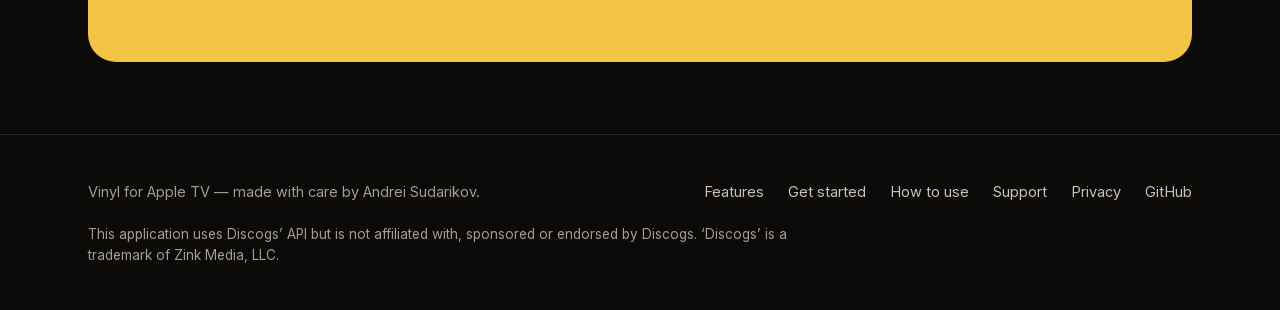
<file: docs/support.html>
<!doctype html>
<html lang="en">
<head>
  <meta charset="utf-8">
  <meta name="viewport" content="width=device-width, initial-scale=1, viewport-fit=cover">
  <title>Support — Vinyl for Apple TV</title>
  <meta name="description" content="Help, FAQ, and contact information for Vinyl for Apple TV.">
  <meta name="theme-color" content="#0b0a08">
  <meta property="og:title" content="Support — Vinyl for Apple TV">
  <meta property="og:description" content="Help, FAQ, and contact information for Vinyl for Apple TV.">
  <meta property="og:image" content="https://andreisudarikov19.github.io/vinyl-art-apple-tv/assets/icon.png">
  <meta property="og:type" content="website">
  <link rel="icon" type="image/png" href="assets/icon.png">
  <link rel="apple-touch-icon" href="assets/icon.png">
  <link rel="stylesheet" href="styles.css">
</head>
<body class="page--break-words">
<header class="container">
<div class="site-nav">
<a href="./" class="site-nav__brand"><img width="512" height="307" src="assets/icon.png" alt="Vinyl for Apple TV icon" class="site-nav__icon"><span>Vinyl for Apple TV</span></a>
<nav aria-label="Main" class="site-nav__links">
<a href="index.html#features" class="site-nav__link">Features</a>
<a href="get-started.html" class="site-nav__link">Get started</a>
<a href="how-to-use.html" class="site-nav__link">How to use</a>
<a href="support.html" aria-current="page" class="site-nav__link--current">Support</a>
<a href="privacy.html" class="site-nav__link">Privacy</a>
</nav></div></header>
<main>
<div class="container">
<div class="hero--tight">
<div class="hero__body">
<h1 class="hero__title">Support</h1>
<p class="hero__sub--accent">Help with Vinyl for Apple TV.</p>
<div class="hero__intro--single"><p class="text">The fastest way to get a question answered or a bug fixed is to write to <a href="mailto:support.vinyl.for.appletv@gmail.com" class="nowrap">support.vinyl.for.appletv@gmail.com</a>. For reproducible bugs and feature requests, you can also open an issue on <a href="https://github.com/andreisudarikov19/vinyl-art-apple-tv/issues">GitHub</a>.</p></div>
</div>
<div class="hero__art--small"><img width="400" height="400" src="assets/record-tile.svg" alt="" class="hero__art-img"></div>
</div>
<div class="routes">
<a href="https://github.com/andreisudarikov19/vinyl-art-apple-tv/issues" class="route--primary"><span class="route__label">GitHub</span><span class="route__value">Open an issue</span></a>
<a href="mailto:support.vinyl.for.appletv@gmail.com" class="route"><span class="route__label--accent">Email</span><span class="route__value">support.vinyl.for.appletv@gmail.com</span></a>
</div>
<nav aria-label="Topics" class="index-grid">
<a href="#faq-getting-started" class="index-link"><span class="toc__code">01</span><span>Getting started</span></a>
<a href="#faq-sign-in" class="index-link"><span class="toc__code">02</span><span>Sign-in and account</span></a>
<a href="#faq-collection" class="index-link"><span class="toc__code">03</span><span>Your collection</span></a>
<a href="#faq-covers" class="index-link"><span class="toc__code">04</span><span>Covers</span></a>
<a href="#faq-halo" class="index-link"><span class="toc__code">05</span><span>Halo and records</span></a>
<a href="#faq-data" class="index-link"><span class="toc__code">06</span><span>Data and removal</span></a>
<a href="#report-a-problem" class="index-link"><span class="toc__code">07</span><span>Report a problem</span></a>
<a href="#contact" class="index-link"><span class="toc__code">08</span><span>Contact</span></a>
</nav>
<h2 id="frequently-asked-questions" class="faq-title">Frequently asked <em class="accent-em">questions</em></h2>
<section id="faq-getting-started" class="topic--first">
<div class="topic__head">
<span class="num">01</span>
<h3 class="topic__title">Getting started</h3>
</div>
<div class="faq-grid">
<div class="faq"><h4 class="faq__q">What do I need to use the app?</h4><p class="text-sm">An Apple TV with tvOS 18 or later, a free Discogs account and at least one record with the format Vinyl. See <a href="get-started.html#before-you-start">Before you start</a>.</p></div>
<div class="faq"><h4 class="faq__q">Is the app on the App Store?</h4><p class="text-sm">Not yet. See <a href="get-started.html#getting-the-app">Get the app</a>.</p></div>
<div class="faq"><h4 class="faq__q">Does the app play music?</h4><p class="text-sm">No. It shows covers, tracklists and the halo, and it never plays audio.</p></div>
<div class="faq"><h4 class="faq__q">How do I sign in?</h4><p class="text-sm">Choose <strong class="ui-name">Sign in with Discogs</strong> on the Apple TV, then follow the steps in <a href="get-started.html#sign-in">Sign in</a>.</p></div>
</div></section>
<section id="faq-sign-in" class="topic">
<div class="topic__head">
<span class="num">02</span>
<h3 class="topic__title">Sign-in and account</h3>
</div>
<div class="faq-grid">
<div class="faq"><h4 class="faq__q">The TV says <code class="ui-value">Couldn't sign in</code>.</h4><p class="text-sm">The code may be mistyped or expired. Choose <strong class="ui-name">Try again</strong> on the TV to get a new code, then see <a href="get-started.html#sign-in">Sign in</a>.</p></div>
<div class="faq"><h4 class="faq__q">My phone cannot scan the QR code.</h4><p class="text-sm">Move closer to the TV, or turn up the room lights. If your phone still cannot scan it, use another phone or tablet with a QR camera, as described in <a href="get-started.html#sign-in">Sign in</a>.</p></div>
<div class="faq"><h4 class="faq__q">Why did the app ask me to sign in again?</h4><p class="text-sm">Discogs stopped accepting the app’s access, for example after you revoked it. Your library stays on the Apple TV. See <a href="how-to-use.html#settings">Settings</a>.</p></div>
<div class="faq"><h4 class="faq__q">How do I disconnect the app from Discogs?</h4><p class="text-sm">Revoke access in your Discogs application settings. The app returns to the sign-in screen the next time it reaches Discogs. See <a href="privacy.html#your-choices">Your choices</a>.</p></div>
</div></section>
<section id="faq-collection" class="topic">
<div class="topic__head">
<span class="num">03</span>
<h3 class="topic__title">Your collection</h3>
</div>
<div class="faq-grid">
<div class="faq"><h4 class="faq__q">Some or all of my records are missing.</h4><p class="text-sm">The app shows only releases with the format Vinyl, so CDs, cassettes and digital releases stay hidden. If a genre is selected in the genre menu, only that genre shows, so choose <strong class="ui-name">All genres</strong>. See <a href="how-to-use.html#sort-filter-suggest">The toolbar</a>.</p></div>
<div class="faq"><h4 class="faq__q">A record I added on Discogs is missing.</h4><p class="text-sm">Records you add appear after the next launch, or straight away after you choose <strong class="ui-name">Refresh collection</strong>. See <a href="how-to-use.html#refresh-your-collection">Refresh collection</a>.</p></div>
<div class="faq"><h4 class="faq__q">A record I removed on Discogs still shows.</h4><p class="text-sm">Removals appear only after you choose <strong class="ui-name">Refresh collection</strong> in Settings. See <a href="how-to-use.html#refresh-your-collection">Refresh collection</a>.</p></div>
<div class="faq"><h4 class="faq__q">The gallery says No vinyl yet.</h4><p class="text-sm">The app has no records with the format Vinyl to show. Add vinyl to your Discogs collection, then choose <strong class="ui-name">Refresh collection</strong>.</p></div>
<div class="faq"><h4 class="faq__q">The TV says <code class="ui-value">Couldn't build your library</code>.</h4><p class="text-sm">Choose <strong class="ui-name">Retry</strong> to build the library again. Choosing <strong class="ui-name">Continue anyway</strong> opens the gallery without a library. See <a href="get-started.html#build-library">Build your library</a>.</p></div>
<div class="faq"><h4 class="faq__q">The refresh pill says Refresh failed.</h4><p class="text-sm">The reason appears on the pill for five seconds. Try again once the reason no longer applies, such as when Discogs is rate-limiting requests or the Apple TV is offline.</p></div>
</div></section>
<section id="faq-covers" class="topic">
<div class="topic__head">
<span class="num">04</span>
<h3 class="topic__title">Covers</h3>
</div>
<div class="faq-grid">
<div class="faq"><h4 class="faq__q">Why is a cover missing or low-resolution?</h4><p class="text-sm">The app shows the Cover Art Archive cover when it finds one, and the Discogs cover otherwise. If neither has an image, the cover stays blank. See <a href="how-to-use.html#cover-art">Covers that improve</a>.</p></div>
<div class="faq"><h4 class="faq__q">A cover changed after it first appeared.</h4><p class="text-sm">That is expected. The app shows the Discogs image first, then swaps in a Cover Art Archive image once it finds one. See <a href="how-to-use.html#cover-art">Covers that improve</a>.</p></div>
<div class="faq"><h4 class="faq__q">How do I get a better cover for a record?</h4><p class="text-sm">Upload a better image to Discogs, then choose <strong class="ui-name">Refresh collection</strong>. This helps only when the Cover Art Archive has no cover for the record.</p></div>
</div></section>
<section id="faq-halo" class="topic">
<div class="topic__head">
<span class="num">05</span>
<h3 class="topic__title">Halo and records</h3>
</div>
<div class="faq-grid">
<div class="faq"><h4 class="faq__q">The halo does not appear.</h4><p class="text-sm">In the Gallery and the Grid the halo appears after 30 seconds without a swipe. In the cover view you switch it on with a swipe right, unless you chose otherwise. Check that it is not switched off under <strong class="ui-name">Ambient halo</strong> in Settings. See <a href="how-to-use.html#turn-the-halo-on-or-off">To choose where the halo appears</a>.</p></div>
<div class="faq"><h4 class="faq__q">Where did the Halo button go?</h4><p class="text-sm">It was replaced. In the cover view, swipe right to turn the halo on and left to turn it off. <strong class="ui-name">Engage halo automatically</strong> became <strong class="ui-name">Ambient halo</strong> in Settings, with a choice for each screen. See <a href="how-to-use.html#turn-the-halo-on-or-off">To choose where the halo appears</a>.</p></div>
<div class="faq"><h4 class="faq__q">Why does the screen stay on while I look at a record?</h4><p class="text-sm">The app holds the screensaver off while the halo is on. See <a href="how-to-use.html#turn-the-halo-on-or-off">To choose where the halo appears</a>.</p></div>
<div class="faq"><h4 class="faq__q">A multi-disc record has sides C and D.</h4><p class="text-sm">Discogs disc numbers continue the side letters, so disc 2 of a double LP is sides C and D. See <a href="how-to-use.html#open-a-record">The record screen</a>.</p></div>
<div class="faq"><h4 class="faq__q">The tracklist did not load.</h4><p class="text-sm">The tracklist comes from Discogs when you open a record. If it fails, the record screen says so, and you can open the record again. See <a href="how-to-use.html#open-a-record">The record screen</a>.</p></div>
</div></section>
<section id="faq-data" class="topic">
<div class="topic__head">
<span class="num">06</span>
<h3 class="topic__title">Data and removal</h3>
</div>
<div class="faq-grid">
<div class="faq"><h4 class="faq__q">Where is my data stored?</h4><p class="text-sm">On the Apple TV only. The <a href="privacy.html">privacy policy</a> lists what the app stores and which services it connects to.</p></div>
<div class="faq"><h4 class="faq__q">What happens to my library when I sign out?</h4><p class="text-sm"><strong class="ui-name">Sign out and keep library</strong> keeps it on the Apple TV, and <strong class="ui-name">Sign out and erase library</strong> deletes it. The app asks which you want. See <a href="how-to-use.html#settings">Settings</a>.</p></div>
<div class="faq"><h4 class="faq__q">How do I remove the app and its data?</h4><p class="text-sm">Deleting the app removes the library from the Apple TV. The Discogs sign-in stays in the Keychain until you install the app again, so sign out first to remove it at once. See <a href="privacy.html#your-choices">Your choices</a>.</p></div>
</div></section>
<section id="report-a-problem" class="topic--report">
<div class="topic__head">
<span class="num">07</span>
<h2 class="topic__title">Report a problem</h2>
</div>
<div class="topic__body">
<p class="text">These details help most when you report a problem.</p>
<ul class="plain-list">
<li class="tick"><svg viewBox="0 0 24 24" width="24" height="24" aria-hidden="true" class="tick__icon"><circle cx="12" cy="12" r="10.5" fill="none" stroke="#F4C444" stroke-width="1.5"/><path d="M7.5 12.4l3 3 6-6.6" fill="none" stroke="#F4C444" stroke-width="1.8" stroke-linecap="round" stroke-linejoin="round"/></svg><span>Your Apple TV model and tvOS version (Settings → General → About).</span></li>
<li class="tick"><svg viewBox="0 0 24 24" width="24" height="24" aria-hidden="true" class="tick__icon"><circle cx="12" cy="12" r="10.5" fill="none" stroke="#F4C444" stroke-width="1.5"/><path d="M7.5 12.4l3 3 6-6.6" fill="none" stroke="#F4C444" stroke-width="1.8" stroke-linecap="round" stroke-linejoin="round"/></svg><span>The app version, shown on the About screen: the gear at the end of the toolbar, then <strong class="ui-name">About</strong>.</span></li>
<li class="tick"><svg viewBox="0 0 24 24" width="24" height="24" aria-hidden="true" class="tick__icon"><circle cx="12" cy="12" r="10.5" fill="none" stroke="#F4C444" stroke-width="1.5"/><path d="M7.5 12.4l3 3 6-6.6" fill="none" stroke="#F4C444" stroke-width="1.8" stroke-linecap="round" stroke-linejoin="round"/></svg><span>What you were doing when the problem appeared.</span></li>
<li class="tick"><svg viewBox="0 0 24 24" width="24" height="24" aria-hidden="true" class="tick__icon"><circle cx="12" cy="12" r="10.5" fill="none" stroke="#F4C444" stroke-width="1.5"/><path d="M7.5 12.4l3 3 6-6.6" fill="none" stroke="#F4C444" stroke-width="1.8" stroke-linecap="round" stroke-linejoin="round"/></svg><span>If it concerns one record, its Discogs release ID: the number in the release page address.</span></li>
</ul></div></section>
<section id="contact" class="band-contact">
<div class="band__body">
<h2 class="band__title">Contact</h2>
<p class="band__lead--contact">For questions, bug reports and privacy questions, write to <a href="mailto:support.vinyl.for.appletv@gmail.com" class="link-on-yolk">support.vinyl.for.appletv@gmail.com</a>. Include the details from <a href="#report-a-problem" class="link-on-yolk">Report a problem</a>.</p>
</div>
<a href="https://github.com/andreisudarikov19/vinyl-art-apple-tv/issues" class="btn-dark">Open an issue<svg viewBox="0 0 20 20" width="18" height="18" aria-hidden="true" class="icon"><path d="M4 10h12M11 5l5 5-5 5" fill="none" stroke="currentColor" stroke-width="1.8" stroke-linecap="round" stroke-linejoin="round"/></svg></a>
</section>
</div>
</main>
<footer class="site-footer">
<div class="container">
<div class="site-footer__row">
<span>Vinyl for Apple TV — made with care by Andrei Sudarikov.</span>
<div class="site-footer__links">
<a href="index.html#features" class="site-footer__link">Features</a>
<a href="get-started.html" class="site-footer__link">Get started</a>
<a href="how-to-use.html" class="site-footer__link">How to use</a>
<a href="support.html" class="site-footer__link">Support</a>
<a href="privacy.html" class="site-footer__link">Privacy</a>
<a href="https://github.com/andreisudarikov19/vinyl-art-apple-tv" class="site-footer__link">GitHub</a>
</div></div>
<p class="site-footer__notice">This application uses Discogs’ API but is not affiliated with, sponsored or endorsed by Discogs. ‘Discogs’ is a trademark of Zink Media, LLC.</p>
</div></footer>
</body>
</html>
</file>
<file: docs/styles.css>
/* Vinyl for Apple TV — site styles ("liner notes" design).
   One class per component part; layouts are fluid (flex-wrap and auto-fit grids),
   so there are no breakpoints. */

/* Self-hosted fonts: Fraunces, Inter and DM Mono, latin subsets, SIL Open Font License
   (see assets/fonts/OFL-*.txt). Inter is a variable font, so one file covers 400 to 600. */

@font-face {
  font-family: 'DM Mono';
  font-style: normal;
  font-weight: 400;
  font-display: swap;
  src: url(assets/fonts/dm-mono-400.woff2) format('woff2');
  unicode-range: U+0000-00FF, U+0131, U+0152-0153, U+02BB-02BC, U+02C6, U+02DA, U+02DC, U+0304, U+0308, U+0329, U+2000-206F, U+20AC, U+2122, U+2191, U+2193, U+2212, U+2215, U+FEFF, U+FFFD;
}

@font-face {
  font-family: 'DM Mono';
  font-style: normal;
  font-weight: 500;
  font-display: swap;
  src: url(assets/fonts/dm-mono-500.woff2) format('woff2');
  unicode-range: U+0000-00FF, U+0131, U+0152-0153, U+02BB-02BC, U+02C6, U+02DA, U+02DC, U+0304, U+0308, U+0329, U+2000-206F, U+20AC, U+2122, U+2191, U+2193, U+2212, U+2215, U+FEFF, U+FFFD;
}

@font-face {
  font-family: 'Fraunces';
  font-style: normal;
  font-weight: 300 600;
  font-display: swap;
  src: url(assets/fonts/fraunces-normal.woff2) format('woff2');
  unicode-range: U+0000-00FF, U+0131, U+0152-0153, U+02BB-02BC, U+02C6, U+02DA, U+02DC, U+0304, U+0308, U+0329, U+2000-206F, U+20AC, U+2122, U+2191, U+2193, U+2212, U+2215, U+FEFF, U+FFFD;
}

@font-face {
  font-family: 'Fraunces';
  font-style: italic;
  font-weight: 300 600;
  font-display: swap;
  src: url(assets/fonts/fraunces-italic.woff2) format('woff2');
  unicode-range: U+0000-00FF, U+0131, U+0152-0153, U+02BB-02BC, U+02C6, U+02DA, U+02DC, U+0304, U+0308, U+0329, U+2000-206F, U+20AC, U+2122, U+2191, U+2193, U+2212, U+2215, U+FEFF, U+FFFD;
}

@font-face {
  font-family: 'Inter';
  font-style: normal;
  font-weight: 400 600;
  font-display: swap;
  src: url(assets/fonts/inter.woff2) format('woff2');
  unicode-range: U+0000-00FF, U+0131, U+0152-0153, U+02BB-02BC, U+02C6, U+02DA, U+02DC, U+0304, U+0308, U+0329, U+2000-206F, U+20AC, U+2122, U+2191, U+2193, U+2212, U+2215, U+FEFF, U+FFFD;
}

:root {
  --ink: #0B0A08;          /* page ground */
  --surface: #14110D;      /* cards and panels */
  --text: #FAF7F2;         /* headings, UI names */
  --body: #C9C3B8;         /* running text */
  --quiet: #A39C90;        /* captions, labels */
  --yolk: #F4C444;         /* the one accent, from the app icon */
  --yolk-hover: #FFD97A;
  --on-yolk: #14110B;      /* text on yolk */
  --line: rgba(250, 247, 242, 0.12);
  --line-soft: rgba(250, 247, 242, 0.1);
  --line-strong: rgba(250, 247, 242, 0.22);
  --serif: 'Fraunces', 'Iowan Old Style', Georgia, serif;
  --sans: 'Inter', -apple-system, 'Helvetica Neue', Arial, sans-serif;
  --mono: 'DM Mono', ui-monospace, Menlo, monospace;
}

html { scroll-behavior: smooth; }

body {
  margin: 0;
  background: var(--ink);
  color: var(--text);
  font-family: var(--sans);
  -webkit-font-smoothing: antialiased;
}

/* Long words such as the support email wrap instead of overflowing a phone. */
body.page--break-words { overflow-wrap: anywhere; }

/* width/height attributes reserve space; the rendered height always follows the width. */
img { max-width: 100%; height: auto; }

a { color: var(--yolk); }
a:hover { color: var(--yolk-hover); }
a:focus-visible { outline: 2px solid var(--yolk); outline-offset: 3px; border-radius: 4px; }

@media (prefers-reduced-motion: reduce) {
  html { scroll-behavior: auto; }
}

/* The first feature on the home page shows a close crop of gallery.jpg. */
.screenshot-crop {
  aspect-ratio: 16 / 9;
  overflow: hidden;
  border-radius: 16px;
  border: 1px solid var(--line);
  box-sizing: border-box;
  box-shadow: 0 30px 80px rgba(0, 0, 0, 0.5);
}
.screenshot-crop img {
  width: 100%;
  height: 100%;
  object-fit: cover;
  display: block;
  transform: scale(1.43);
  transform-origin: 50% 53%;
}


/* --- container --- */
.container {
  max-width: 1200px;
  margin: 0 auto;
  padding: 0 clamp(20px, 4vw, 48px);
  box-sizing: border-box;
}

/* --- site-nav --- */
.site-nav {
  display: flex;
  flex-wrap: wrap;
  align-items: center;
  justify-content: space-between;
  gap: 8px 28px;
  padding: 22px 0;
}
.site-nav__brand {
  display: flex;
  align-items: center;
  gap: 12px;
  min-height: 44px;
  color: var(--text);
  text-decoration: none;
  font-weight: 600;
  font-size: 16px;
  letter-spacing: -0.01em;
}
.site-nav__icon {
  width: 56px;
  height: 34px;
  object-fit: cover;
  border-radius: 7px;
  display: block;
}
.site-nav__links {
  display: flex;
  flex-wrap: wrap;
  gap: 4px 28px;
}
.site-nav__link {
  color: var(--quiet);
  text-decoration: none;
  font-size: 15px;
  padding: 12px 0;
  border-bottom: 2px solid transparent;
}

/* --- home-hero --- */
.home-hero {
  display: flex;
  flex-direction: column;
  gap: 32px;
  padding: clamp(40px, 6vw, 96px) 0 calc(22vw + 56px);
}
.home-hero__title {
  margin: 0;
  max-width: 1120px;
  font-family: var(--serif);
  font-weight: 400;
  font-size: clamp(44px, 7.6vw, 112px);
  line-height: 0.96;
  letter-spacing: -0.035em;
  color: var(--text);
  text-wrap: balance;
}

/* --- accent-em --- */
.accent-em {
  font-style: italic;
  font-weight: 300;
  color: var(--yolk);
}

/* --- home-hero --- */
.home-hero__lead {
  margin: 0;
  max-width: 660px;
  font-size: clamp(18px, 1.6vw, 21px);
  line-height: 1.55;
  color: var(--body);
  text-wrap: pretty;
}

/* --- cta-row --- */
.cta-row {
  display: flex;
  flex-wrap: wrap;
  gap: 14px;
  align-items: center;
}

/* --- btn-primary --- */
.btn-primary {
  display: inline-flex;
  align-items: center;
  gap: 12px;
  min-height: 56px;
  box-sizing: border-box;
  padding: 0 28px;
  border-radius: 999px;
  font-weight: 600;
  font-size: 17px;
  text-decoration: none;
  background: var(--yolk);
  color: var(--on-yolk);
}

/* --- icon --- */
.icon {
  display: block;
}

/* --- btn-soon --- */
.btn-soon {
  display: inline-flex;
  align-items: center;
  gap: 12px;
  min-height: 56px;
  box-sizing: border-box;
  padding: 0 28px;
  border-radius: 999px;
  font-size: 17px;
  text-decoration: none;
  border: 1px dashed rgba(250, 247, 242, 0.34);
  color: var(--body);
  font-weight: 500;
}

/* --- band-yolk --- */
.band-yolk {
  background: var(--yolk);
  color: var(--on-yolk);
}

/* --- home-shot --- */
.home-shot {
  margin: 0;
  display: flex;
  flex-direction: column;
  gap: 16px;
}
.home-shot__img {
  width: 100%;
  aspect-ratio: 16 / 9;
  object-fit: cover;
  display: block;
  margin-top: -22vw;
  border-radius: clamp(12px, 1.6vw, 24px);
  box-shadow: 0 40px 90px rgba(0, 0, 0, 0.55);
}
.home-shot__caption {
  font-family: var(--mono);
  font-size: 13px;
  letter-spacing: 0.1em;
  text-transform: uppercase;
  color: var(--on-yolk);
}

/* --- statement --- */
.statement {
  display: flex;
  flex-wrap: wrap;
  gap: 24px 64px;
  align-items: flex-end;
  padding: clamp(48px, 7vw, 104px) 0 clamp(48px, 7vw, 104px);
}
.statement__head {
  flex: 3 1 480px;
  min-width: 0;
  display: flex;
  flex-direction: column;
  gap: 20px;
}

/* --- eyebrow-dark --- */
.eyebrow-dark {
  font-family: var(--mono);
  font-size: 12px;
  letter-spacing: 0.16em;
  text-transform: uppercase;
  color: var(--on-yolk);
}

/* --- statement --- */
.statement__title {
  margin: 0;
  font-family: var(--serif);
  font-weight: 400;
  font-size: clamp(36px, 5.4vw, 80px);
  line-height: 0.98;
  letter-spacing: -0.03em;
  color: var(--on-yolk);
  text-wrap: balance;
}

/* --- em-light --- */
.em-light {
  font-style: italic;
  font-weight: 300;
}

/* --- statement --- */
.statement__lead {
  flex: 2 1 320px;
  min-width: 0;
  margin: 0;
  font-size: 19px;
  line-height: 1.55;
  color: var(--on-yolk);
  text-wrap: pretty;
}

/* --- features --- */
.features {
  display: flex;
  flex-direction: column;
  padding: clamp(32px, 4vw, 56px) 0 24px;
}

/* --- feature-row --- */
.feature-row--first {
  display: flex;
  flex-wrap: wrap;
  flex-direction: row;
  gap: 28px 56px;
  align-items: center;
  padding: 48px 0;
  border-top: none;
}

/* --- feature --- */
.feature__figure {
  flex: 3 1 520px;
  min-width: 0;
  margin: 0;
  display: flex;
  flex-direction: column;
  gap: 14px;
}

/* --- screenshot --- */
.screenshot {
  width: 100%;
  aspect-ratio: 16 / 9;
  object-fit: cover;
  display: block;
  border-radius: 16px;
  border: 1px solid var(--line);
  box-sizing: border-box;
  box-shadow: 0 30px 80px rgba(0, 0, 0, 0.5);
}

/* --- feature --- */
.feature__caption {
  font-size: 14.5px;
  line-height: 1.5;
  color: var(--quiet);
  text-wrap: pretty;
}

/* --- ui-name --- */
.ui-name {
  color: var(--text);
  font-weight: 600;
}

/* --- feature --- */
.feature__body {
  flex: 2 1 320px;
  min-width: 0;
  display: flex;
  flex-direction: column;
  gap: 16px;
}
.feature__num {
  font-family: var(--mono);
  font-size: 14px;
  letter-spacing: 0.08em;
  color: var(--yolk);
}
.feature__title {
  margin: 0;
  font-family: var(--serif);
  font-weight: 400;
  font-size: clamp(32px, 4vw, 48px);
  line-height: 1.05;
  letter-spacing: -0.02em;
  color: var(--text);
}
.feature__text {
  margin: 0;
  font-size: 18px;
  line-height: 1.6;
  color: var(--body);
  text-wrap: pretty;
}

/* --- feature-row --- */
.feature-row--flip {
  display: flex;
  flex-wrap: wrap;
  flex-direction: row-reverse;
  gap: 28px 56px;
  align-items: center;
  padding: 48px 0;
  border-top: 1px solid var(--line-soft);
}
.feature-row {
  display: flex;
  flex-wrap: wrap;
  flex-direction: row;
  gap: 28px 56px;
  align-items: center;
  padding: 48px 0;
  border-top: 1px solid var(--line-soft);
}

/* --- closing --- */
.closing {
  background: var(--surface);
  border: 1px solid var(--line);
  border-radius: 28px;
  padding: clamp(28px, 5vw, 72px);
  box-sizing: border-box;
  display: flex;
  flex-wrap: wrap;
  gap: 32px 56px;
  align-items: center;
  margin: 24px 0 80px;
}

/* --- band --- */
.band__body {
  flex: 999 1 420px;
  min-width: 0;
  display: flex;
  flex-direction: column;
  gap: 18px;
}

/* --- eyebrow --- */
.eyebrow {
  font-family: var(--mono);
  font-size: 12px;
  letter-spacing: 0.16em;
  text-transform: uppercase;
  color: var(--yolk);
}

/* --- closing --- */
.closing__title {
  margin: 0;
  font-family: var(--serif);
  font-weight: 400;
  font-size: clamp(40px, 6vw, 84px);
  line-height: 0.98;
  letter-spacing: -0.03em;
  color: var(--text);
}
.closing__lead {
  margin: 0;
  max-width: 560px;
  font-size: 19px;
  line-height: 1.55;
  color: var(--body);
  text-wrap: pretty;
}

/* --- site-footer --- */
.site-footer {
  border-top: 1px solid var(--line);
}
.site-footer__row {
  display: flex;
  flex-wrap: wrap;
  align-items: center;
  justify-content: space-between;
  gap: 12px 28px;
  padding: 36px 0 12px;
  font-size: 14.5px;
  color: var(--quiet);
}
.site-footer__links {
  display: flex;
  flex-wrap: wrap;
  gap: 0 24px;
}
.site-footer__link {
  color: var(--body);
  text-decoration: none;
  padding: 12px 0;
}
.site-footer__notice {
  margin: 0;
  padding: 0 0 44px;
  max-width: 720px;
  font-size: 13.5px;
  line-height: 1.55;
  color: var(--quiet);
}

/* --- site-nav --- */
.site-nav__link--current {
  color: var(--text);
  text-decoration: none;
  font-size: 15px;
  padding: 12px 0;
  border-bottom: 2px solid var(--yolk);
}

/* --- hero --- */
.hero {
  display: flex;
  flex-wrap: wrap;
  align-items: center;
  gap: 48px;
  padding: clamp(40px, 6vw, 88px) 0 clamp(40px, 5vw, 72px);
}
.hero__body {
  flex: 999 1 520px;
  min-width: 0;
  display: flex;
  flex-direction: column;
  gap: 28px;
}
.hero__title {
  margin: 0;
  font-family: var(--serif);
  font-weight: 400;
  font-size: clamp(64px, 11vw, 148px);
  line-height: 0.92;
  letter-spacing: -0.035em;
  color: var(--text);
}
.hero__sub {
  margin: 0;
  max-width: 560px;
  font-family: var(--serif);
  font-weight: 300;
  font-size: clamp(22px, 2.4vw, 28px);
  line-height: 1.3;
  color: var(--text);
  text-wrap: balance;
}
.hero__intro {
  max-width: 600px;
  display: flex;
  flex-direction: column;
  gap: 14px;
}

/* --- text --- */
.text {
  margin: 0;
  font-size: 17px;
  line-height: 1.6;
  color: var(--body);
  text-wrap: pretty;
}

/* --- hero --- */
.hero__art {
  flex: 1 1 300px;
  max-width: 420px;
  min-width: 0;
}
.hero__art-img {
  display: block;
  width: 100%;
  height: auto;
}

/* --- toc --- */
.toc {
  display: grid;
  grid-template-columns: repeat(auto-fit, minmax(min(190px, 100%), 1fr));
  gap: 40px 28px;
  padding: 36px 0 64px;
  border-top: 1px solid var(--line-strong);
}
.toc__group {
  display: flex;
  flex-direction: column;
  gap: 6px;
}
.toc__group-name {
  font-family: var(--serif);
  font-size: 26px;
  line-height: 1.2;
  color: var(--text);
  padding-bottom: 10px;
}
.toc__link {
  display: flex;
  gap: 14px;
  align-items: baseline;
  min-height: 44px;
  box-sizing: border-box;
  padding: 11px 0;
  border-top: 1px solid var(--line-soft);
  color: var(--text);
  text-decoration: none;
  font-size: 15.5px;
  line-height: 1.4;
}
.toc__code {
  font-family: var(--mono);
  font-size: 13px;
  color: var(--quiet);
  flex: none;
  width: 24px;
}

/* --- primer --- */
.primer {
  background: var(--surface);
  border: 1px solid var(--line);
  border-radius: 24px;
  padding: clamp(24px, 4vw, 48px);
  box-sizing: border-box;
  display: flex;
  flex-wrap: wrap;
  gap: 40px;
  align-items: center;
  margin-bottom: 40px;
}
.primer__well {
  flex: 1 1 200px;
  max-width: 260px;
  background: var(--ink);
  border-radius: 16px;
  padding: 22px 0 0;
  display: flex;
  justify-content: center;
}
.primer__remote {
  width: 172px;
  height: auto;
  display: block;
}
.primer__body {
  flex: 999 1 480px;
  min-width: 0;
  display: flex;
  flex-direction: column;
  gap: 22px;
}

/* --- section-title --- */
.section-title {
  margin: 0;
  font-family: var(--serif);
  font-weight: 400;
  font-size: clamp(30px, 4vw, 46px);
  line-height: 1.08;
  letter-spacing: -0.02em;
  color: var(--text);
}

/* --- controls-list --- */
.controls-list--grid {
  list-style: none;
  margin: 0;
  padding: 0;
  display: grid;
  grid-template-columns: repeat(auto-fit, minmax(min(250px, 100%), 1fr));
  gap: 16px 32px;
}

/* --- control --- */
.control {
  display: flex;
  gap: 14px;
  align-items: flex-start;
}

/* --- badge --- */
.badge {
  flex: none;
  width: 26px;
  height: 26px;
  border-radius: 50%;
  background: var(--yolk);
  color: var(--on-yolk);
  font-family: var(--mono);
  font-size: 13px;
  font-weight: 500;
  display: flex;
  align-items: center;
  justify-content: center;
  margin-top: 1px;
}

/* --- control --- */
.control__text--lg {
  font-size: 16px;
  line-height: 1.5;
  color: var(--body);
}

/* --- note --- */
.note {
  margin: 0;
  font-size: 15px;
  line-height: 1.55;
  color: var(--quiet);
}

/* --- side-rule --- */
.side-rule {
  display: flex;
  align-items: center;
  gap: 18px;
  padding-top: 28px;
}
.side-rule__line {
  flex: 1;
  height: 1px;
  background: var(--line-strong);
}
.side-rule__name {
  font-family: var(--serif);
  font-style: italic;
  font-size: 20px;
  color: var(--quiet);
}

/* --- screen --- */
.screen--first {
  padding: 56px 0 72px;
  display: flex;
  flex-direction: column;
  gap: 32px;
}
.screen__head {
  display: flex;
  align-items: baseline;
  gap: 18px;
  flex-wrap: wrap;
}
.screen__code {
  font-family: var(--mono);
  font-size: 15px;
  color: var(--yolk);
  letter-spacing: 0.04em;
}
.screen__cols {
  display: flex;
  flex-wrap: wrap;
  gap: 40px;
  align-items: flex-start;
}
.screen__main {
  flex: 999 1 560px;
  min-width: 0;
  display: flex;
  flex-direction: column;
  gap: 28px;
}

/* --- prose --- */
.prose {
  max-width: 640px;
  display: flex;
  flex-direction: column;
  gap: 16px;
}

/* --- subhead --- */
.subhead {
  margin: 14px 0 0;
  font-family: var(--serif);
  font-weight: 400;
  font-size: 25px;
  line-height: 1.2;
  color: var(--text);
}

/* --- controls --- */
.controls {
  flex: 1 1 340px;
  max-width: 420px;
  min-width: 0;
  box-sizing: border-box;
  background: var(--surface);
  border: 1px solid var(--line);
  border-radius: 20px;
  padding: 28px;
  display: flex;
  flex-direction: column;
  gap: 22px;
}

/* --- label-quiet --- */
.label-quiet {
  margin: 0;
  font-family: var(--mono);
  font-size: 12px;
  font-weight: 500;
  letter-spacing: 0.16em;
  text-transform: uppercase;
  color: var(--quiet);
}

/* --- controls --- */
.controls__well {
  background: var(--ink);
  border-radius: 14px;
  padding: 18px 0 0;
  display: flex;
  justify-content: center;
}
.controls__remote {
  width: 140px;
  height: auto;
  display: block;
}

/* --- controls-list --- */
.controls-list {
  list-style: none;
  margin: 0;
  padding: 0;
  display: flex;
  flex-direction: column;
  gap: 16px;
}

/* --- control --- */
.control__text {
  font-size: 15.5px;
  line-height: 1.5;
  color: var(--body);
}

/* --- screen --- */
.screen {
  border-top: 1px solid rgba(250, 247, 242, 0.08);
  padding: 56px 0 72px;
  display: flex;
  flex-direction: column;
  gap: 32px;
}

/* --- pill --- */
.pill {
  align-self: flex-start;
  font-family: var(--mono);
  font-size: 12px;
  letter-spacing: 0.08em;
  text-transform: uppercase;
  color: var(--quiet);
  border: 1px dashed rgba(250, 247, 242, 0.3);
  border-radius: 999px;
  padding: 7px 14px;
}

/* --- plain-list --- */
.plain-list {
  list-style: none;
  margin: 0;
  padding: 0;
  display: flex;
  flex-direction: column;
}

/* --- def --- */
.def {
  display: flex;
  flex-wrap: wrap;
  gap: 4px 24px;
  padding: 16px 0;
  border-top: 1px solid var(--line-soft);
}
.def__name {
  flex: 0 0 190px;
  font-size: 16px;
  line-height: 1.6;
  font-weight: 600;
  color: var(--text);
}
.def__text {
  flex: 1 1 300px;
  min-width: 0;
  font-size: 17px;
  line-height: 1.6;
  color: var(--body);
  text-wrap: pretty;
}

/* --- steps --- */
.steps {
  list-style: none;
  margin: 0;
  padding: 0;
  display: flex;
  flex-direction: column;
  gap: 12px;
}

/* --- step-line --- */
.step-line {
  display: flex;
  gap: 14px;
  align-items: flex-start;
  font-size: 17px;
  line-height: 1.6;
  color: var(--body);
}
.step-line__num {
  flex: none;
  width: 22px;
  font-family: var(--mono);
  font-size: 14px;
  color: var(--yolk);
  padding-top: 3px;
}

/* --- ui-value --- */
.ui-value {
  font-family: var(--mono);
  font-size: 0.88em;
  background: rgba(250, 247, 242, 0.07);
  border: 1px solid rgba(250, 247, 242, 0.14);
  border-radius: 6px;
  padding: 1px 6px;
  color: var(--text);
}

/* --- back-glyph: the Back button, drawn inline in the text --- */
.back-glyph {
  display: inline-block;
  width: 1.3em;
  height: 1.3em;
  vertical-align: -0.3em;
  color: var(--text);
}

/* --- careful --- */
.careful {
  display: block;
  font-family: var(--mono);
  font-size: 12px;
  letter-spacing: 0.14em;
  text-transform: uppercase;
  color: var(--yolk);
  padding-bottom: 4px;
}

/* --- badge --- */
.badge--empty {
  flex: none;
  width: 26px;
  height: 26px;
  border-radius: 50%;
  box-sizing: border-box;
  border: 1px solid rgba(250, 247, 242, 0.34);
  margin-top: 1px;
}

/* --- bonus-grid --- */
.bonus-grid {
  display: grid;
  grid-template-columns: repeat(auto-fit, minmax(min(460px, 100%), 1fr));
  gap: 32px;
  padding: 48px 0 56px;
  align-items: start;
}

/* --- bonus-card --- */
.bonus-card {
  background: var(--surface);
  border: 1px solid var(--line);
  border-radius: 20px;
  padding: 28px;
  box-sizing: border-box;
  min-width: 0;
  display: flex;
  flex-direction: column;
  gap: 24px;
}
.bonus-card__title {
  margin: 0;
  font-family: var(--serif);
  font-weight: 400;
  font-size: 30px;
  line-height: 1.08;
  letter-spacing: -0.02em;
  color: var(--text);
}

/* --- stack --- */
.stack {
  display: flex;
  flex-direction: column;
  gap: 14px;
}

/* --- text-sm --- */
.text-sm {
  margin: 0;
  font-size: 16px;
  line-height: 1.6;
  color: var(--body);
  text-wrap: pretty;
}

/* --- step-line --- */
.step-line--sm {
  display: flex;
  gap: 14px;
  align-items: flex-start;
  font-size: 16px;
  line-height: 1.6;
  color: var(--body);
}

/* --- bonus-card --- */
.bonus-card__controls {
  display: flex;
  gap: 22px;
  align-items: flex-start;
  padding-top: 22px;
  border-top: 1px solid var(--line);
}
.bonus-card__remote {
  flex: none;
  width: 76px;
  height: auto;
  display: block;
}
.bonus-card__controls-body {
  flex: 1;
  min-width: 0;
  display: flex;
  flex-direction: column;
  gap: 14px;
}

/* --- control --- */
.control__text--sm {
  font-size: 15px;
  line-height: 1.5;
  color: var(--body);
}

/* --- stepnav --- */
.stepnav {
  display: flex;
  flex-direction: column;
  gap: 22px;
  padding: 0 0 64px;
}
.stepnav__grid {
  display: grid;
  grid-template-columns: repeat(auto-fit, minmax(min(220px, 100%), 1fr));
  gap: 0 28px;
}
.stepnav__link {
  display: flex;
  flex-direction: column;
  gap: 8px;
  padding: 20px 0 22px;
  border-top: 1px solid var(--line-strong);
  color: var(--text);
  text-decoration: none;
}

/* --- num --- */
.num {
  font-family: var(--mono);
  font-size: 13px;
  letter-spacing: 0.08em;
  color: var(--yolk);
}

/* --- stepnav --- */
.stepnav__name {
  font-family: var(--serif);
  font-size: 26px;
  line-height: 1.2;
}
.stepnav__more {
  display: flex;
  flex-wrap: wrap;
  align-items: baseline;
  gap: 4px 24px;
  font-size: 15px;
  color: var(--quiet);
}
.stepnav__more-label {
  font-family: var(--mono);
  font-size: 12px;
  letter-spacing: 0.16em;
  text-transform: uppercase;
}
.stepnav__more-link {
  color: var(--text);
  padding: 12px 0;
}

/* --- lede-wrap --- */
.lede-wrap {
  max-width: 640px;
}

/* --- checklist --- */
.checklist {
  list-style: none;
  margin: 0;
  padding: 0;
  display: grid;
  grid-template-columns: repeat(auto-fit, minmax(min(250px, 100%), 1fr));
  gap: 20px;
}

/* --- check-card --- */
.check-card {
  background: var(--surface);
  border: 1px solid var(--line);
  border-radius: 20px;
  padding: 26px;
  box-sizing: border-box;
  min-width: 0;
  display: flex;
  flex-direction: column;
  gap: 14px;
}
.check-card__icon {
  flex: none;
  display: block;
}
.check-card__title {
  font-family: var(--serif);
  font-weight: 400;
  font-size: 23px;
  line-height: 1.2;
  color: var(--text);
}
.check-card__text {
  font-size: 16px;
  line-height: 1.6;
  color: var(--body);
  text-wrap: pretty;
}

/* --- signin-steps --- */
.signin-steps {
  list-style: none;
  margin: 0;
  padding: 0;
  display: flex;
  flex-direction: column;
  border-bottom: 1px solid var(--line-soft);
}

/* --- signin-step --- */
.signin-step {
  display: flex;
  flex-wrap: wrap;
  gap: 28px 48px;
  align-items: flex-start;
  padding: 36px 0;
  border-top: 1px solid var(--line-soft);
}
.signin-step__main {
  flex: 1 1 380px;
  min-width: 0;
  display: flex;
  gap: 24px;
  align-items: flex-start;
}
.signin-step__num {
  flex: none;
  width: 48px;
  font-family: var(--serif);
  font-weight: 300;
  font-size: 68px;
  line-height: 0.85;
  color: var(--yolk);
}
.signin-step__body {
  flex: 1;
  min-width: 0;
  max-width: 560px;
  display: flex;
  flex-direction: column;
  gap: 14px;
}

/* --- chip --- */
.chip--tv {
  align-self: flex-start;
  display: inline-flex;
  align-items: center;
  gap: 8px;
  border-radius: 999px;
  padding: 6px 13px 6px 10px;
  font-family: var(--mono);
  font-size: 12px;
  letter-spacing: 0.08em;
  text-transform: uppercase;
  box-sizing: border-box;
  background: var(--yolk);
  color: var(--on-yolk);
  border: 1px solid var(--yolk);
}

/* --- signin-step --- */
.signin-step__title {
  margin: 0;
  font-family: var(--serif);
  font-weight: 400;
  font-size: 29px;
  line-height: 1.15;
  letter-spacing: -0.01em;
  color: var(--text);
}
.signin-step__img {
  flex: 1 1 360px;
  max-width: 520px;
  min-width: 0;
  aspect-ratio: 16 / 9;
  object-fit: cover;
  display: block;
  border-radius: 14px;
  border: 1px solid var(--line);
  box-sizing: border-box;
}

/* --- chip --- */
.chip--phone {
  align-self: flex-start;
  display: inline-flex;
  align-items: center;
  gap: 8px;
  border-radius: 999px;
  padding: 6px 13px 6px 10px;
  font-family: var(--mono);
  font-size: 12px;
  letter-spacing: 0.08em;
  text-transform: uppercase;
  box-sizing: border-box;
  background: transparent;
  color: var(--text);
  border: 1px solid rgba(250, 247, 242, 0.45);
}

/* --- panels --- */
.panels {
  display: flex;
  flex-wrap: wrap;
  gap: 24px;
  align-items: stretch;
}

/* --- panel --- */
.panel {
  flex: 1 1 340px;
  min-width: 0;
  box-sizing: border-box;
  background: var(--surface);
  border: 1px solid var(--line);
  border-radius: 20px;
  padding: 28px;
  display: flex;
  flex-direction: column;
  gap: 14px;
}
.panel__title {
  margin: 0;
  font-family: var(--serif);
  font-weight: 400;
  font-size: 25px;
  line-height: 1.2;
  color: var(--text);
}

/* --- screen --- */
.screen__main--prose {
  flex: 999 1 560px;
  min-width: 0;
  max-width: 640px;
  display: flex;
  flex-direction: column;
  gap: 16px;
}

/* --- panel --- */
.panel--side {
  flex: 1 1 340px;
  max-width: 440px;
  min-width: 0;
  box-sizing: border-box;
  background: var(--surface);
  border: 1px solid var(--line);
  border-radius: 20px;
  padding: 28px;
  display: flex;
  flex-direction: column;
  gap: 14px;
}

/* --- options --- */
.options {
  margin: 0;
  padding: 0 0 0 22px;
  display: flex;
  flex-direction: column;
  gap: 12px;
  font-size: 16px;
  line-height: 1.6;
  color: var(--body);
}
.options__item {
  padding-left: 4px;
}

/* --- band-ready --- */
.band-ready {
  background: var(--yolk);
  color: var(--on-yolk);
  border-radius: 28px;
  padding: clamp(28px, 5vw, 64px);
  box-sizing: border-box;
  display: flex;
  flex-wrap: wrap;
  gap: 32px 56px;
  align-items: center;
  margin: 8px 0 40px;
}

/* --- band --- */
.band__title {
  margin: 0;
  font-family: var(--serif);
  font-weight: 400;
  font-size: clamp(40px, 6vw, 76px);
  line-height: 0.98;
  letter-spacing: -0.03em;
  color: var(--on-yolk);
}
.band__lead {
  margin: 0;
  max-width: 560px;
  font-size: 18px;
  line-height: 1.55;
  color: var(--on-yolk);
  text-wrap: pretty;
}
.band__note {
  margin: 0;
  max-width: 560px;
  font-size: 15.5px;
  line-height: 1.55;
  color: var(--on-yolk);
  text-wrap: pretty;
}

/* --- ui-value --- */
.ui-value--on-yolk {
  font-family: var(--mono);
  font-size: 0.88em;
  background: rgba(20, 17, 11, 0.12);
  border-radius: 6px;
  padding: 1px 6px;
}

/* --- link-on-yolk --- */
.link-on-yolk {
  color: var(--on-yolk);
  font-weight: 600;
}

/* --- btn-dark --- */
.btn-dark {
  flex: none;
  display: inline-flex;
  align-items: center;
  gap: 12px;
  min-height: 56px;
  box-sizing: border-box;
  padding: 0 28px;
  border-radius: 999px;
  background: var(--on-yolk);
  color: var(--text);
  text-decoration: none;
  font-weight: 600;
  font-size: 17px;
}

/* --- card-grid --- */
.card-grid {
  display: grid;
  grid-template-columns: repeat(auto-fit, minmax(min(320px, 100%), 1fr));
  gap: 28px;
  padding: 48px 0 56px;
  align-items: start;
}

/* --- card --- */
.card {
  background: var(--surface);
  border: 1px solid var(--line);
  border-radius: 20px;
  padding: 28px;
  box-sizing: border-box;
  min-width: 0;
  display: flex;
  flex-direction: column;
  gap: 14px;
}
.card__title {
  margin: 0 0 4px;
  font-family: var(--serif);
  font-weight: 400;
  font-size: 28px;
  line-height: 1.15;
  letter-spacing: -0.01em;
  color: var(--text);
}

/* --- hero --- */
.hero--tight {
  display: flex;
  flex-wrap: wrap;
  align-items: center;
  gap: 48px;
  padding: clamp(40px, 6vw, 88px) 0 clamp(32px, 4vw, 56px);
}
.hero__sub--accent {
  margin: 0;
  font-family: var(--serif);
  font-style: italic;
  font-weight: 300;
  font-size: clamp(22px, 2.4vw, 28px);
  line-height: 1.3;
  color: var(--yolk);
}
.hero__intro--single {
  max-width: 600px;
}

/* --- nowrap --- */
.nowrap {
  white-space: nowrap;
}

/* --- hero --- */
.hero__art--small {
  flex: 1 1 260px;
  max-width: 340px;
  min-width: 0;
}

/* --- routes --- */
.routes {
  display: grid;
  grid-template-columns: repeat(auto-fit, minmax(min(420px, 100%), 1fr));
  gap: 20px;
  padding: 0 0 56px;
}

/* --- route --- */
.route--primary {
  min-width: 0;
  box-sizing: border-box;
  border-radius: 24px;
  padding: clamp(20px, 3vw, 32px);
  display: flex;
  flex-direction: column;
  gap: 10px;
  text-decoration: none;
  overflow-wrap: normal;
  background: var(--yolk);
  color: var(--on-yolk);
}
.route__label {
  font-family: var(--mono);
  font-size: 12px;
  letter-spacing: 0.14em;
  text-transform: uppercase;
}
.route__value {
  font-family: var(--serif);
  font-weight: 400;
  font-size: clamp(15px, 4.2vw, 26px);
  line-height: 1.25;
  letter-spacing: -0.01em;
  white-space: nowrap;
}
.route {
  min-width: 0;
  box-sizing: border-box;
  border-radius: 24px;
  padding: clamp(20px, 3vw, 32px);
  display: flex;
  flex-direction: column;
  gap: 10px;
  text-decoration: none;
  overflow-wrap: normal;
  background: var(--surface);
  border: 1px solid var(--line);
  color: var(--text);
}
.route__label--accent {
  font-family: var(--mono);
  font-size: 12px;
  letter-spacing: 0.14em;
  text-transform: uppercase;
  color: var(--yolk);
}

/* --- index-grid --- */
.index-grid {
  display: grid;
  grid-template-columns: repeat(auto-fit, minmax(min(250px, 100%), 1fr));
  gap: 0 32px;
  padding: 0 0 64px;
}

/* --- index-link --- */
.index-link {
  display: flex;
  gap: 14px;
  align-items: baseline;
  min-height: 44px;
  box-sizing: border-box;
  padding: 12px 0;
  border-top: 1px solid var(--line-soft);
  color: var(--text);
  text-decoration: none;
  font-size: 15.5px;
  line-height: 1.4;
}

/* --- faq-title --- */
.faq-title {
  margin: 0;
  padding: 0 0 36px;
  font-family: var(--serif);
  font-weight: 400;
  font-size: clamp(34px, 5vw, 60px);
  line-height: 1.02;
  letter-spacing: -0.03em;
  color: var(--text);
}

/* --- topic --- */
.topic--first {
  border-top: 1px solid var(--line-strong);
  padding: 44px 0 36px;
  display: flex;
  flex-wrap: wrap;
  gap: 20px 48px;
  align-items: flex-start;
}
.topic__head {
  flex: 1 1 240px;
  max-width: 320px;
  min-width: 0;
  display: flex;
  flex-direction: column;
  gap: 10px;
}
.topic__title {
  margin: 0;
  font-family: var(--serif);
  font-weight: 400;
  font-size: clamp(28px, 3.2vw, 38px);
  line-height: 1.1;
  letter-spacing: -0.02em;
  color: var(--text);
  text-wrap: balance;
}

/* --- faq-grid --- */
.faq-grid {
  flex: 999 1 520px;
  min-width: 0;
  display: grid;
  grid-template-columns: repeat(auto-fit, minmax(min(320px, 100%), 1fr));
  gap: 0 40px;
}

/* --- faq --- */
.faq {
  border-top: 1px solid var(--line-soft);
  padding: 20px 0 30px;
  display: flex;
  flex-direction: column;
  gap: 10px;
  min-width: 0;
}
.faq__q {
  margin: 0;
  font-family: var(--serif);
  font-weight: 400;
  font-size: 22px;
  line-height: 1.25;
  letter-spacing: -0.01em;
  color: var(--text);
  text-wrap: balance;
}

/* --- topic --- */
.topic {
  border-top: 1px solid rgba(250, 247, 242, 0.08);
  padding: 44px 0 36px;
  display: flex;
  flex-wrap: wrap;
  gap: 20px 48px;
  align-items: flex-start;
}
.topic--report {
  border-top: 1px solid var(--line-strong);
  margin-top: 28px;
  padding: 44px 0 60px;
  display: flex;
  flex-wrap: wrap;
  gap: 20px 48px;
  align-items: flex-start;
}
.topic__body {
  flex: 999 1 520px;
  max-width: 760px;
  min-width: 0;
  display: flex;
  flex-direction: column;
  gap: 16px;
}

/* --- tick --- */
.tick {
  display: flex;
  gap: 16px;
  align-items: flex-start;
  padding: 16px 0;
  border-top: 1px solid var(--line-soft);
  font-size: 17px;
  line-height: 1.6;
  color: var(--body);
}
.tick__icon {
  flex: none;
  display: block;
  margin-top: 2px;
}

/* --- band-contact --- */
.band-contact {
  background: var(--yolk);
  color: var(--on-yolk);
  border-radius: 28px;
  padding: clamp(28px, 5vw, 64px);
  box-sizing: border-box;
  display: flex;
  flex-wrap: wrap;
  gap: 32px 56px;
  align-items: center;
  margin: 8px 0 72px;
}

/* --- band --- */
.band__lead--contact {
  margin: 0;
  max-width: 640px;
  font-size: 19px;
  line-height: 1.55;
  color: var(--on-yolk);
  text-wrap: pretty;
}

/* --- hero --- */
.hero__title--long {
  margin: 0;
  font-family: var(--serif);
  font-weight: 400;
  font-size: clamp(56px, 10vw, 136px);
  line-height: 0.92;
  letter-spacing: -0.035em;
  color: var(--text);
}
.hero__date {
  margin: 0;
  font-family: var(--mono);
  font-size: 13px;
  letter-spacing: 0.1em;
  text-transform: uppercase;
  color: var(--quiet);
}
.hero__lead {
  margin: 0;
  max-width: 640px;
  font-family: var(--serif);
  font-weight: 300;
  font-size: clamp(20px, 2.1vw, 25px);
  line-height: 1.4;
  color: var(--text);
  text-wrap: pretty;
}

/* --- index-grid --- */
.index-grid--tight {
  display: grid;
  grid-template-columns: repeat(auto-fit, minmax(min(250px, 100%), 1fr));
  gap: 0 32px;
  padding: 0 0 56px;
}

/* --- clause --- */
.clause--first {
  border-top: 1px solid var(--line-strong);
  padding: 44px 0 60px;
  display: flex;
  flex-wrap: wrap;
  gap: 20px 48px;
  align-items: flex-start;
}
.clause__head {
  flex: 1 1 280px;
  max-width: 360px;
  min-width: 0;
  display: flex;
  flex-direction: column;
  gap: 10px;
}
.clause {
  border-top: 1px solid rgba(250, 247, 242, 0.08);
  padding: 44px 0 60px;
  display: flex;
  flex-wrap: wrap;
  gap: 20px 48px;
  align-items: flex-start;
}

/* --- term --- */
.term--first {
  padding: 0 0 20px;
  display: flex;
  flex-direction: column;
  gap: 6px;
}
.term__name {
  font-size: 17px;
  line-height: 1.45;
  font-weight: 600;
  color: var(--text);
}
.term__text {
  font-size: 17px;
  line-height: 1.6;
  color: var(--body);
  text-wrap: pretty;
}
.term {
  border-top: 1px solid var(--line-soft);
  padding: 20px 0;
  display: flex;
  flex-direction: column;
  gap: 6px;
}

/* --- link-row --- */
.link-row {
  display: flex;
  align-items: center;
  justify-content: space-between;
  gap: 16px;
  min-height: 52px;
  box-sizing: border-box;
  padding: 12px 0;
  border-top: 1px solid var(--line-soft);
  font-size: 17px;
  line-height: 1.4;
  color: var(--body);
}

/* --- spacer --- */
.spacer {
  height: 32px;
}

/* --- screenshot strip (a wide, short crop such as the toolbar) --- */
.screenshot--strip {
  aspect-ratio: auto;
  height: auto;
  object-fit: contain;
}

/* --- zoomable (screenshots that open the lightbox) --- */
.zoomable {
  cursor: zoom-in;
  transition: filter 240ms ease;
}
.zoomable:hover {
  filter: brightness(1.08);
}
.zoomable:focus {
  outline: none;
}
.zoomable:focus-visible {
  outline: 2px solid var(--yolk);
  outline-offset: 4px;
}
/* The crop box clips its children, so its focus ring is drawn on the box. */
.screenshot-crop:has(.zoomable:focus-visible) {
  outline: 2px solid var(--yolk);
  outline-offset: 4px;
}

/* --- lightbox --- */
html.lightbox-open {
  overflow: hidden;
}
.lightbox[hidden] {
  display: none;
}
.lightbox {
  position: fixed;
  inset: 0;
  z-index: 1000;
  box-sizing: border-box;
  display: flex;
  flex-direction: column;
  align-items: center;
  justify-content: center;
  gap: 18px;
  padding: clamp(20px, 4vw, 56px);
  background: rgba(11, 10, 8, 0.94);
  backdrop-filter: blur(24px);
  -webkit-backdrop-filter: blur(24px);
  opacity: 0;
  transition: opacity 200ms ease;
}
.lightbox.is-open {
  opacity: 1;
}
.lightbox-stage {
  display: flex;
  align-items: center;
  justify-content: center;
  gap: clamp(12px, 2vw, 24px);
  width: 100%;
  min-height: 0;
  flex: 1 1 auto;
}
.lightbox-img {
  display: block;
  width: auto;
  height: auto;
  max-width: calc(100% - 2 * (48px + clamp(12px, 2vw, 24px)));
  max-height: 100%;
  min-height: 0;
  flex: 0 1 auto;
  box-sizing: border-box;
  object-fit: contain;
  border-radius: 16px;
  border: 1px solid var(--line);
  box-shadow: 0 40px 100px rgba(0, 0, 0, 0.6);
}
.lightbox-caption {
  flex: 0 0 auto;
  min-height: 1.4em;
  padding: 0 24px;
  text-align: center;
  font-family: var(--mono);
  font-size: 13px;
  letter-spacing: 0.1em;
  text-transform: uppercase;
  color: var(--quiet);
}
.lightbox button {
  flex: none;
  display: flex;
  align-items: center;
  justify-content: center;
  width: 48px;
  height: 48px;
  padding: 0;
  box-sizing: border-box;
  border-radius: 50%;
  border: 1px solid var(--line-strong);
  background: rgba(250, 247, 242, 0.08);
  color: var(--text);
  cursor: pointer;
  transition: background 120ms ease, border-color 120ms ease;
}
.lightbox button svg {
  display: block;
  width: 20px;
  height: 20px;
}
.lightbox button:hover {
  background: rgba(250, 247, 242, 0.16);
  border-color: rgba(250, 247, 242, 0.34);
}
.lightbox button:focus-visible {
  outline: 2px solid var(--yolk);
  outline-offset: 3px;
}
.lightbox-close {
  position: absolute;
  top: 24px;
  right: 24px;
}

@media (max-width: 600px) {
  .lightbox-img {
    max-width: calc(100% - 2 * (40px + 8px));
  }
  .lightbox-stage {
    gap: 8px;
  }
  .lightbox-prev,
  .lightbox-next {
    width: 40px;
    height: 40px;
  }
  .lightbox-prev svg,
  .lightbox-next svg {
    width: 16px;
    height: 16px;
  }
  .lightbox-close {
    top: 16px;
    right: 16px;
    width: 40px;
    height: 40px;
  }
  .lightbox-close svg {
    width: 16px;
    height: 16px;
  }
}

@media (prefers-reduced-motion: reduce) {
  .lightbox,
  .lightbox button,
  .zoomable {
    transition: none;
  }
}
</file>
